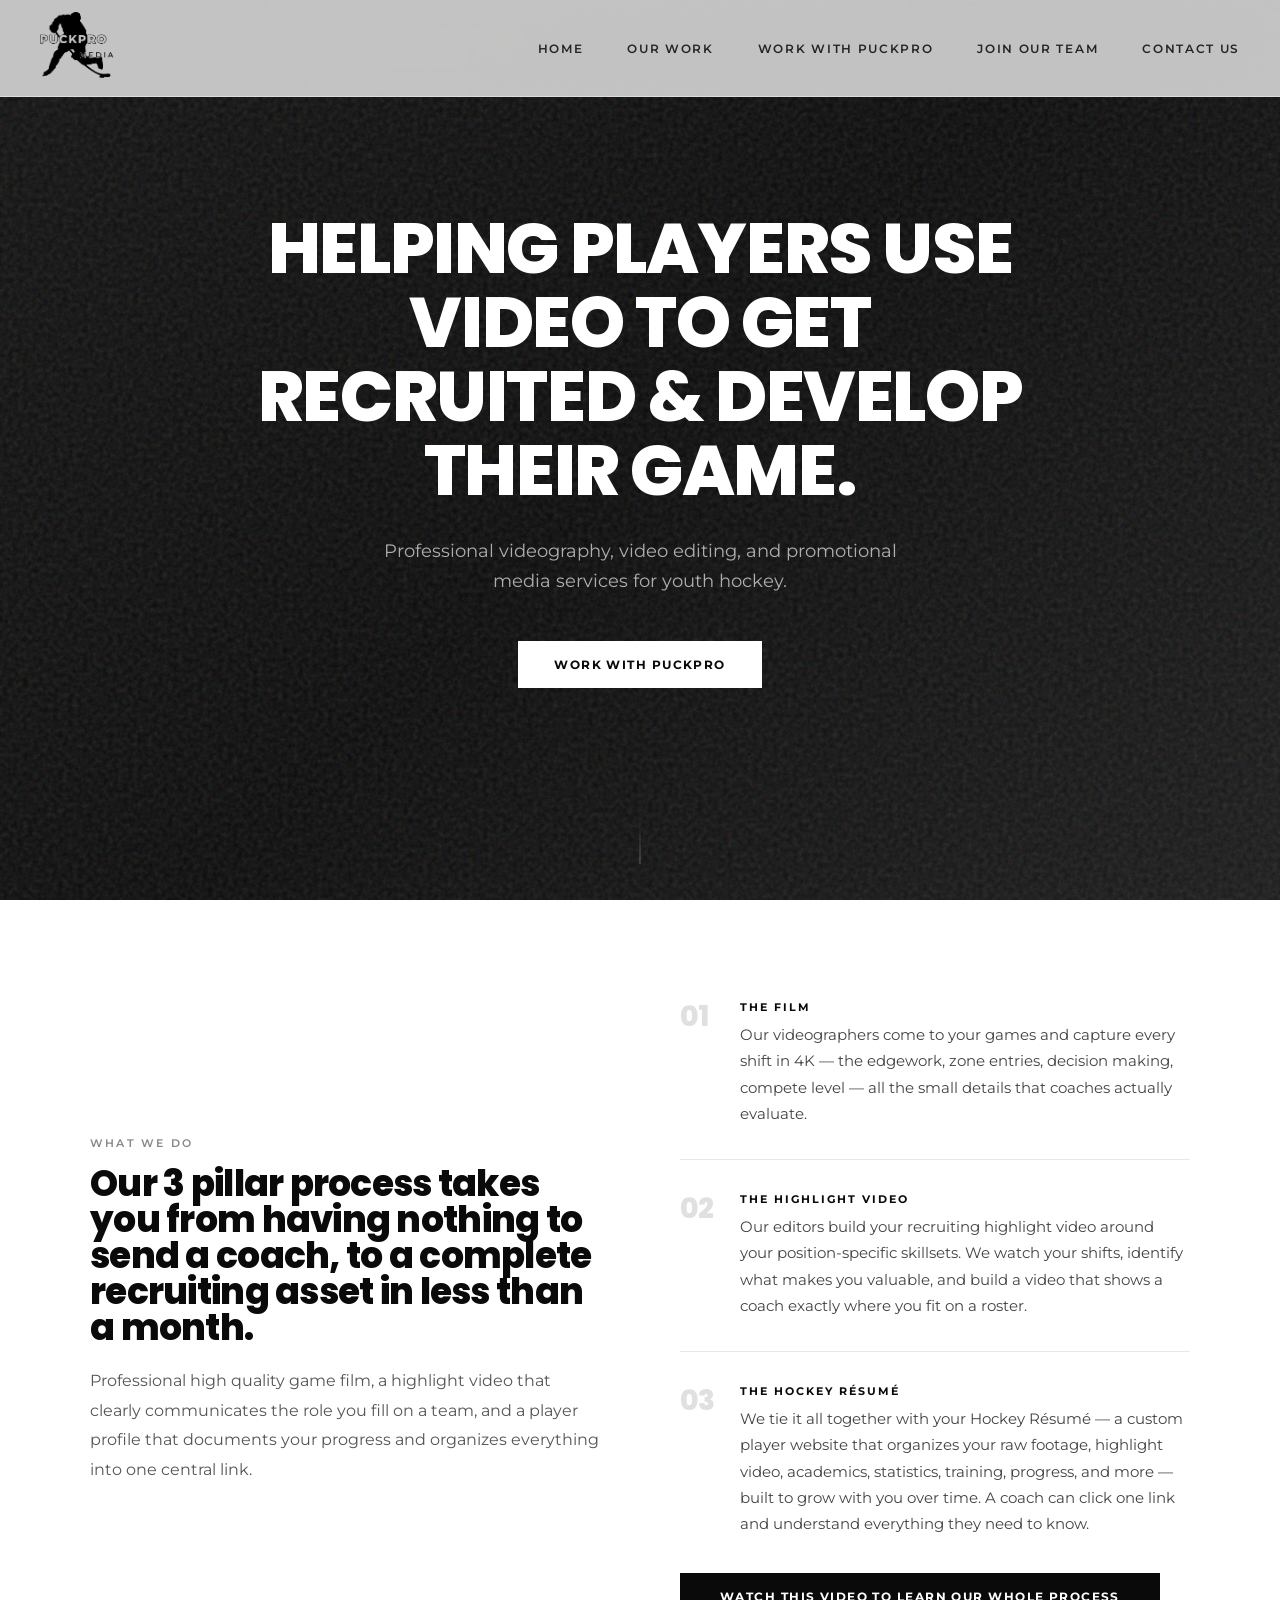
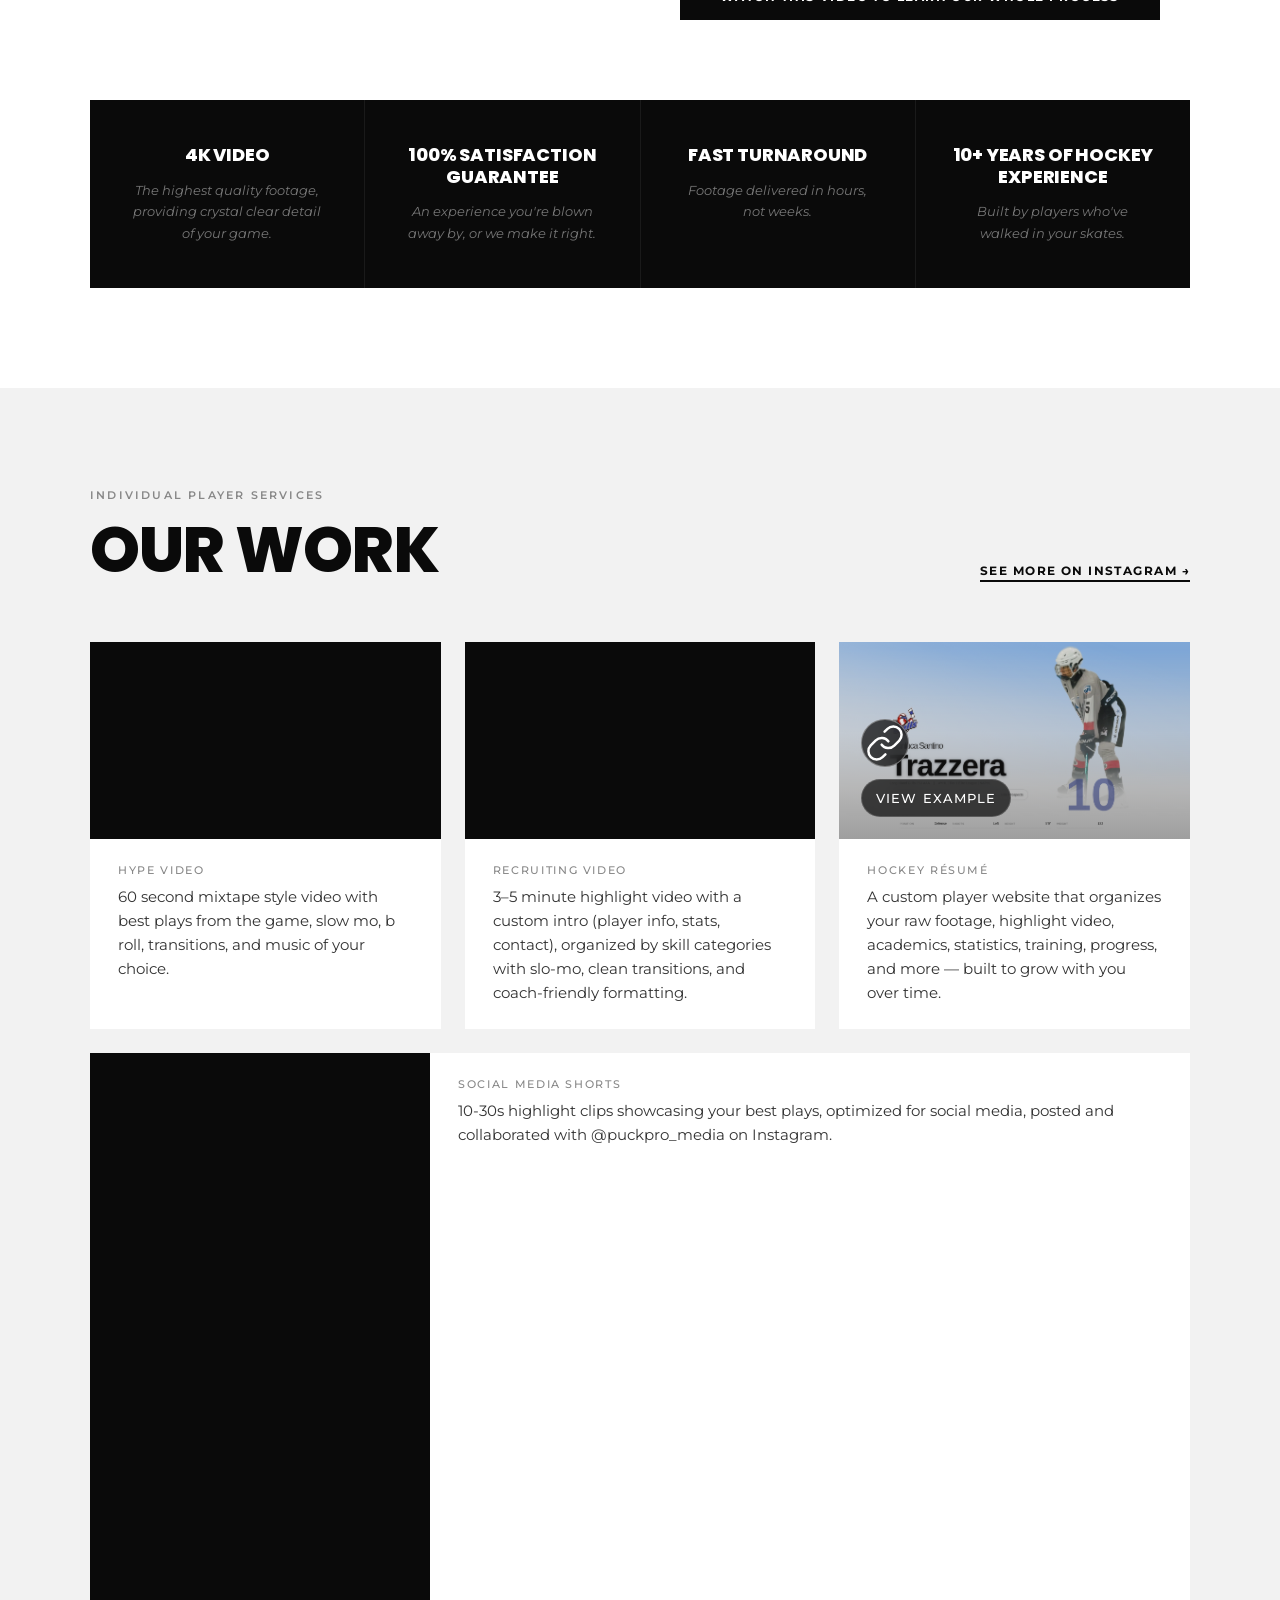
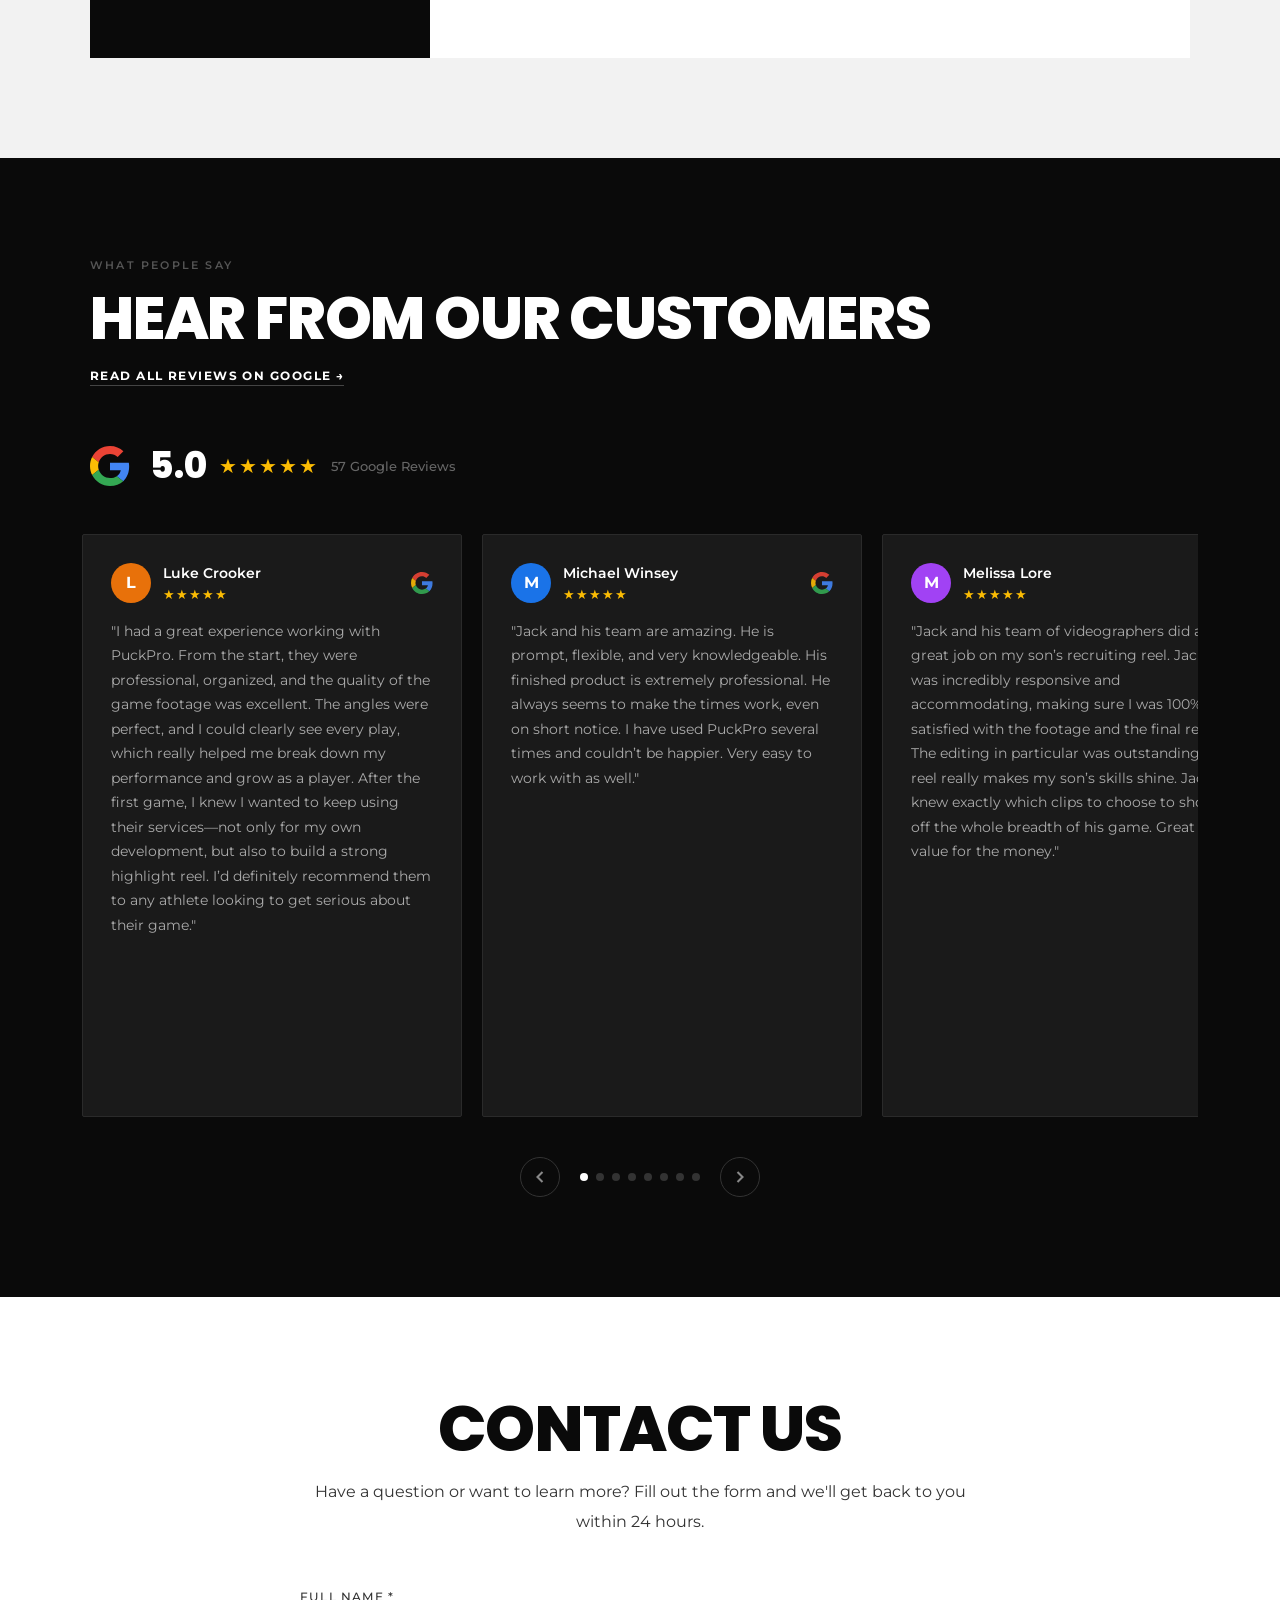
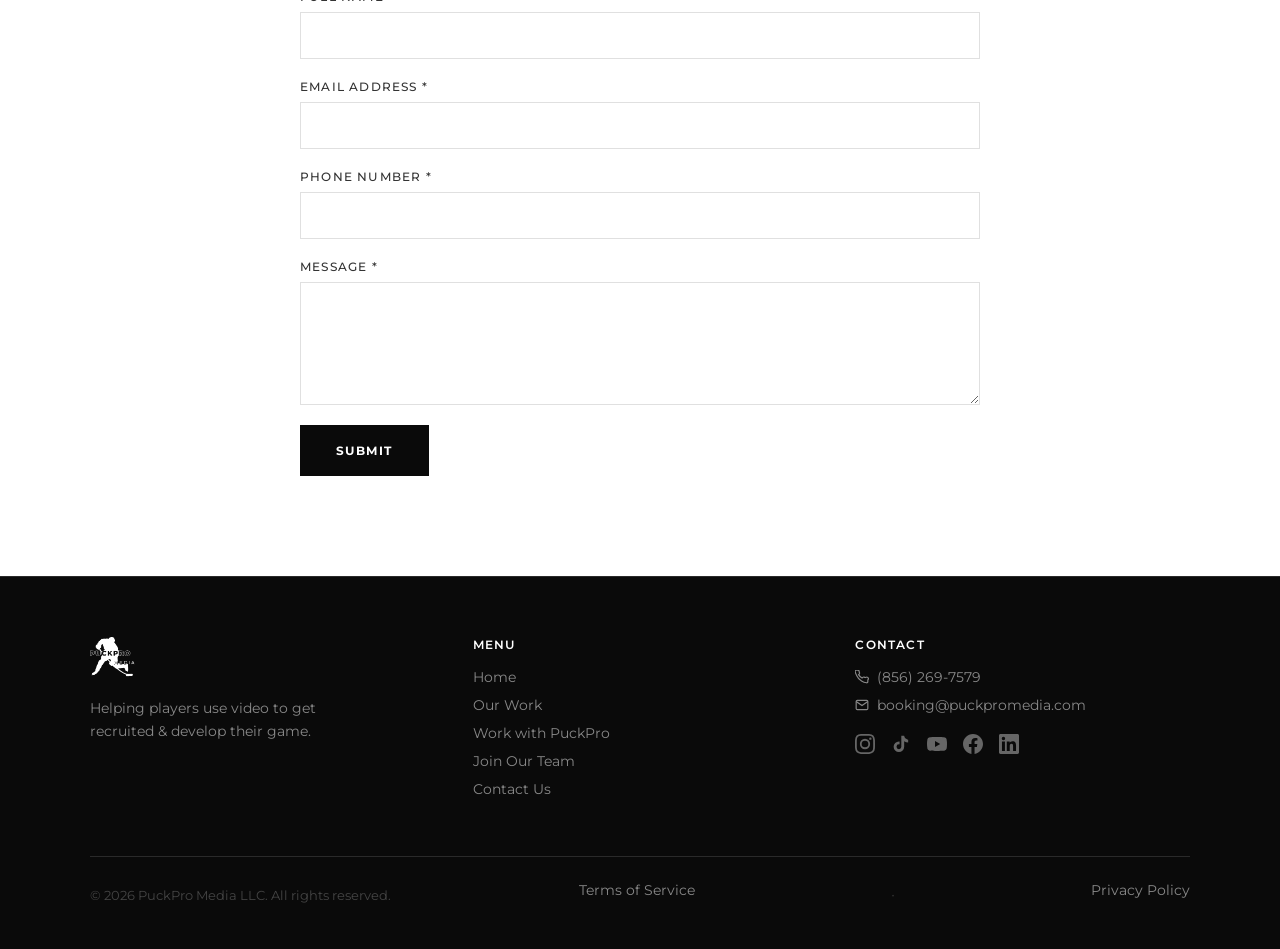
<file: index.html>
<!DOCTYPE html>
<html lang="en">
<head>
  <meta charset="UTF-8" />
  <meta name="viewport" content="width=device-width, initial-scale=1.0" />
  <title>PuckPro Media | Hockey Videography & Recruiting Media</title>
  <meta name="description" content="Professional hockey videography, video editing, and promotional media for youth hockey players. Helping players use video to get recruited." />
  <link rel="preconnect" href="https://fonts.googleapis.com" />
  <link rel="preconnect" href="https://fonts.gstatic.com" crossorigin />
  <link href="https://fonts.googleapis.com/css2?family=Poppins:wght@800;900&family=Montserrat:wght@400;500;600;700&display=swap" rel="stylesheet" />
  <link rel="icon" href="/favicon.ico" sizes="any" />
  <link rel="icon" type="image/png" sizes="32x32" href="/favicon-32x32.png" />
  <link rel="apple-touch-icon" href="/apple-touch-icon.png" />
  <link rel="stylesheet" href="/style.css" />
</head>
<body>

<!-- NAV -->
<nav id="nav">
  <div class="nav-inner">
    <a href="/" class="nav-logo">
      <img src="/logo-white.png" alt="PuckPro Media" />
    </a>
    <div class="nav-links" id="navLinks">
      <a href="/">Home</a>
      <a href="/#our-work">Our Work</a>
      <a href="/book/">Work with PuckPro</a>
      <a href="/join/">Join Our Team</a>
      <a href="/#contact">Contact Us</a>
    </div>
    <button class="nav-hamburger" id="hamburger" aria-label="Toggle menu">
      <span></span><span></span><span></span>
    </button>
  </div>
  <div class="nav-mobile" id="mobileMenu">
    <a href="/">Home</a>
    <a href="/#our-work">Our Work</a>
    <a href="/book/">Work with PuckPro</a>
    <a href="/join/">Join Our Team</a>
    <a href="/#contact">Contact Us</a>
  </div>
</nav>

<!-- ── 1. HERO ──────────────────────────────────── -->
<section class="hero">
  <div class="hero-bg"></div>
  <div class="hero-grain"></div>
  <div class="hero-content">
    
    <h1 class="display hero-headline">HELPING PLAYERS USE VIDEO TO GET RECRUITED &amp; DEVELOP THEIR GAME.</h1>
    <p class="hero-sub">Professional videography, video editing, and promotional media services for youth hockey.</p>
    <div class="hero-btns">
      <a href="/book/" class="btn-primary">Work with PuckPro</a>
    </div>
  </div>
  <div class="scroll-line"></div>
</section>

<!-- ── 2. VALUE PROP ────────────────────────────── -->
<section class="section-white">
  <div class="container">
    <div class="value-grid">
      <div class="value-left">
        <p class="label">What We Do</p>
        <p class="display-dark" style="font-size:clamp(22px,3vw,36px);margin-bottom:20px;">Our 3 pillar process takes you from having nothing to send a coach, to a complete recruiting asset in less than a month.</p>
        <p class="body-text" style="color:#555;">Professional high quality game film, a highlight video that clearly communicates the role you fill on a team, and a player profile that documents your progress and organizes everything into one central link.</p>
      </div>
      <div class="value-right">

        <!-- Pillar 1 -->
        <div class="pillar">
          <div class="pillar-num">01</div>
          <div class="pillar-body">
            <p class="pillar-title">THE FILM</p>
            <p class="pillar-text">Our videographers come to your games and capture every shift in 4K — the edgework, zone entries, decision making, compete level — all the small details that coaches actually evaluate.</p>
          </div>
        </div>

        <!-- Pillar 2 -->
        <div class="pillar">
          <div class="pillar-num">02</div>
          <div class="pillar-body">
            <p class="pillar-title">THE HIGHLIGHT VIDEO</p>
            <p class="pillar-text">Our editors build your recruiting highlight video around your position-specific skillsets. We watch your shifts, identify what makes you valuable, and build a video that shows a coach exactly where you fit on a roster.</p>
          </div>
        </div>

        <!-- Pillar 3 -->
        <div class="pillar">
          <div class="pillar-num">03</div>
          <div class="pillar-body">
            <p class="pillar-title">THE HOCKEY RÉSUMÉ</p>
            <p class="pillar-text">We tie it all together with your Hockey Résumé — a custom player website that organizes your raw footage, highlight video, academics, statistics, training, progress, and more — built to grow with you over time. A coach can click one link and understand everything they need to know.</p>
          </div>
        </div>

        <a id="process-video" href="#process-video" class="btn-dark" data-process-video style="display:inline-block;margin-top:36px;">Watch This Video to Learn Our Whole Process</a>
      </div>
    </div>

    <!-- Stats bar -->
    <div class="stats-bar">
      <div class="stat">
        <p class="stat-num">4K VIDEO</p>
        <p class="stat-desc">The highest quality footage, providing crystal clear detail of your game.</p>
      </div>
      <div class="stat">
        <p class="stat-num">100% SATISFACTION GUARANTEE</p>
        <p class="stat-desc">An experience you're blown away by, or we make it right.</p>
      </div>
      <div class="stat">
        <p class="stat-num">FAST TURNAROUND</p>
        <p class="stat-desc">Footage delivered in hours, not weeks.</p>
      </div>
      <div class="stat">
        <p class="stat-num">10+ YEARS OF HOCKEY EXPERIENCE</p>
        <p class="stat-desc">Built by players who've walked in your skates.</p>
      </div>
    </div>
  </div>
</section>

<!-- ── 3. OUR WORK ──────────────────────────────── -->
<section class="section-grey" id="our-work">
  <div class="container">
    <div class="section-header">
      <p class="label">Individual Player Services</p>
      <div class="section-header-row">
        <h2 class="display-dark">OUR WORK</h2>
        <a href="https://www.instagram.com/puckpro_media/" target="_blank" class="link-cta">See More on Instagram →</a>
      </div>
    </div>
    <div class="work-grid">

      <div class="work-card">
        <div class="work-media">
          <iframe
            src="https://player.mux.com/po02NBFdsE6UPgQmC69N7u01WpzmFI853qvIes00ko15900"
            style="width: 100%; border: none; aspect-ratio: 16/9;"
            allow="accelerometer; gyroscope; autoplay; encrypted-media; picture-in-picture;"
            allowfullscreen
            title="Hype Video"
          ></iframe>
        </div>
        <div class="work-info">
          <p class="work-tag">Hype Video</p>
          <p class="work-desc">60 second mixtape style video with best plays from the game, slow mo, b roll, transitions, and music of your choice.</p>
        </div>
      </div>

      <div class="work-card">
        <div class="work-media">
          <iframe
            src="https://player.mux.com/ckUWGZqt8t02d4K01zRe00jv3uniMgo9ZTiQLU9TkqKJsU"
            style="width: 100%; border: none;"
            allow="accelerometer; gyroscope; autoplay; encrypted-media; picture-in-picture;"
            allowfullscreen
            title="Recruiting Video"
          ></iframe>
        </div>
        <div class="work-info">
          <p class="work-tag">Recruiting Video</p>
          <p class="work-desc">3–5 minute highlight video with a custom intro (player info, stats, contact), organized by skill categories with slo-mo, clean transitions, and coach-friendly formatting.</p>
        </div>
      </div>

      <div class="work-card">
        <div class="work-media">
          <a href="https://www.gianlucasantinotrazzera.com/" target="_blank" class="media-link has-thumbnail">
            <img src="/hockey-resume-thumbnail.png" alt="Hockey Résumé example profile thumbnail for Gianluca Santino Trazzera" loading="lazy" />
            <div class="play-icon">
              <svg width="40" height="40" viewBox="0 0 24 24" fill="none" stroke="white" stroke-width="1.5"><path d="M10 13a5 5 0 007.54.54l3-3a5 5 0 00-7.07-7.07l-1.72 1.71" stroke-linecap="round"/><path d="M14 11a5 5 0 00-7.54-.54l-3 3a5 5 0 007.07 7.07l1.71-1.71" stroke-linecap="round"/></svg>
            </div>
            <span>View Example</span>
          </a>
        </div>
        <div class="work-info">
          <p class="work-tag">Hockey Résumé</p>
          <p class="work-desc">A custom player website that organizes your raw footage, highlight video, academics, statistics, training, progress, and more — built to grow with you over time.</p>
        </div>
      </div>

      <div class="work-card social-short-card">
        <div class="work-media work-media-short">
          <iframe
            src="https://player.mux.com/vBadmoOczMdlYG3uVOtLVJ5yCFmBnbmH02cw4sy00rMeE"
            style="width: 100%; border: none; aspect-ratio: 9/16;"
            allow="accelerometer; gyroscope; autoplay; encrypted-media; picture-in-picture;"
            allowfullscreen
            title="Social Clip"
          ></iframe>
        </div>
        <div class="work-info">
          <p class="work-tag">Social Media Shorts</p>
          <p class="work-desc">10-30s highlight clips showcasing your best plays, optimized for social media, posted and collaborated with @puckpro_media on Instagram.</p>
        </div>
      </div>

    </div>
  </div>
</section>

<!-- ── 4. REVIEWS ───────────────────────────────── -->
<section class="section-black" id="reviews">
  <div class="container">
    <div class="section-header">
      <p class="label-dim">What People Say</p>
      <div class="section-header-row">
        <h2 class="display-white">HEAR FROM OUR CUSTOMERS</h2>
        <a href="https://share.google/9bX8CBJOKBlsXlqQY" target="_blank" class="link-cta-white">Read All Reviews on Google →</a>
      </div>
    </div>

    <!-- Google rating summary -->
    <div class="google-summary">
      <svg class="google-logo" viewBox="0 0 48 48" xmlns="http://www.w3.org/2000/svg">
        <path fill="#EA4335" d="M24 9.5c3.54 0 6.71 1.22 9.21 3.6l6.85-6.85C35.9 2.38 30.47 0 24 0 14.62 0 6.51 5.38 2.56 13.22l7.98 6.19C12.43 13.72 17.74 9.5 24 9.5z"/>
        <path fill="#4285F4" d="M46.98 24.55c0-1.57-.15-3.09-.38-4.55H24v9.02h12.94c-.58 2.96-2.26 5.48-4.78 7.18l7.73 6c4.51-4.18 7.09-10.36 7.09-17.65z"/>
        <path fill="#FBBC05" d="M10.53 28.59c-.48-1.45-.76-2.99-.76-4.59s.27-3.14.76-4.59l-7.98-6.19C.92 16.46 0 20.12 0 24c0 3.88.92 7.54 2.56 10.78l7.97-6.19z"/>
        <path fill="#34A853" d="M24 48c6.48 0 11.93-2.13 15.89-5.81l-7.73-6c-2.18 1.48-4.97 2.29-8.16 2.29-6.26 0-11.57-4.22-13.47-9.91l-7.98 6.19C6.51 42.62 14.62 48 24 48z"/>
        <path fill="none" d="M0 0h48v48H0z"/>
      </svg>
      <div class="google-rating-info">
        <span class="google-score">5.0</span>
        <div class="google-stars-row">★★★★★</div>
        <span class="google-count">57 Google Reviews</span>
      </div>
    </div>

    <!-- Scrollable carousel -->
    <div class="reviews-carousel-wrap">
      <div class="reviews-carousel" id="reviewsCarousel">

        <div class="review-card">
          <div class="review-card-top">
            <div class="reviewer-avatar" style="background:#e8710a;">L</div>
            <div class="reviewer-info">
              <p class="reviewer-name">Luke Crooker</p>
              <div class="google-card-stars">★★★★★</div>
            </div>
            <svg class="google-g" viewBox="0 0 48 48" xmlns="http://www.w3.org/2000/svg" width="22" height="22"><path fill="#EA4335" d="M24 9.5c3.54 0 6.71 1.22 9.21 3.6l6.85-6.85C35.9 2.38 30.47 0 24 0 14.62 0 6.51 5.38 2.56 13.22l7.98 6.19C12.43 13.72 17.74 9.5 24 9.5z"/><path fill="#4285F4" d="M46.98 24.55c0-1.57-.15-3.09-.38-4.55H24v9.02h12.94c-.58 2.96-2.26 5.48-4.78 7.18l7.73 6c4.51-4.18 7.09-10.36 7.09-17.65z"/><path fill="#FBBC05" d="M10.53 28.59c-.48-1.45-.76-2.99-.76-4.59s.27-3.14.76-4.59l-7.98-6.19C.92 16.46 0 20.12 0 24c0 3.88.92 7.54 2.56 10.78l7.97-6.19z"/><path fill="#34A853" d="M24 48c6.48 0 11.93-2.13 15.89-5.81l-7.73-6c-2.18 1.48-4.97 2.29-8.16 2.29-6.26 0-11.57-4.22-13.47-9.91l-7.98 6.19C6.51 42.62 14.62 48 24 48z"/></svg>
          </div>
          <p class="review-text">"I had a great experience working with PuckPro. From the start, they were professional, organized, and the quality of the game footage was excellent. The angles were perfect, and I could clearly see every play, which really helped me break down my performance and grow as a player. After the first game, I knew I wanted to keep using their services—not only for my own development, but also to build a strong highlight reel. I’d definitely recommend them to any athlete looking to get serious about their game."</p>
        </div>

        <div class="review-card">
          <div class="review-card-top">
            <div class="reviewer-avatar" style="background:#1a73e8;">M</div>
            <div class="reviewer-info">
              <p class="reviewer-name">Michael Winsey</p>
              <div class="google-card-stars">★★★★★</div>
            </div>
            <svg class="google-g" viewBox="0 0 48 48" xmlns="http://www.w3.org/2000/svg" width="22" height="22"><path fill="#EA4335" d="M24 9.5c3.54 0 6.71 1.22 9.21 3.6l6.85-6.85C35.9 2.38 30.47 0 24 0 14.62 0 6.51 5.38 2.56 13.22l7.98 6.19C12.43 13.72 17.74 9.5 24 9.5z"/><path fill="#4285F4" d="M46.98 24.55c0-1.57-.15-3.09-.38-4.55H24v9.02h12.94c-.58 2.96-2.26 5.48-4.78 7.18l7.73 6c4.51-4.18 7.09-10.36 7.09-17.65z"/><path fill="#FBBC05" d="M10.53 28.59c-.48-1.45-.76-2.99-.76-4.59s.27-3.14.76-4.59l-7.98-6.19C.92 16.46 0 20.12 0 24c0 3.88.92 7.54 2.56 10.78l7.97-6.19z"/><path fill="#34A853" d="M24 48c6.48 0 11.93-2.13 15.89-5.81l-7.73-6c-2.18 1.48-4.97 2.29-8.16 2.29-6.26 0-11.57-4.22-13.47-9.91l-7.98 6.19C6.51 42.62 14.62 48 24 48z"/></svg>
          </div>
          <p class="review-text">"Jack and his team are amazing. He is prompt, flexible, and very knowledgeable. His finished product is extremely professional. He always seems to make the times work, even on short notice. I have used PuckPro several times and couldn’t be happier. Very easy to work with as well."</p>
        </div>

        <div class="review-card">
          <div class="review-card-top">
            <div class="reviewer-avatar" style="background:#a142f4;">M</div>
            <div class="reviewer-info">
              <p class="reviewer-name">Melissa Lore</p>
              <div class="google-card-stars">★★★★★</div>
            </div>
            <svg class="google-g" viewBox="0 0 48 48" xmlns="http://www.w3.org/2000/svg" width="22" height="22"><path fill="#EA4335" d="M24 9.5c3.54 0 6.71 1.22 9.21 3.6l6.85-6.85C35.9 2.38 30.47 0 24 0 14.62 0 6.51 5.38 2.56 13.22l7.98 6.19C12.43 13.72 17.74 9.5 24 9.5z"/><path fill="#4285F4" d="M46.98 24.55c0-1.57-.15-3.09-.38-4.55H24v9.02h12.94c-.58 2.96-2.26 5.48-4.78 7.18l7.73 6c4.51-4.18 7.09-10.36 7.09-17.65z"/><path fill="#FBBC05" d="M10.53 28.59c-.48-1.45-.76-2.99-.76-4.59s.27-3.14.76-4.59l-7.98-6.19C.92 16.46 0 20.12 0 24c0 3.88.92 7.54 2.56 10.78l7.97-6.19z"/><path fill="#34A853" d="M24 48c6.48 0 11.93-2.13 15.89-5.81l-7.73-6c-2.18 1.48-4.97 2.29-8.16 2.29-6.26 0-11.57-4.22-13.47-9.91l-7.98 6.19C6.51 42.62 14.62 48 24 48z"/></svg>
          </div>
          <p class="review-text">"Jack and his team of videographers did a great job on my son’s recruiting reel. Jack was incredibly responsive and accommodating, making sure I was 100% satisfied with the footage and the final result. The editing in particular was outstanding, the reel really makes my son’s skills shine. Jack knew exactly which clips to choose to show off the whole breadth of his game. Great value for the money."</p>
        </div>

        <div class="review-card">
          <div class="review-card-top">
            <div class="reviewer-avatar" style="background:#34a853;">J</div>
            <div class="reviewer-info">
              <p class="reviewer-name">Jason Reilly</p>
              <div class="google-card-stars">★★★★★</div>
            </div>
            <svg class="google-g" viewBox="0 0 48 48" xmlns="http://www.w3.org/2000/svg" width="22" height="22"><path fill="#EA4335" d="M24 9.5c3.54 0 6.71 1.22 9.21 3.6l6.85-6.85C35.9 2.38 30.47 0 24 0 14.62 0 6.51 5.38 2.56 13.22l7.98 6.19C12.43 13.72 17.74 9.5 24 9.5z"/><path fill="#4285F4" d="M46.98 24.55c0-1.57-.15-3.09-.38-4.55H24v9.02h12.94c-.58 2.96-2.26 5.48-4.78 7.18l7.73 6c4.51-4.18 7.09-10.36 7.09-17.65z"/><path fill="#FBBC05" d="M10.53 28.59c-.48-1.45-.76-2.99-.76-4.59s.27-3.14.76-4.59l-7.98-6.19C.92 16.46 0 20.12 0 24c0 3.88.92 7.54 2.56 10.78l7.97-6.19z"/><path fill="#34A853" d="M24 48c6.48 0 11.93-2.13 15.89-5.81l-7.73-6c-2.18 1.48-4.97 2.29-8.16 2.29-6.26 0-11.57-4.22-13.47-9.91l-7.98 6.19C6.51 42.62 14.62 48 24 48z"/></svg>
          </div>
          <p class="review-text">"Thank you to Jack and Dylan at PuckPro Media. I came across their information on a social media page and I was able reach out with a very quick response back from PuckPro Media. My son plays for a team in Nashua NH and had a tournament in Marlborough, Massachusetts (45 min. away) and PuckPro, with very short notice, was able to get things organized and make incredible recruiting videos. There was outstanding communication and their fees were very Reasonable. A very special thanks to both Jack and Dylan for a very professional job.
I know everybody’s life is busy and has a lot going on and I know it was difficult to communicate with me with my hectic schedule so I sincerely appreciate Jack and Dylan’s patients in providing an outstanding product for my family"</p>
        </div>

        <div class="review-card">
          <div class="review-card-top">
            <div class="reviewer-avatar" style="background:#ea4335;">I</div>
            <div class="reviewer-info">
              <p class="reviewer-name">Ingrid Bennett</p>
              <div class="google-card-stars">★★★★★</div>
            </div>
            <svg class="google-g" viewBox="0 0 48 48" xmlns="http://www.w3.org/2000/svg" width="22" height="22"><path fill="#EA4335" d="M24 9.5c3.54 0 6.71 1.22 9.21 3.6l6.85-6.85C35.9 2.38 30.47 0 24 0 14.62 0 6.51 5.38 2.56 13.22l7.98 6.19C12.43 13.72 17.74 9.5 24 9.5z"/><path fill="#4285F4" d="M46.98 24.55c0-1.57-.15-3.09-.38-4.55H24v9.02h12.94c-.58 2.96-2.26 5.48-4.78 7.18l7.73 6c4.51-4.18 7.09-10.36 7.09-17.65z"/><path fill="#FBBC05" d="M10.53 28.59c-.48-1.45-.76-2.99-.76-4.59s.27-3.14.76-4.59l-7.98-6.19C.92 16.46 0 20.12 0 24c0 3.88.92 7.54 2.56 10.78l7.97-6.19z"/><path fill="#34A853" d="M24 48c6.48 0 11.93-2.13 15.89-5.81l-7.73-6c-2.18 1.48-4.97 2.29-8.16 2.29-6.26 0-11.57-4.22-13.47-9.91l-7.98 6.19C6.51 42.62 14.62 48 24 48z"/></svg>
          </div>
          <p class="review-text">"PuckPro Media delivers outstanding work and truly goes above and beyond for their clients. The quality of their content is top-notch—creative, professional, and always tailored to exactly what’s needed. What really sets them apart is their incredible customer service. They are responsive, easy to work with, and genuinely care about making sure everything is perfect. Highly recommend PuckPro Media to anyone looking for excellent results and a great experience!"</p>
        </div>

        <div class="review-card">
          <div class="review-card-top">
            <div class="reviewer-avatar" style="background:#1a73e8;">T</div>
            <div class="reviewer-info">
              <p class="reviewer-name">thomas colavito</p>
              <div class="google-card-stars">★★★★★</div>
            </div>
            <svg class="google-g" viewBox="0 0 48 48" xmlns="http://www.w3.org/2000/svg" width="22" height="22"><path fill="#EA4335" d="M24 9.5c3.54 0 6.71 1.22 9.21 3.6l6.85-6.85C35.9 2.38 30.47 0 24 0 14.62 0 6.51 5.38 2.56 13.22l7.98 6.19C12.43 13.72 17.74 9.5 24 9.5z"/><path fill="#4285F4" d="M46.98 24.55c0-1.57-.15-3.09-.38-4.55H24v9.02h12.94c-.58 2.96-2.26 5.48-4.78 7.18l7.73 6c4.51-4.18 7.09-10.36 7.09-17.65z"/><path fill="#FBBC05" d="M10.53 28.59c-.48-1.45-.76-2.99-.76-4.59s.27-3.14.76-4.59l-7.98-6.19C.92 16.46 0 20.12 0 24c0 3.88.92 7.54 2.56 10.78l7.97-6.19z"/><path fill="#34A853" d="M24 48c6.48 0 11.93-2.13 15.89-5.81l-7.73-6c-2.18 1.48-4.97 2.29-8.16 2.29-6.26 0-11.57-4.22-13.47-9.91l-7.98 6.19C6.51 42.62 14.62 48 24 48z"/></svg>
          </div>
          <p class="review-text">"PuckPro Media is a must have for any parent to help showcase their son or daughter in game time situations. The value of their service is they genuinely love the game, played the game and know what to look for during the game. Their recent collaboration with an advisory group is testament to their value in helping to promote your player as well as give the family great memories for a lifetime . I can not recommend PuckPro Media highly enough!!!! I promise you will not be disappointed in their work and professionalism!
Thomas C."</p>
        </div>

        <div class="review-card">
          <div class="review-card-top">
            <div class="reviewer-avatar" style="background:#34a853;">C</div>
            <div class="reviewer-info">
              <p class="reviewer-name">Christopher O’Brien</p>
              <div class="google-card-stars">★★★★★</div>
            </div>
            <svg class="google-g" viewBox="0 0 48 48" xmlns="http://www.w3.org/2000/svg" width="22" height="22"><path fill="#EA4335" d="M24 9.5c3.54 0 6.71 1.22 9.21 3.6l6.85-6.85C35.9 2.38 30.47 0 24 0 14.62 0 6.51 5.38 2.56 13.22l7.98 6.19C12.43 13.72 17.74 9.5 24 9.5z"/><path fill="#4285F4" d="M46.98 24.55c0-1.57-.15-3.09-.38-4.55H24v9.02h12.94c-.58 2.96-2.26 5.48-4.78 7.18l7.73 6c4.51-4.18 7.09-10.36 7.09-17.65z"/><path fill="#FBBC05" d="M10.53 28.59c-.48-1.45-.76-2.99-.76-4.59s.27-3.14.76-4.59l-7.98-6.19C.92 16.46 0 20.12 0 24c0 3.88.92 7.54 2.56 10.78l7.97-6.19z"/><path fill="#34A853" d="M24 48c6.48 0 11.93-2.13 15.89-5.81l-7.73-6c-2.18 1.48-4.97 2.29-8.16 2.29-6.26 0-11.57-4.22-13.47-9.91l-7.98 6.19C6.51 42.62 14.62 48 24 48z"/></svg>
          </div>
          <p class="review-text">"Jack and the team are 5⭐! My son participated in the Mayhem at the Mall tournament and PuckPro went above and beyond to produce clips, social posts, and an amazing game footage. Their work is exceptional and I would highly recommend having them come and work a game or a tournament wherever you are."</p>
        </div>

        <div class="review-card">
          <div class="review-card-top">
            <div class="reviewer-avatar" style="background:#e8710a;">I</div>
            <div class="reviewer-info">
              <p class="reviewer-name">Ian Card</p>
              <div class="google-card-stars">★★★★★</div>
            </div>
            <svg class="google-g" viewBox="0 0 48 48" xmlns="http://www.w3.org/2000/svg" width="22" height="22"><path fill="#EA4335" d="M24 9.5c3.54 0 6.71 1.22 9.21 3.6l6.85-6.85C35.9 2.38 30.47 0 24 0 14.62 0 6.51 5.38 2.56 13.22l7.98 6.19C12.43 13.72 17.74 9.5 24 9.5z"/><path fill="#4285F4" d="M46.98 24.55c0-1.57-.15-3.09-.38-4.55H24v9.02h12.94c-.58 2.96-2.26 5.48-4.78 7.18l7.73 6c4.51-4.18 7.09-10.36 7.09-17.65z"/><path fill="#FBBC05" d="M10.53 28.59c-.48-1.45-.76-2.99-.76-4.59s.27-3.14.76-4.59l-7.98-6.19C.92 16.46 0 20.12 0 24c0 3.88.92 7.54 2.56 10.78l7.97-6.19z"/><path fill="#34A853" d="M24 48c6.48 0 11.93-2.13 15.89-5.81l-7.73-6c-2.18 1.48-4.97 2.29-8.16 2.29-6.26 0-11.57-4.22-13.47-9.91l-7.98 6.19C6.51 42.62 14.62 48 24 48z"/></svg>
          </div>
          <p class="review-text">"PuckPro Media is an excellent photography and videography company. I’ve purchased multiple services in the past and not once was I ever disappointed with the results. They have a growing team that are willing to go above and beyond to satisfy their customers. They use some of the best equipment available to provide the cleanest videos and pictures. The owner of PuckPro Media started his own business locally and as he expanded and advertised on social media he grew a team which got him more and more clients and ultimately more success. I would highly recommend you use PuckPro Media for your Sports highlights and pictures!! BOOK TODAY!!"</p>
        </div>

      </div>
    </div>

    <!-- Carousel controls -->
    <div class="carousel-controls">
      <button class="carousel-btn" id="prevBtn" aria-label="Previous review">
        <svg width="20" height="20" viewBox="0 0 24 24" fill="none" stroke="currentColor" stroke-width="2.5"><polyline points="15 18 9 12 15 6"/></svg>
      </button>
      <div class="carousel-dots" id="carouselDots"></div>
      <button class="carousel-btn" id="nextBtn" aria-label="Next review">
        <svg width="20" height="20" viewBox="0 0 24 24" fill="none" stroke="currentColor" stroke-width="2.5"><polyline points="9 18 15 12 9 6"/></svg>
      </button>
    </div>

  </div>
</section>

<!-- ── 5. CONTACT ───────────────────────────────── -->
<section class="section-white" id="contact">
  <div class="container-narrow">
    <h2 class="display-dark" style="text-align:center;margin-bottom:16px;">CONTACT US</h2>
    <p class="body-text" style="text-align:center;margin-bottom:52px;">Have a question or want to learn more? Fill out the form and we'll get back to you within 24 hours.</p>

    <form id="contactForm" class="form" name="contact" method="POST" data-netlify="true">
      <input type="hidden" name="form-name" value="contact" />
      <div class="form-field">
        <label for="c-name">Full Name *</label>
        <input type="text" id="c-name" required />
      </div>
      <div class="form-field">
        <label for="c-email">Email Address *</label>
        <input type="email" id="c-email" required />
      </div>
      <div class="form-field">
        <label for="c-phone">Phone Number *</label>
        <input type="tel" id="c-phone" required />
      </div>
      <div class="form-field">
        <label for="c-msg">Message *</label>
        <textarea id="c-msg" rows="5" required></textarea>
      </div>
      <button type="submit" class="btn-submit">Submit</button>
    </form>
    <div id="contactSuccess" class="form-success" style="display:none;">
      <p class="display-white" style="font-size:32px;">MESSAGE RECEIVED</p>
      <p>We'll be in touch within 24 hours.</p>
    </div>
  </div>
</section>

<!-- FOOTER -->
<footer class="footer">
  <div class="container">
    <div class="footer-grid">
      <div>
        <img src="/logo-white.png" alt="PuckPro Media" class="footer-logo" />
        <p class="footer-body">Helping players use video to get recruited &amp; develop their game.</p>
      </div>
      <div>
        <p class="footer-heading">Menu</p>
        <a href="/" class="footer-link">Home</a>
        <a href="/#our-work" class="footer-link">Our Work</a>
        <a href="/book/" class="footer-link">Work with PuckPro</a>
        <a href="/join/" class="footer-link">Join Our Team</a>
        <a href="/#contact" class="footer-link">Contact Us</a>
      </div>
      <div>
        <p class="footer-heading">Contact</p>
        <a href="tel:8562697579" class="footer-link footer-contact-link">
          <svg width="14" height="14" viewBox="0 0 24 24" fill="none" stroke="currentColor" stroke-width="2" style="flex-shrink:0;"><path d="M22 16.92v3a2 2 0 01-2.18 2 19.79 19.79 0 01-8.63-3.07A19.5 19.5 0 013.07 9.81a19.79 19.79 0 01-3.07-8.68A2 2 0 012 .18h3a2 2 0 012 1.72c.127.96.361 1.903.7 2.81a2 2 0 01-.45 2.11L6.09 7.91a16 16 0 006 6l1.27-1.27a2 2 0 012.11-.45c.907.339 1.85.573 2.81.7A2 2 0 0122 16.92z"/></svg>
          (856) 269-7579
        </a>
        <a href="mailto:booking@puckpromedia.com" class="footer-link footer-contact-link">
          <svg width="14" height="14" viewBox="0 0 24 24" fill="none" stroke="currentColor" stroke-width="2" style="flex-shrink:0;"><path d="M4 4h16c1.1 0 2 .9 2 2v12c0 1.1-.9 2-2 2H4c-1.1 0-2-.9-2-2V6c0-1.1.9-2 2-2z"/><polyline points="22,6 12,13 2,6"/></svg>
          booking@puckpromedia.com
        </a>
          <div class="footer-social">
            <a href="https://www.instagram.com/puckpro_media" target="_blank" class="footer-social-link" aria-label="Instagram">
              <svg width="20" height="20" viewBox="0 0 24 24" fill="currentColor"><path d="M12 2.163c3.204 0 3.584.012 4.85.07 3.252.148 4.771 1.691 4.919 4.919.058 1.265.069 1.645.069 4.849 0 3.205-.012 3.584-.069 4.849-.149 3.225-1.664 4.771-4.919 4.919-1.266.058-1.644.07-4.85.07-3.204 0-3.584-.012-4.849-.07-3.26-.149-4.771-1.699-4.919-4.92-.058-1.265-.07-1.644-.07-4.849 0-3.204.013-3.583.07-4.849.149-3.227 1.664-4.771 4.919-4.919 1.266-.057 1.645-.069 4.849-.069zM12 0C8.741 0 8.333.014 7.053.072 2.695.272.273 2.69.073 7.052.014 8.333 0 8.741 0 12c0 3.259.014 3.668.072 4.948.2 4.358 2.618 6.78 6.98 6.98C8.333 23.986 8.741 24 12 24c3.259 0 3.668-.014 4.948-.072 4.354-.2 6.782-2.618 6.979-6.98.059-1.28.073-1.689.073-4.948 0-3.259-.014-3.667-.072-4.947-.196-4.354-2.617-6.78-6.979-6.98C15.668.014 15.259 0 12 0zm0 5.838a6.162 6.162 0 100 12.324 6.162 6.162 0 000-12.324zM12 16a4 4 0 110-8 4 4 0 010 8zm6.406-11.845a1.44 1.44 0 100 2.881 1.44 1.44 0 000-2.881z"/></svg>
            </a>
            <a href="https://www.tiktok.com/@puckpro_media" target="_blank" class="footer-social-link" aria-label="TikTok">
              <svg width="20" height="20" viewBox="0 0 24 24" fill="currentColor"><path d="M19.59 6.69a4.83 4.83 0 01-3.77-4.25V2h-3.45v13.67a2.89 2.89 0 01-2.88 2.5 2.89 2.89 0 01-2.89-2.89 2.89 2.89 0 012.89-2.89c.28 0 .54.04.79.1V9.01a6.33 6.33 0 00-.79-.05 6.34 6.34 0 00-6.34 6.34 6.34 6.34 0 006.34 6.34 6.34 6.34 0 006.33-6.34V8.69a8.18 8.18 0 004.78 1.52V6.78a4.85 4.85 0 01-1.01-.09z"/></svg>
            </a>
            <a href="https://www.youtube.com/@PuckProMedia" target="_blank" class="footer-social-link" aria-label="YouTube">
              <svg width="20" height="20" viewBox="0 0 24 24" fill="currentColor"><path d="M23.495 6.205a3.007 3.007 0 00-2.088-2.088c-1.87-.501-9.396-.501-9.396-.501s-7.507-.01-9.396.501A3.007 3.007 0 00.527 6.205a31.247 31.247 0 00-.522 5.805 31.247 31.247 0 00.522 5.783 3.007 3.007 0 002.088 2.088c1.868.502 9.396.502 9.396.502s7.506 0 9.396-.502a3.007 3.007 0 002.088-2.088 31.247 31.247 0 00.5-5.783 31.247 31.247 0 00-.5-5.805zM9.609 15.601V8.408l6.264 3.602z"/></svg>
            </a>
            <a href="https://www.facebook.com/profile.php?id=100089099956779" target="_blank" class="footer-social-link" aria-label="Facebook">
              <svg width="20" height="20" viewBox="0 0 24 24" fill="currentColor"><path d="M24 12.073c0-6.627-5.373-12-12-12s-12 5.373-12 12c0 5.99 4.388 10.954 10.125 11.854v-8.385H7.078v-3.47h3.047V9.43c0-3.007 1.792-4.669 4.533-4.669 1.312 0 2.686.235 2.686.235v2.953H15.83c-1.491 0-1.956.925-1.956 1.874v2.25h3.328l-.532 3.47h-2.796v8.385C19.612 23.027 24 18.062 24 12.073z"/></svg>
            </a>
            <a href="https://www.linkedin.com/company/puckpro-media-llc/?viewAsMember=true" target="_blank" class="footer-social-link" aria-label="LinkedIn">
              <svg width="20" height="20" viewBox="0 0 24 24" fill="currentColor"><path d="M20.447 20.452h-3.554v-5.569c0-1.328-.027-3.037-1.852-3.037-1.853 0-2.136 1.445-2.136 2.939v5.667H9.351V9h3.414v1.561h.046c.477-.9 1.637-1.85 3.37-1.85 3.601 0 4.267 2.37 4.267 5.455v6.286zM5.337 7.433a2.062 2.062 0 01-2.063-2.065 2.064 2.064 0 112.063 2.065zm1.782 13.019H3.555V9h3.564v11.452zM22.225 0H1.771C.792 0 0 .774 0 1.729v20.542C0 23.227.792 24 1.771 24h20.451C23.2 24 24 23.227 24 22.271V1.729C24 .774 23.2 0 22.222 0h.003z"/></svg>
            </a>
          </div>
      </div>
    </div>
    <div class="footer-bottom">
      <p>© 2026 PuckPro Media LLC. All rights reserved.</p>
      <a href="/terms/" class="footer-link">Terms of Service</a> <span style="color:#333;margin:0 8px;">·</span> <a href="/privacy/" class="footer-link">Privacy Policy</a>
    </div>
  </div>
</footer>

<div class="process-video-modal" id="processVideoModal" hidden>
  <button class="process-video-backdrop" type="button" data-process-video-close aria-label="Close video"></button>
  <div class="process-video-dialog" role="dialog" aria-modal="true" aria-label="PuckPro process video">
    <button class="process-video-close" type="button" data-process-video-close aria-label="Close video">×</button>
    <iframe
      data-src="https://player.mux.com/3vN3MKy92KiS4eMHjn5edUueYjG4jplyOe2QLbQnYUo"
      style="width: 100%; border: none; aspect-ratio: 16/9;"
      allow="accelerometer; gyroscope; autoplay; encrypted-media; picture-in-picture;"
      allowfullscreen
      title="PuckPro service process video"
    ></iframe>
  </div>
</div>

<script src="/main.js"></script>
<script>
  // Contact form
  document.getElementById('contactForm').addEventListener('submit', async function(e) {
    e.preventDefault();
    var sent = await window.submitPuckProForm(this, 'contact');
    if (!sent) return;

    this.style.display = 'none';
    document.getElementById('contactSuccess').style.display = 'block';
  });

  // Review carousel
  (function() {
    const carousel = document.getElementById('reviewsCarousel');
    const cards = carousel.querySelectorAll('.review-card');
    const dotsContainer = document.getElementById('carouselDots');
    let current = 0;
    let autoTimer;

    // Build dots
    cards.forEach(function(_, i) {
      var dot = document.createElement('button');
      dot.className = 'carousel-dot' + (i === 0 ? ' active' : '');
      dot.setAttribute('aria-label', 'Review ' + (i + 1));
      dot.addEventListener('click', function() { goTo(i); });
      dotsContainer.appendChild(dot);
    });

    function goTo(index) {
      current = (index + cards.length) % cards.length;
      var cardW = cards[0].offsetWidth + 24; // card width + gap
      carousel.scrollTo({ left: current * cardW, behavior: 'smooth' });
      dotsContainer.querySelectorAll('.carousel-dot').forEach(function(d, i) {
        d.classList.toggle('active', i === current);
      });
      resetAuto();
    }

    document.getElementById('prevBtn').addEventListener('click', function() { goTo(current - 1); });
    document.getElementById('nextBtn').addEventListener('click', function() { goTo(current + 1); });

    function resetAuto() {
      clearInterval(autoTimer);
      autoTimer = setInterval(function() { goTo(current + 1); }, 5000);
    }
    resetAuto();

    // Sync dots on manual scroll
    carousel.addEventListener('scroll', function() {
      var cardW = cards[0].offsetWidth + 24;
      var idx = Math.round(carousel.scrollLeft / cardW);
      if (idx !== current) {
        current = idx;
        dotsContainer.querySelectorAll('.carousel-dot').forEach(function(d, i) {
          d.classList.toggle('active', i === current);
        });
      }
    });
  })();
</script>
</body>
</html>
</file>
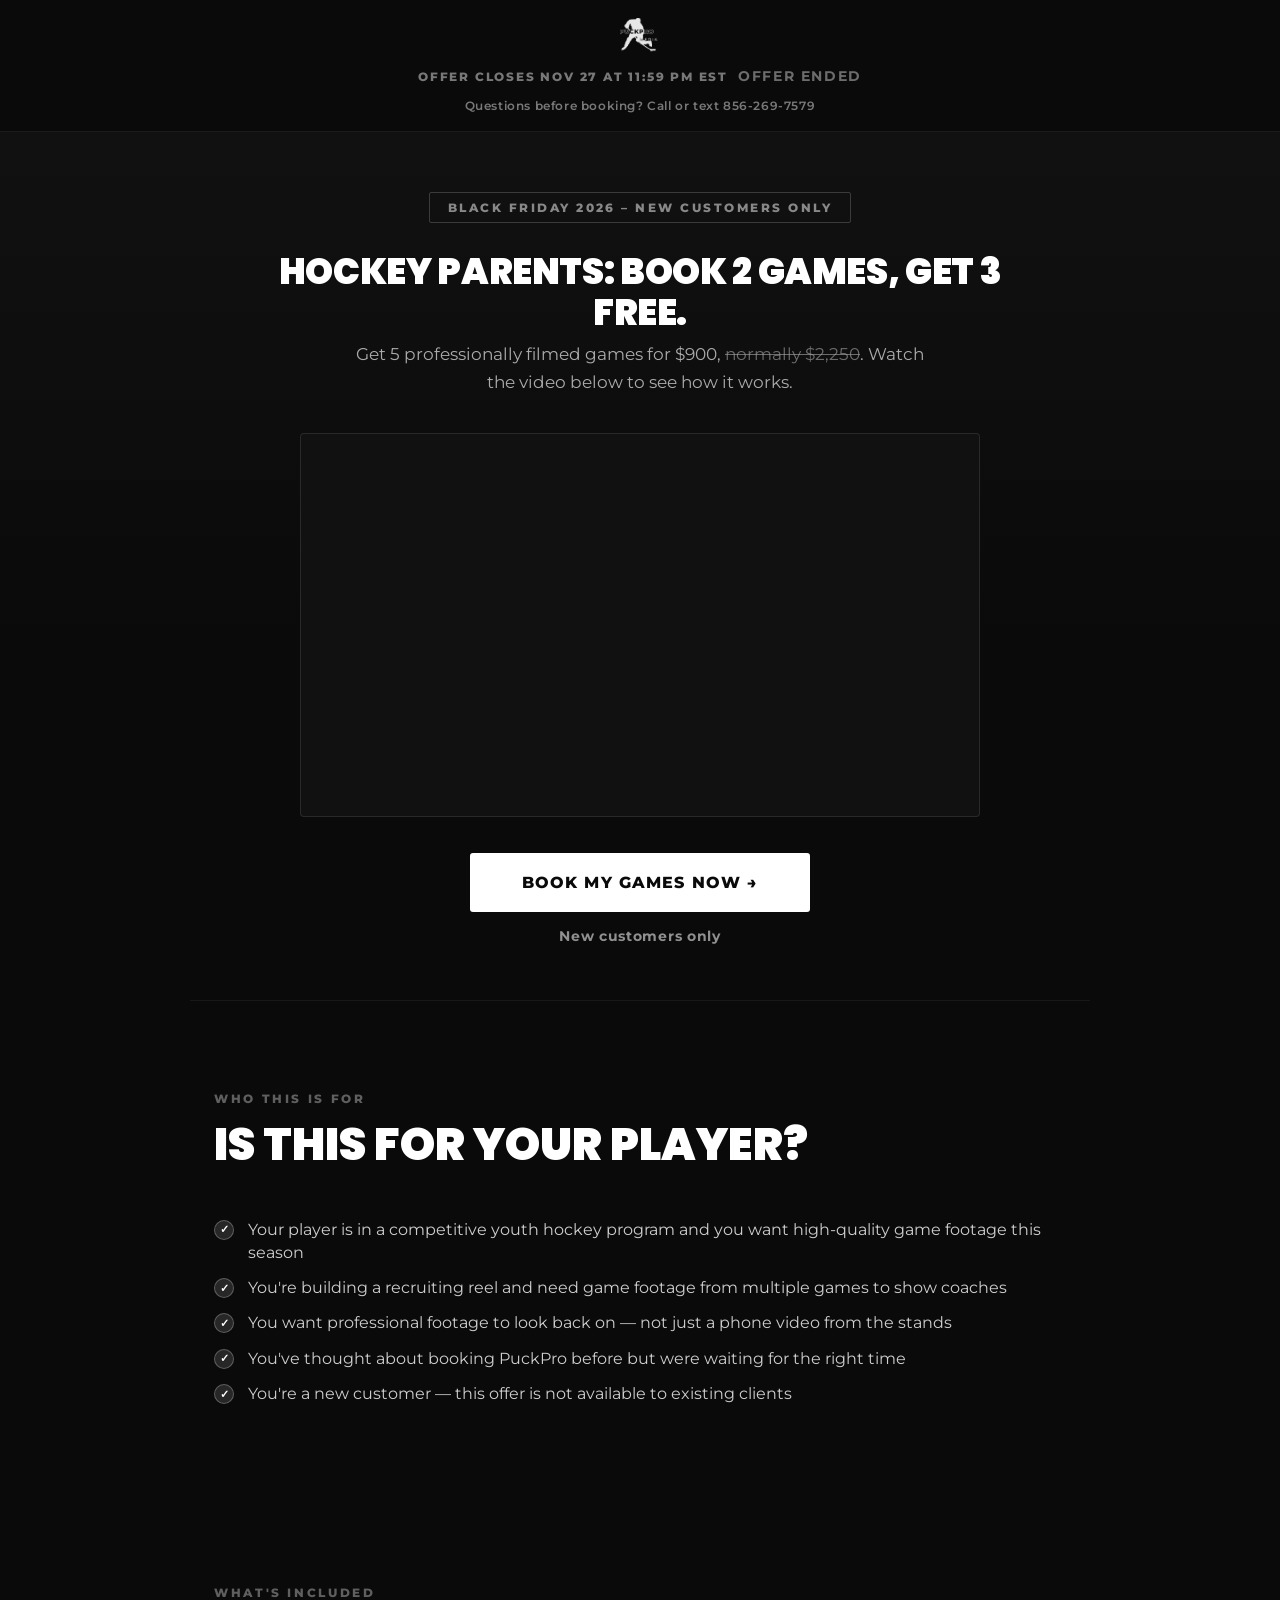
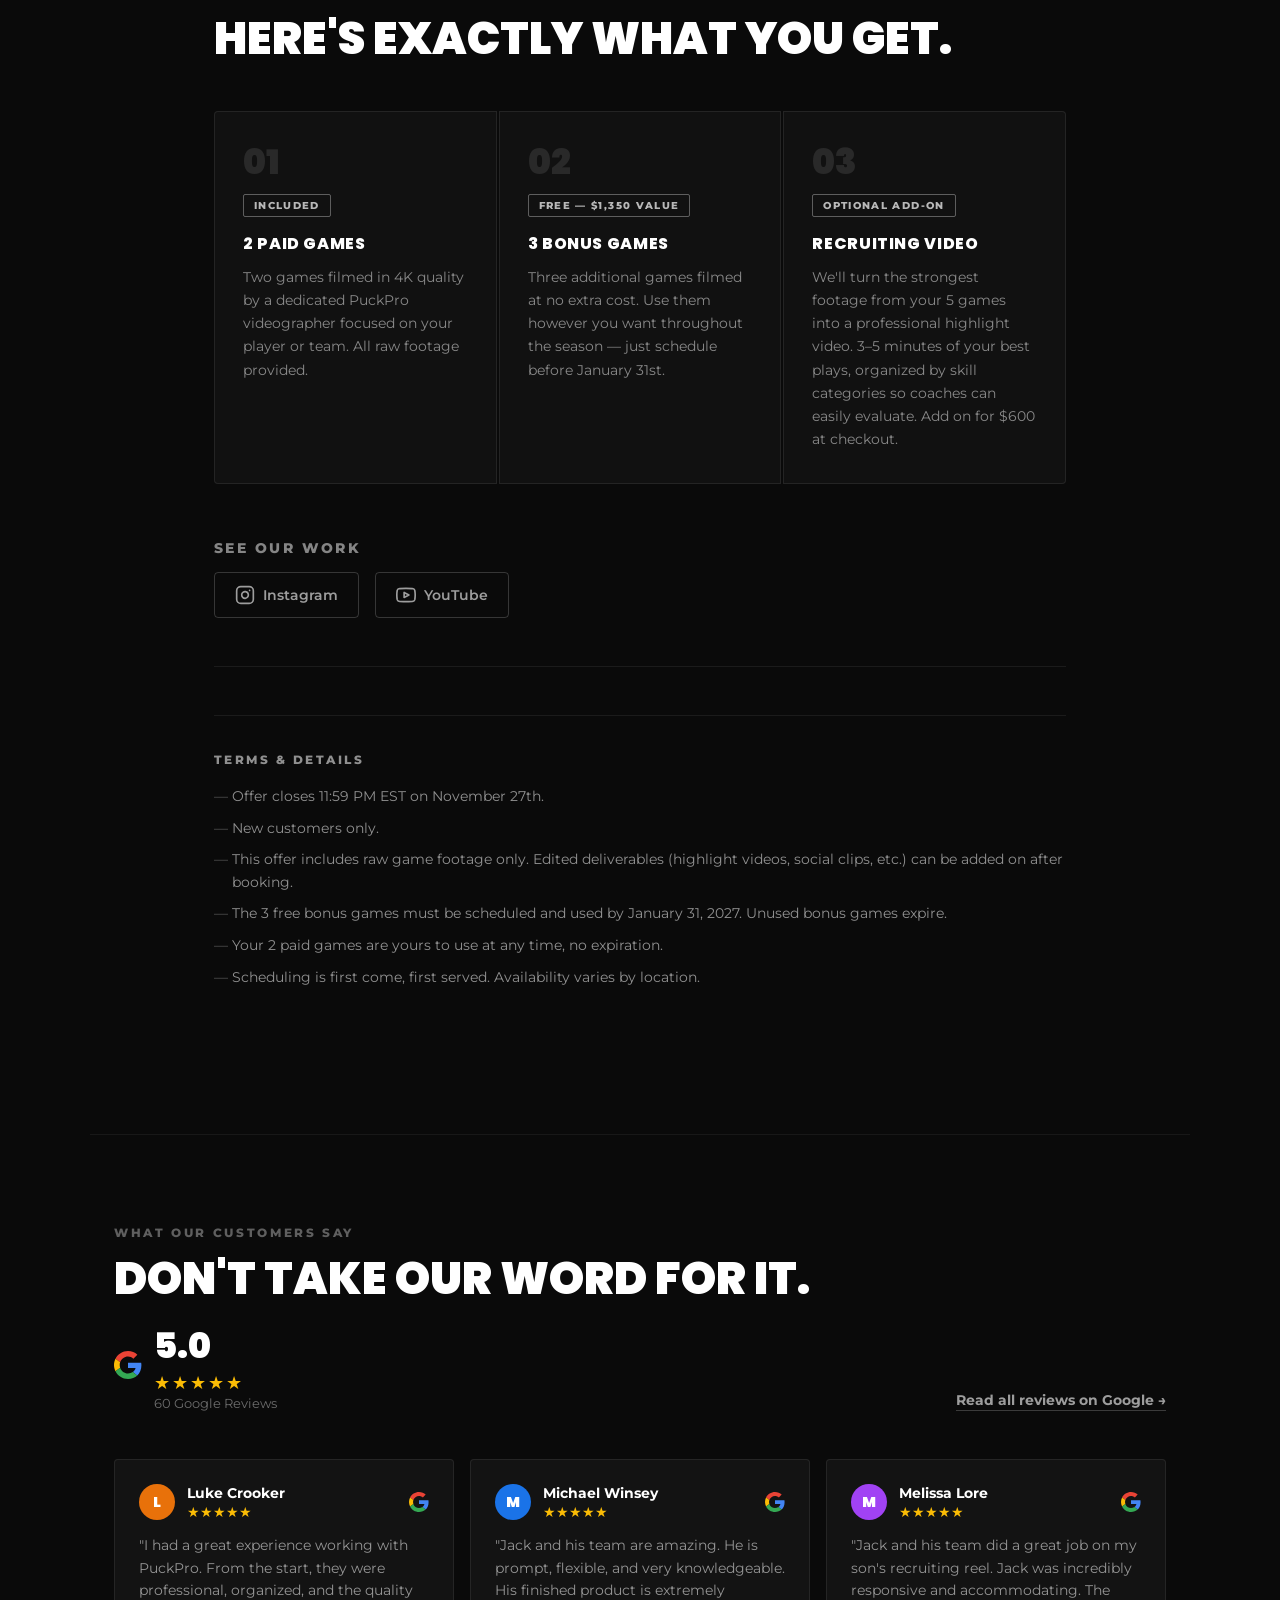
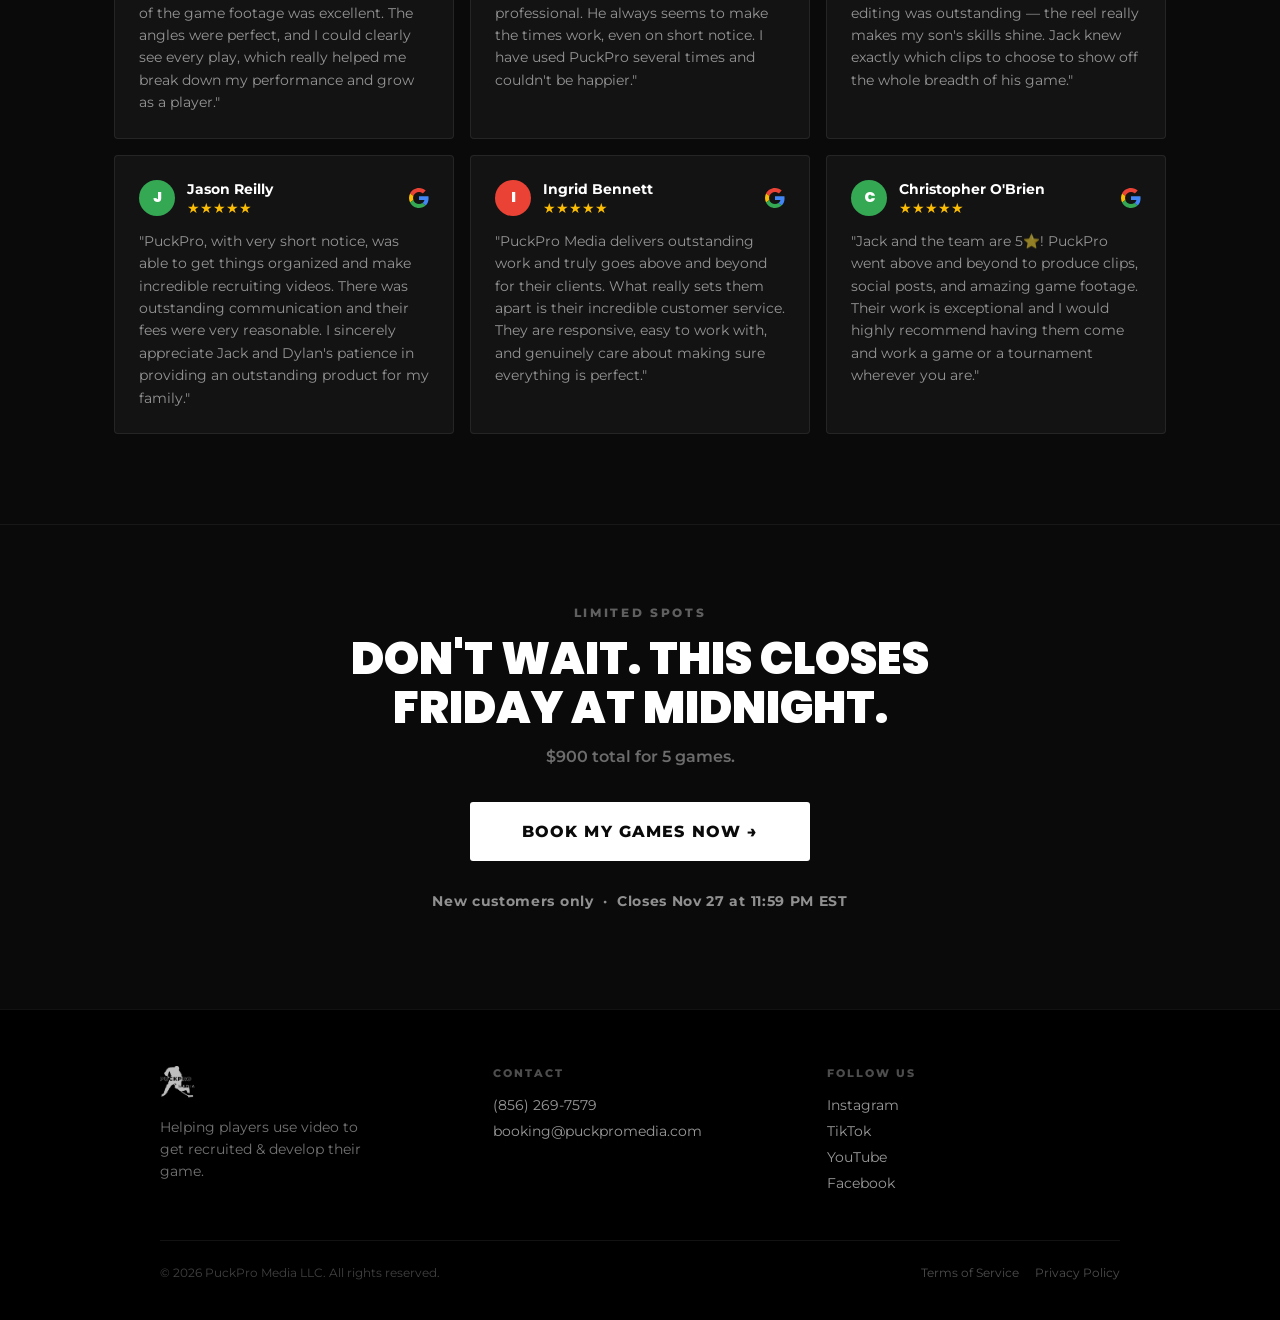
<file: blackfriday/index.html>
<!DOCTYPE html>
<html lang="en">
<head>
  <meta charset="UTF-8" />
  <meta name="viewport" content="width=device-width, initial-scale=1.0" />
  <title>Black Friday — PuckPro Media</title>
  <meta name="description" content="Get 5 games professionally filmed for $900. Book 2 games, get 3 free — only available November 25–27." />
  <link rel="icon" href="/favicon.ico" />
  <link rel="preconnect" href="https://fonts.googleapis.com" />
  <link rel="preconnect" href="https://fonts.gstatic.com" crossorigin />
  <link href="https://fonts.googleapis.com/css2?family=Poppins:wght@800;900&family=Montserrat:wght@400;600;700&display=swap" rel="stylesheet" />
  <style>
    * { box-sizing: border-box; margin: 0; padding: 0; }
    body { font-family: 'Montserrat', sans-serif; background: #0A0A0A; color: #fff; -webkit-font-smoothing: antialiased; }

    /* ── TOP BAR ── */
    .top-bar {
      width: 100%;
      display: flex;
      flex-direction: column;
      align-items: center;
      padding: 20px 24px 0;
      gap: 16px;
    }
    .top-logo { height: 32px; opacity: .9; }

    /* ── COUNTDOWN BAR ── */
    .countdown-bar {
      width: 100%;
      background: rgba(255,255,255,.04);
      border-bottom: 1px solid rgba(255,255,255,.08);
      padding: 12px 24px;
      display: flex;
      align-items: center;
      justify-content: center;
      gap: 20px;
      flex-wrap: wrap;
    }
    .cd-label-top {
      font-size: .75rem;
      font-weight: 800;
      letter-spacing: .15em;
      text-transform: uppercase;
      color: rgba(255,255,255,.45);
      white-space: nowrap;
    }
    .cd-units {
      display: flex;
      align-items: center;
      gap: 6px;
    }
    .cd-block {
      display: flex; flex-direction: column; align-items: center;
      background: rgba(255,255,255,.07);
      border: 1px solid rgba(255,255,255,.1);
      border-radius: 3px;
      padding: 6px 12px 4px;
      min-width: 52px;
    }
    .cd-num {
      font-family: 'Poppins', sans-serif;
      font-weight: 900;
      font-size: 1.3rem;
      line-height: 1;
      color: #fff;
      letter-spacing: -.01em;
    }
    .cd-unit {
      font-size: .55rem;
      font-weight: 700;
      letter-spacing: .12em;
      text-transform: uppercase;
      color: rgba(255,255,255,.35);
      margin-top: 3px;
    }
    .cd-sep {
      font-family: 'Poppins', sans-serif;
      font-weight: 900;
      font-size: 1.1rem;
      color: rgba(255,255,255,.2);
      margin-bottom: 10px;
    }
    .countdown-expired-bar {
      display: none;
      font-size: .85rem;
      font-weight: 700;
      letter-spacing: .12em;
      text-transform: uppercase;
      color: rgba(255,255,255,.4);
    }

    /* ── HERO ── */
    .hero {
      display: flex; flex-direction: column; align-items: center;
      text-align: center;
      padding: 60px 24px 56px;
      position: relative;
      overflow: hidden;
    }
    .hero::before {
      content: '';
      position: absolute; inset: 0;
      background: linear-gradient(180deg, #111 0%, #0A0A0A 60%);
      z-index: 0;
    }
    .hero > * { position: relative; z-index: 1; }

    .eyebrow {
      display: inline-block;
      font-family: 'Montserrat', sans-serif;
      font-weight: 800; font-size: .78rem;
      letter-spacing: .2em; text-transform: uppercase;
      color: rgba(255,255,255,.5);
      border: 1px solid rgba(255,255,255,.18);
      padding: 7px 18px; border-radius: 2px;
      margin-bottom: 28px;
    }

    .hero-headline {
      font-family: 'Poppins', sans-serif;
      font-weight: 900;
      font-size: clamp(1.2rem, 2.8vw, 2.4rem);
      line-height: 1.15;
      letter-spacing: -.01em;
      color: #fff;
      margin-bottom: 8px;
      max-width: 760px;
      text-transform: uppercase;
    }
    .hero-headline .strike {
      text-decoration: line-through;
      text-decoration-thickness: 3px;
      color: rgba(255,255,255,.35);
    }

    .hero-normally {
      font-family: 'Poppins', sans-serif;
      font-weight: 900;
      font-size: clamp(1.2rem, 2.8vw, 2.4rem);
      color: rgba(255,255,255,.25);
      letter-spacing: -.01em;
      margin-bottom: 28px;
      text-transform: uppercase;
    }
    .hero-normally .strike {
      text-decoration: line-through;
      text-decoration-thickness: 3px;
    }

    .hero-sub {
      font-family: 'Montserrat', sans-serif;
      font-weight: 400;
      font-size: 1.05rem;
      color: rgba(255,255,255,.65);
      max-width: 580px;
      margin: 0 auto 36px;
      line-height: 1.65;
    }

    /* ── VSL ── */
    .vsl-wrap {
      width: 100%;
      max-width: 680px;
      margin-bottom: 36px;
    }
    .vsl-inner {
      position: relative;
      width: 100%;
      padding-top: 56.25%; /* 16:9 */
      background: #111;
      border: 1px solid rgba(255,255,255,.1);
      border-radius: 4px;
      overflow: hidden;
    }
    .vsl-placeholder {
      position: absolute; inset: 0;
      display: flex; flex-direction: column;
      align-items: center; justify-content: center;
      gap: 16px;
      cursor: pointer;
    }
    .vsl-play {
      width: 72px; height: 72px;
      background: rgba(255,255,255,.12);
      border: 2px solid rgba(255,255,255,.3);
      border-radius: 50%;
      display: flex; align-items: center; justify-content: center;
      transition: background .15s;
    }
    .vsl-placeholder:hover .vsl-play { background: rgba(255,255,255,.2); }
    .vsl-play svg { margin-left: 4px; }
    .vsl-label {
      font-size: .78rem;
      font-weight: 700;
      letter-spacing: .12em;
      text-transform: uppercase;
      color: rgba(255,255,255,.4);
    }

    /* ── HERO CTA ── */
    .btn-primary {
      display: inline-block;
      background: #fff;
      color: #0A0A0A;
      font-family: 'Montserrat', sans-serif;
      font-weight: 800;
      font-size: 1rem;
      letter-spacing: .07em;
      text-transform: uppercase;
      text-decoration: none;
      padding: 20px 52px;
      border-radius: 3px;
      transition: opacity .15s;
      margin-bottom: 16px;
    }
    .btn-primary:hover { opacity: .88; }

    .cta-fine {
      font-size: .85rem;
      font-weight: 700;
      color: rgba(255,255,255,.55);
      letter-spacing: .05em;
    }

    /* ── DEAL SECTION ── */
    .deal-section {
      padding: 90px 24px;
      max-width: 900px;
      margin: 0 auto;
    }

    .section-label {
      font-family: 'Montserrat', sans-serif;
      font-weight: 800;
      font-size: .75rem;
      letter-spacing: .22em;
      text-transform: uppercase;
      color: rgba(255,255,255,.35);
      margin-bottom: 14px;
    }

    .section-heading {
      font-family: 'Poppins', sans-serif;
      font-weight: 900;
      font-size: clamp(1.6rem, 4vw, 2.8rem);
      line-height: 1.1;
      color: #fff;
      margin-bottom: 48px;
      text-transform: uppercase;
    }

    .deal-grid {
      display: grid;
      grid-template-columns: repeat(auto-fit, minmax(260px, 1fr));
      gap: 2px;
      margin-bottom: 56px;
    }
    .deal-card {
      background: #111;
      border: 1px solid rgba(255,255,255,.08);
      padding: 32px 28px;
    }
    .deal-card:first-child { border-radius: 4px 0 0 4px; }
    .deal-card:last-child  { border-radius: 0 4px 4px 0; }
    .deal-card-num {
      font-family: 'Poppins', sans-serif;
      font-weight: 900; font-size: 2.2rem;
      color: rgba(255,255,255,.1); line-height: 1; margin-bottom: 14px;
    }
    .deal-card h3 {
      font-family: 'Poppins', sans-serif;
      font-weight: 800; font-size: 1rem;
      color: #fff; margin-bottom: 10px;
      text-transform: uppercase; letter-spacing: .04em;
    }
    .deal-card p { font-size: .88rem; font-weight: 400; color: rgba(255,255,255,.5); line-height: 1.65; }
    .tag {
      display: inline-block;
      font-size: .65rem; font-weight: 800; letter-spacing: .13em; text-transform: uppercase;
      border: 1px solid rgba(255,255,255,.18); color: rgba(255,255,255,.45);
      padding: 4px 10px; border-radius: 2px; margin-bottom: 14px;
    }
    .tag.included { border-color: rgba(255,255,255,.32); color: rgba(255,255,255,.7); }

    /* ── TERMS ── */
    .terms-block {
      border-top: 1px solid rgba(255,255,255,.07);
      padding-top: 36px; margin-bottom: 56px;
    }
    .terms-block h4 {
      font-family: 'Montserrat', sans-serif;
      font-weight: 800; font-size: .78rem;
      letter-spacing: .2em; text-transform: uppercase;
      color: rgba(255,255,255,.55); margin-bottom: 18px;
    }
    .terms-list { list-style: none; display: flex; flex-direction: column; gap: 9px; }
    .terms-list li {
      font-size: .88rem; color: rgba(255,255,255,.55);
      line-height: 1.6; padding-left: 18px; position: relative;
    }
    .terms-list li::before { content: '—'; position: absolute; left: 0; color: rgba(255,255,255,.3); }

    /* ── REVIEWS ── */
    .reviews-section {
      padding: 90px 24px;
      border-top: 1px solid rgba(255,255,255,.06);
      max-width: 1100px;
      margin: 0 auto;
    }
    .reviews-header {
      display: flex; align-items: flex-end; justify-content: space-between;
      gap: 20px; margin-bottom: 48px; flex-wrap: wrap;
    }
    .google-score { font-family: 'Poppins', sans-serif; font-weight: 900; font-size: 2.2rem; color: #fff; }
    .google-stars  { color: #FBBC05; font-size: 1.1rem; letter-spacing: 2px; }
    .google-count  { font-size: .82rem; color: rgba(255,255,255,.4); margin-top: 2px; }
    .link-reviews {
      font-weight: 700; font-size: .85rem;
      color: rgba(255,255,255,.6); text-decoration: none;
      border-bottom: 1px solid rgba(255,255,255,.2);
      padding-bottom: 2px; transition: color .15s;
      white-space: nowrap;
    }
    .link-reviews:hover { color: #fff; }
    .reviews-grid {
      display: grid;
      grid-template-columns: repeat(auto-fill, minmax(300px, 1fr));
      gap: 16px;
    }
    .review-card {
      background: rgba(255,255,255,.04);
      border: 1px solid rgba(255,255,255,.08);
      border-radius: 4px;
      padding: 24px;
    }
    .review-top { display: flex; align-items: center; gap: 12px; margin-bottom: 14px; }
    .avatar {
      width: 36px; height: 36px; border-radius: 50%;
      display: flex; align-items: center; justify-content: center;
      font-family: 'Poppins', sans-serif; font-weight: 900;
      font-size: .9rem; color: #fff; flex-shrink: 0;
    }
    .reviewer-name { font-weight: 700; font-size: .9rem; color: #fff; }
    .stars { color: #FBBC05; font-size: .85rem; margin-top: 2px; }
    .review-text { font-size: .85rem; color: rgba(255,255,255,.55); line-height: 1.65; }

    /* ── WHO IT'S FOR ── */
    .for-section {
      padding: 90px 24px;
      max-width: 900px; margin: 0 auto;
      border-top: 1px solid rgba(255,255,255,.06);
    }
    .for-list {
      list-style: none; margin-top: 32px;
      display: flex; flex-direction: column; gap: 12px;
    }
    .for-list li {
      display: flex; align-items: flex-start; gap: 14px;
      font-size: .97rem; color: rgba(255,255,255,.8);
      line-height: 1.5;
    }
    .for-check {
      width: 20px; height: 20px; border-radius: 50%;
      background: rgba(255,255,255,.12);
      border: 1px solid rgba(255,255,255,.25);
      display: flex; align-items: center; justify-content: center;
      flex-shrink: 0; margin-top: 2px;
      font-size: .7rem; color: #fff; font-weight: 700;
    }

    /* ── WHAT WE DO ── */
    .what-we-do {
      border-top: 1px solid rgba(255,255,255,.07);
      padding: 90px 24px;
    }
    .wwd-inner { max-width: 1000px; margin: 0 auto; }
    .wwd-grid {
      display: grid;
      grid-template-columns: repeat(auto-fill, minmax(280px, 1fr));
      gap: 20px; margin-bottom: 56px;
    }
    .wwd-card {
      background: rgba(255,255,255,.04);
      border: 1px solid rgba(255,255,255,.08);
      border-radius: 6px;
      padding: 28px 24px;
    }
    .wwd-card h3 {
      font-weight: 700; font-size: 1rem;
      color: #fff; margin-bottom: 8px;
    }
    .wwd-card p {
      font-size: .88rem; color: rgba(255,255,255,.55);
      line-height: 1.6;
    }
    .wwd-cta-label {
      font-family: 'Montserrat', sans-serif;
      font-weight: 800; font-size: .85rem;
      letter-spacing: .18em; text-transform: uppercase;
      color: rgba(255,255,255,.5);
      margin-bottom: 16px;
    }
    .wwd-social { display: flex; gap: 16px; }
    .wwd-social-link {
      display: inline-flex; align-items: center; gap: 8px;
      font-weight: 600; font-size: .88rem;
      color: rgba(255,255,255,.6); text-decoration: none;
      border: 1px solid rgba(255,255,255,.18);
      padding: 12px 20px; border-radius: 4px;
      transition: color .15s, border-color .15s;
    }
    .wwd-social-link:hover { color: #fff; border-color: rgba(255,255,255,.45); }

    /* ── BOTTOM CTA ── */
    .bottom-cta {
      text-align: center;
      padding: 80px 24px 100px;
      border-top: 1px solid rgba(255,255,255,.06);
    }
    .bottom-cta .section-heading { max-width: 640px; margin: 0 auto 14px; }
    .bottom-cta .sub { font-size: 1rem; color: rgba(255,255,255,.4); margin-bottom: 36px; font-weight: 600; }

    /* ── FOOTER ── */
    .footer { text-align: center; padding: 32px 24px; border-top: 1px solid rgba(255,255,255,.06); }
    .footer img { height: 30px; margin-bottom: 10px; opacity: .5; }
    .footer p { font-size: .75rem; color: rgba(255,255,255,.2); }

    @media (max-width: 640px) {
      /* Hero typography — make headline dominant on mobile */
      .hero-headline {
        font-size: 2rem;
        line-height: 1.12;
      }
      .hero-normally {
        font-size: 1.25rem;
        margin-bottom: 20px;
      }
      .hero-sub {
        font-size: .95rem;
      }

      /* Hero spacing */
      .hero { padding: 44px 20px 48px; }
      .eyebrow { font-size: .7rem; margin-bottom: 20px; }

      /* CTA button full-width on mobile */
      .btn-primary {
        display: block;
        width: 100%;
        text-align: center;
        padding: 18px 24px;
        font-size: .95rem;
      }

      /* Countdown bar — stack label above units */
      .countdown-bar { gap: 12px; padding: 10px 16px; }
      .cd-label-top { font-size: .68rem; text-align: center; white-space: normal; }
      .cd-block { min-width: 44px; padding: 5px 8px 3px; }
      .cd-num { font-size: 1.1rem; }

      /* Deal cards stack */
      .deal-card:first-child { border-radius: 4px 4px 0 0; }
      .deal-card:last-child  { border-radius: 0 0 4px 4px; }

      /* Section headings */
      .section-heading { font-size: 1.5rem; margin-bottom: 32px; }
      .deal-section { padding: 60px 20px; }
      .reviews-section { padding: 60px 20px; }
      .bottom-cta { padding: 60px 20px 80px; }
      .bottom-cta .section-heading { font-size: 1.4rem; }
      .for-section { padding: 60px 20px; }

      /* Footer — single column on mobile */
      footer > div:first-child {
        grid-template-columns: 1fr !important;
        gap: 32px !important;
      }
    }
  </style>
</head>
<body>

  <!-- TOP BAR: logo + countdown -->
  <div style="background:#0A0A0A; border-bottom:1px solid rgba(255,255,255,.07);">
    <div style="max-width:960px; margin:0 auto; padding:18px 24px; display:flex; flex-direction:column; align-items:center; gap:14px;">
      <img src="/logo-white.png" alt="PuckPro Media" style="height:36px; opacity:.9;" />
      <div style="display:flex; align-items:center; gap:10px; flex-wrap:wrap; justify-content:center;">
        <span class="cd-label-top">Offer closes Nov 27 at 11:59 PM EST</span>
        <div class="cd-units" id="countdownWrap">
          <div class="cd-block"><span class="cd-num" id="cd-d">00</span><span class="cd-unit">Days</span></div>
          <span class="cd-sep">:</span>
          <div class="cd-block"><span class="cd-num" id="cd-h">00</span><span class="cd-unit">Hrs</span></div>
          <span class="cd-sep">:</span>
          <div class="cd-block"><span class="cd-num" id="cd-m">00</span><span class="cd-unit">Min</span></div>
          <span class="cd-sep">:</span>
          <div class="cd-block"><span class="cd-num" id="cd-s">00</span><span class="cd-unit">Sec</span></div>
        </div>
        <span class="countdown-expired-bar" id="countdownExpired">Offer ended</span>
      </div>
      <a href="tel:8562697579" style="font-family:'Montserrat',sans-serif; font-size:.75rem; font-weight:600; color:rgba(255,255,255,.45); letter-spacing:.05em; text-decoration:none; transition:color .15s; text-align:center; display:block; width:100%;" onmouseover="this.style.color='rgba(255,255,255,.8)'" onmouseout="this.style.color='rgba(255,255,255,.45)'">Questions before booking? Call or text 856-269-7579</a>
    </div>
  </div>

  <!-- HERO -->
  <section class="hero">
    <span class="eyebrow">Black Friday 2026 – New Customers Only</span>

    <h1 class="hero-headline">Hockey Parents: Book 2 Games, Get 3 Free.</h1>

    <p class="hero-sub">Get 5 professionally filmed games for $900, <span style="text-decoration:line-through;opacity:.6;">normally $2,250</span>. Watch the video below to see how it works.</p>

    <!-- VSL slot -->
    <div class="vsl-wrap">
      <div class="vsl-inner">
        <iframe
          style="position:absolute;inset:0;width:100%;height:100%;border:none;"
          src="https://player.mux.com/8cy52Gwgpi4WfFbpVFIF4aJHwgP5q8SffoCFQezaw02M"
          allow="accelerometer; gyroscope; autoplay; encrypted-media; picture-in-picture;"
          allowfullscreen
        ></iframe>
      </div>
    </div>

    <!-- CTA -->
    <a href="https://buy.stripe.com/fZu3cw1wt3PudkDcGmeUV0k" target="_blank" class="btn-primary">Book My Games Now →</a>
    <p class="cta-fine">New customers only</p>
  </section>

  <!-- WHO IT'S FOR -->
  <div class="for-section">
    <p class="section-label">Who This Is For</p>
    <h2 class="section-heading">Is this for your player?</h2>
    <ul class="for-list">
      <li>
        <span class="for-check">✓</span>
        <span>Your player is in a competitive youth hockey program and you want high-quality game footage this season</span>
      </li>
      <li>
        <span class="for-check">✓</span>
        <span>You're building a recruiting reel and need game footage from multiple games to show coaches</span>
      </li>
      <li>
        <span class="for-check">✓</span>
        <span>You want professional footage to look back on — not just a phone video from the stands</span>
      </li>
      <li>
        <span class="for-check">✓</span>
        <span>You've thought about booking PuckPro before but were waiting for the right time</span>
      </li>
      <li>
        <span class="for-check">✓</span>
        <span>You're a new customer — this offer is not available to existing clients</span>
      </li>
    </ul>
  </div>

  <!-- DEAL BREAKDOWN -->
  <section class="deal-section">
    <p class="section-label">What's Included</p>
    <h2 class="section-heading">Here's exactly what you get.</h2>

    <div class="deal-grid">
      <div class="deal-card">
        <div class="deal-card-num">01</div>
        <span class="tag included">Included</span>
        <h3>2 Paid Games</h3>
        <p>Two games filmed in 4K quality by a dedicated PuckPro videographer focused on your player or team. All raw footage provided.</p>
      </div>
      <div class="deal-card">
        <div class="deal-card-num">02</div>
        <span class="tag included">Free — $1,350 value</span>
        <h3>3 Bonus Games</h3>
        <p>Three additional games filmed at no extra cost. Use them however you want throughout the season — just schedule before January 31st.</p>
      </div>
      <div class="deal-card">
        <div class="deal-card-num">03</div>
        <span class="tag included">Optional Add-On</span>
        <h3>Recruiting Video</h3>
        <p>We'll turn the strongest footage from your 5 games into a professional highlight video. 3–5 minutes of your best plays, organized by skill categories so coaches can easily evaluate. Add on for $600 at checkout.</p>
      </div>
    </div>

    <!-- SEE OUR WORK -->
    <div style="margin-bottom:48px; padding-bottom:48px; border-bottom:1px solid rgba(255,255,255,.07);">
      <p class="wwd-cta-label">SEE OUR WORK</p>
      <div class="wwd-social">
        <a href="https://www.instagram.com/puckpro_media" target="_blank" class="wwd-social-link">
          <svg width="20" height="20" viewBox="0 0 24 24" fill="none" stroke="currentColor" stroke-width="2" stroke-linecap="round" stroke-linejoin="round"><rect x="2" y="2" width="20" height="20" rx="5" ry="5"/><path d="M16 11.37A4 4 0 1 1 12.63 8 4 4 0 0 1 16 11.37z"/><line x1="17.5" y1="6.5" x2="17.51" y2="6.5"/></svg>
          Instagram
        </a>
        <a href="https://www.youtube.com/@PuckProMedia" target="_blank" class="wwd-social-link">
          <svg width="20" height="20" viewBox="0 0 24 24" fill="none" stroke="currentColor" stroke-width="2" stroke-linecap="round" stroke-linejoin="round"><path d="M22.54 6.42a2.78 2.78 0 0 0-1.95-1.96C18.88 4 12 4 12 4s-6.88 0-8.59.46A2.78 2.78 0 0 0 1.46 6.42 29 29 0 0 0 1 12a29 29 0 0 0 .46 5.58 2.78 2.78 0 0 0 1.95 1.95C5.12 20 12 20 12 20s6.88 0 8.59-.47a2.78 2.78 0 0 0 1.95-1.95A29 29 0 0 0 23 12a29 29 0 0 0-.46-5.58z"/><polygon points="9.75 15.02 15.5 12 9.75 8.98 9.75 15.02"/></svg>
          YouTube
        </a>
      </div>
    </div>

    <div class="terms-block">
      <h4>Terms &amp; Details</h4>
      <ul class="terms-list">
        <li>Offer closes 11:59 PM EST on November 27th.</li>
        <li>New customers only.</li>
        <li>This offer includes raw game footage only. Edited deliverables (highlight videos, social clips, etc.) can be added on after booking.</li>
        <li>The 3 free bonus games must be scheduled and used by January 31, 2027. Unused bonus games expire.</li>
        <li>Your 2 paid games are yours to use at any time, no expiration.</li>
        <li>Scheduling is first come, first served. Availability varies by location.</li>
      </ul>
    </div>
  </section>

  <!-- REVIEWS -->
  <section class="reviews-section">
    <div class="reviews-header">
      <div>
        <p class="section-label">What Our Customers Say</p>
        <h2 class="section-heading" style="margin-bottom:0;">Don't take our word for it.</h2>
        <div style="display:flex; align-items:center; gap:12px; margin-top:16px;">
          <svg viewBox="0 0 48 48" xmlns="http://www.w3.org/2000/svg" width="28" height="28"><path fill="#EA4335" d="M24 9.5c3.54 0 6.71 1.22 9.21 3.6l6.85-6.85C35.9 2.38 30.47 0 24 0 14.62 0 6.51 5.38 2.56 13.22l7.98 6.19C12.43 13.72 17.74 9.5 24 9.5z"/><path fill="#4285F4" d="M46.98 24.55c0-1.57-.15-3.09-.38-4.55H24v9.02h12.94c-.58 2.96-2.26 5.48-4.78 7.18l7.73 6c4.51-4.18 7.09-10.36 7.09-17.65z"/><path fill="#FBBC05" d="M10.53 28.59c-.48-1.45-.76-2.99-.76-4.59s.27-3.14.76-4.59l-7.98-6.19C.92 16.46 0 20.12 0 24c0 3.88.92 7.54 2.56 10.78l7.97-6.19z"/><path fill="#34A853" d="M24 48c6.48 0 11.93-2.13 15.89-5.81l-7.73-6c-2.18 1.48-4.97 2.29-8.16 2.29-6.26 0-11.57-4.22-13.47-9.91l-7.98 6.19C6.51 42.62 14.62 48 24 48z"/></svg>
          <div>
            <div class="google-score">5.0</div>
            <div class="google-stars">★★★★★</div>
            <div class="google-count">60 Google Reviews</div>
          </div>
        </div>
      </div>
      <a href="https://share.google/9bX8CBJOKBlsXlqQY" target="_blank" class="link-reviews">Read all reviews on Google →</a>
    </div>
    <div class="reviews-grid">
      <div class="review-card">
        <div class="review-top">
          <div class="avatar" style="background:#e8710a;">L</div>
          <div><div class="reviewer-name">Luke Crooker</div><div class="stars">★★★★★</div></div>
          <svg style="margin-left:auto;flex-shrink:0;" viewBox="0 0 48 48" xmlns="http://www.w3.org/2000/svg" width="20" height="20"><path fill="#EA4335" d="M24 9.5c3.54 0 6.71 1.22 9.21 3.6l6.85-6.85C35.9 2.38 30.47 0 24 0 14.62 0 6.51 5.38 2.56 13.22l7.98 6.19C12.43 13.72 17.74 9.5 24 9.5z"/><path fill="#4285F4" d="M46.98 24.55c0-1.57-.15-3.09-.38-4.55H24v9.02h12.94c-.58 2.96-2.26 5.48-4.78 7.18l7.73 6c4.51-4.18 7.09-10.36 7.09-17.65z"/><path fill="#FBBC05" d="M10.53 28.59c-.48-1.45-.76-2.99-.76-4.59s.27-3.14.76-4.59l-7.98-6.19C.92 16.46 0 20.12 0 24c0 3.88.92 7.54 2.56 10.78l7.97-6.19z"/><path fill="#34A853" d="M24 48c6.48 0 11.93-2.13 15.89-5.81l-7.73-6c-2.18 1.48-4.97 2.29-8.16 2.29-6.26 0-11.57-4.22-13.47-9.91l-7.98 6.19C6.51 42.62 14.62 48 24 48z"/></svg>
        </div>
        <p class="review-text">"I had a great experience working with PuckPro. From the start, they were professional, organized, and the quality of the game footage was excellent. The angles were perfect, and I could clearly see every play, which really helped me break down my performance and grow as a player."</p>
      </div>
      <div class="review-card">
        <div class="review-top">
          <div class="avatar" style="background:#1a73e8;">M</div>
          <div><div class="reviewer-name">Michael Winsey</div><div class="stars">★★★★★</div></div>
          <svg style="margin-left:auto;flex-shrink:0;" viewBox="0 0 48 48" xmlns="http://www.w3.org/2000/svg" width="20" height="20"><path fill="#EA4335" d="M24 9.5c3.54 0 6.71 1.22 9.21 3.6l6.85-6.85C35.9 2.38 30.47 0 24 0 14.62 0 6.51 5.38 2.56 13.22l7.98 6.19C12.43 13.72 17.74 9.5 24 9.5z"/><path fill="#4285F4" d="M46.98 24.55c0-1.57-.15-3.09-.38-4.55H24v9.02h12.94c-.58 2.96-2.26 5.48-4.78 7.18l7.73 6c4.51-4.18 7.09-10.36 7.09-17.65z"/><path fill="#FBBC05" d="M10.53 28.59c-.48-1.45-.76-2.99-.76-4.59s.27-3.14.76-4.59l-7.98-6.19C.92 16.46 0 20.12 0 24c0 3.88.92 7.54 2.56 10.78l7.97-6.19z"/><path fill="#34A853" d="M24 48c6.48 0 11.93-2.13 15.89-5.81l-7.73-6c-2.18 1.48-4.97 2.29-8.16 2.29-6.26 0-11.57-4.22-13.47-9.91l-7.98 6.19C6.51 42.62 14.62 48 24 48z"/></svg>
        </div>
        <p class="review-text">"Jack and his team are amazing. He is prompt, flexible, and very knowledgeable. His finished product is extremely professional. He always seems to make the times work, even on short notice. I have used PuckPro several times and couldn't be happier."</p>
      </div>
      <div class="review-card">
        <div class="review-top">
          <div class="avatar" style="background:#a142f4;">M</div>
          <div><div class="reviewer-name">Melissa Lore</div><div class="stars">★★★★★</div></div>
          <svg style="margin-left:auto;flex-shrink:0;" viewBox="0 0 48 48" xmlns="http://www.w3.org/2000/svg" width="20" height="20"><path fill="#EA4335" d="M24 9.5c3.54 0 6.71 1.22 9.21 3.6l6.85-6.85C35.9 2.38 30.47 0 24 0 14.62 0 6.51 5.38 2.56 13.22l7.98 6.19C12.43 13.72 17.74 9.5 24 9.5z"/><path fill="#4285F4" d="M46.98 24.55c0-1.57-.15-3.09-.38-4.55H24v9.02h12.94c-.58 2.96-2.26 5.48-4.78 7.18l7.73 6c4.51-4.18 7.09-10.36 7.09-17.65z"/><path fill="#FBBC05" d="M10.53 28.59c-.48-1.45-.76-2.99-.76-4.59s.27-3.14.76-4.59l-7.98-6.19C.92 16.46 0 20.12 0 24c0 3.88.92 7.54 2.56 10.78l7.97-6.19z"/><path fill="#34A853" d="M24 48c6.48 0 11.93-2.13 15.89-5.81l-7.73-6c-2.18 1.48-4.97 2.29-8.16 2.29-6.26 0-11.57-4.22-13.47-9.91l-7.98 6.19C6.51 42.62 14.62 48 24 48z"/></svg>
        </div>
        <p class="review-text">"Jack and his team did a great job on my son's recruiting reel. Jack was incredibly responsive and accommodating. The editing was outstanding — the reel really makes my son's skills shine. Jack knew exactly which clips to choose to show off the whole breadth of his game."</p>
      </div>
      <div class="review-card">
        <div class="review-top">
          <div class="avatar" style="background:#34a853;">J</div>
          <div><div class="reviewer-name">Jason Reilly</div><div class="stars">★★★★★</div></div>
          <svg style="margin-left:auto;flex-shrink:0;" viewBox="0 0 48 48" xmlns="http://www.w3.org/2000/svg" width="20" height="20"><path fill="#EA4335" d="M24 9.5c3.54 0 6.71 1.22 9.21 3.6l6.85-6.85C35.9 2.38 30.47 0 24 0 14.62 0 6.51 5.38 2.56 13.22l7.98 6.19C12.43 13.72 17.74 9.5 24 9.5z"/><path fill="#4285F4" d="M46.98 24.55c0-1.57-.15-3.09-.38-4.55H24v9.02h12.94c-.58 2.96-2.26 5.48-4.78 7.18l7.73 6c4.51-4.18 7.09-10.36 7.09-17.65z"/><path fill="#FBBC05" d="M10.53 28.59c-.48-1.45-.76-2.99-.76-4.59s.27-3.14.76-4.59l-7.98-6.19C.92 16.46 0 20.12 0 24c0 3.88.92 7.54 2.56 10.78l7.97-6.19z"/><path fill="#34A853" d="M24 48c6.48 0 11.93-2.13 15.89-5.81l-7.73-6c-2.18 1.48-4.97 2.29-8.16 2.29-6.26 0-11.57-4.22-13.47-9.91l-7.98 6.19C6.51 42.62 14.62 48 24 48z"/></svg>
        </div>
        <p class="review-text">"PuckPro, with very short notice, was able to get things organized and make incredible recruiting videos. There was outstanding communication and their fees were very reasonable. I sincerely appreciate Jack and Dylan's patience in providing an outstanding product for my family."</p>
      </div>
      <div class="review-card">
        <div class="review-top">
          <div class="avatar" style="background:#ea4335;">I</div>
          <div><div class="reviewer-name">Ingrid Bennett</div><div class="stars">★★★★★</div></div>
          <svg style="margin-left:auto;flex-shrink:0;" viewBox="0 0 48 48" xmlns="http://www.w3.org/2000/svg" width="20" height="20"><path fill="#EA4335" d="M24 9.5c3.54 0 6.71 1.22 9.21 3.6l6.85-6.85C35.9 2.38 30.47 0 24 0 14.62 0 6.51 5.38 2.56 13.22l7.98 6.19C12.43 13.72 17.74 9.5 24 9.5z"/><path fill="#4285F4" d="M46.98 24.55c0-1.57-.15-3.09-.38-4.55H24v9.02h12.94c-.58 2.96-2.26 5.48-4.78 7.18l7.73 6c4.51-4.18 7.09-10.36 7.09-17.65z"/><path fill="#FBBC05" d="M10.53 28.59c-.48-1.45-.76-2.99-.76-4.59s.27-3.14.76-4.59l-7.98-6.19C.92 16.46 0 20.12 0 24c0 3.88.92 7.54 2.56 10.78l7.97-6.19z"/><path fill="#34A853" d="M24 48c6.48 0 11.93-2.13 15.89-5.81l-7.73-6c-2.18 1.48-4.97 2.29-8.16 2.29-6.26 0-11.57-4.22-13.47-9.91l-7.98 6.19C6.51 42.62 14.62 48 24 48z"/></svg>
        </div>
        <p class="review-text">"PuckPro Media delivers outstanding work and truly goes above and beyond for their clients. What really sets them apart is their incredible customer service. They are responsive, easy to work with, and genuinely care about making sure everything is perfect."</p>
      </div>
      <div class="review-card">
        <div class="review-top">
          <div class="avatar" style="background:#34a853;">C</div>
          <div><div class="reviewer-name">Christopher O'Brien</div><div class="stars">★★★★★</div></div>
          <svg style="margin-left:auto;flex-shrink:0;" viewBox="0 0 48 48" xmlns="http://www.w3.org/2000/svg" width="20" height="20"><path fill="#EA4335" d="M24 9.5c3.54 0 6.71 1.22 9.21 3.6l6.85-6.85C35.9 2.38 30.47 0 24 0 14.62 0 6.51 5.38 2.56 13.22l7.98 6.19C12.43 13.72 17.74 9.5 24 9.5z"/><path fill="#4285F4" d="M46.98 24.55c0-1.57-.15-3.09-.38-4.55H24v9.02h12.94c-.58 2.96-2.26 5.48-4.78 7.18l7.73 6c4.51-4.18 7.09-10.36 7.09-17.65z"/><path fill="#FBBC05" d="M10.53 28.59c-.48-1.45-.76-2.99-.76-4.59s.27-3.14.76-4.59l-7.98-6.19C.92 16.46 0 20.12 0 24c0 3.88.92 7.54 2.56 10.78l7.97-6.19z"/><path fill="#34A853" d="M24 48c6.48 0 11.93-2.13 15.89-5.81l-7.73-6c-2.18 1.48-4.97 2.29-8.16 2.29-6.26 0-11.57-4.22-13.47-9.91l-7.98 6.19C6.51 42.62 14.62 48 24 48z"/></svg>
        </div>
        <p class="review-text">"Jack and the team are 5⭐! PuckPro went above and beyond to produce clips, social posts, and amazing game footage. Their work is exceptional and I would highly recommend having them come and work a game or a tournament wherever you are."</p>
      </div>
    </div>
  </section>

  <!-- BOTTOM CTA -->
  <section class="bottom-cta">
    <p class="section-label">Limited Spots</p>
    <h2 class="section-heading">Don't wait. This closes Friday at midnight.</h2>
    <p class="sub">$900 total for 5 games.</p>
    <a href="https://buy.stripe.com/fZu3cw1wt3PudkDcGmeUV0k" target="_blank" class="btn-primary">Book My Games Now →</a>
    <p class="cta-fine" style="margin-top:16px;">New customers only &nbsp;·&nbsp; Closes Nov 27 at 11:59 PM EST</p>
  </section>

  <!-- FOOTER -->
  <footer style="background:#000; border-top:1px solid rgba(255,255,255,.07); padding:56px 24px 40px;">
    <div style="max-width:960px; margin:0 auto; display:grid; grid-template-columns:1fr 1fr 1fr; gap:40px; margin-bottom:48px;">

      <!-- Brand col -->
      <div>
        <img src="/logo-white.png" alt="PuckPro Media" style="height:34px; opacity:.75; margin-bottom:16px; display:block;" />
        <p style="font-size:.85rem; color:rgba(255,255,255,.45); line-height:1.65; max-width:220px;">Helping players use video to get recruited &amp; develop their game.</p>
      </div>

      <!-- Contact col -->
      <div>
        <p style="font-family:'Montserrat',sans-serif; font-weight:800; font-size:.7rem; letter-spacing:.18em; text-transform:uppercase; color:rgba(255,255,255,.3); margin-bottom:16px;">Contact</p>
        <div style="display:flex; flex-direction:column; gap:8px;">
          <a href="tel:8562697579" style="font-size:.88rem; color:rgba(255,255,255,.6); text-decoration:none; transition:color .15s;" onmouseover="this.style.color='#fff'" onmouseout="this.style.color='rgba(255,255,255,.6)'">(856) 269-7579</a>
          <a href="mailto:booking@puckpromedia.com" style="font-size:.88rem; color:rgba(255,255,255,.6); text-decoration:none; transition:color .15s;" onmouseover="this.style.color='#fff'" onmouseout="this.style.color='rgba(255,255,255,.6)'">booking@puckpromedia.com</a>
        </div>
      </div>

      <!-- Social col -->
      <div>
        <p style="font-family:'Montserrat',sans-serif; font-weight:800; font-size:.7rem; letter-spacing:.18em; text-transform:uppercase; color:rgba(255,255,255,.3); margin-bottom:16px;">Follow Us</p>
        <div style="display:flex; flex-direction:column; gap:8px;">
          <a href="https://www.instagram.com/puckpro_media" target="_blank" style="font-size:.88rem; color:rgba(255,255,255,.6); text-decoration:none; transition:color .15s;" onmouseover="this.style.color='#fff'" onmouseout="this.style.color='rgba(255,255,255,.6)'">Instagram</a>
          <a href="https://www.tiktok.com/@puckpro_media" target="_blank" style="font-size:.88rem; color:rgba(255,255,255,.6); text-decoration:none; transition:color .15s;" onmouseover="this.style.color='#fff'" onmouseout="this.style.color='rgba(255,255,255,.6)'">TikTok</a>
          <a href="https://www.youtube.com/@PuckProMedia" target="_blank" style="font-size:.88rem; color:rgba(255,255,255,.6); text-decoration:none; transition:color .15s;" onmouseover="this.style.color='#fff'" onmouseout="this.style.color='rgba(255,255,255,.6)'">YouTube</a>
          <a href="https://www.facebook.com/profile.php?id=100089099956779" target="_blank" style="font-size:.88rem; color:rgba(255,255,255,.6); text-decoration:none; transition:color .15s;" onmouseover="this.style.color='#fff'" onmouseout="this.style.color='rgba(255,255,255,.6)'">Facebook</a>
        </div>
      </div>
    </div>

    <div style="border-top:1px solid rgba(255,255,255,.07); padding-top:24px; display:flex; align-items:center; justify-content:space-between; flex-wrap:wrap; gap:12px; max-width:960px; margin:0 auto;">
      <p style="font-size:.75rem; color:rgba(255,255,255,.25);">&copy; 2026 PuckPro Media LLC. All rights reserved.</p>
      <div style="display:flex; gap:16px;">
        <a href="/terms/" style="font-size:.75rem; color:rgba(255,255,255,.3); text-decoration:none;" onmouseover="this.style.color='rgba(255,255,255,.6)'" onmouseout="this.style.color='rgba(255,255,255,.3)'">Terms of Service</a>
        <a href="/privacy/" style="font-size:.75rem; color:rgba(255,255,255,.3); text-decoration:none;" onmouseover="this.style.color='rgba(255,255,255,.6)'" onmouseout="this.style.color='rgba(255,255,255,.3)'">Privacy Policy</a>
      </div>
    </div>
  </footer>

  <script>
    var deadline = new Date('2026-11-28T04:59:59Z'); // Nov 27 11:59 PM EST
    function pad(n) { return n < 10 ? '0' + n : '' + n; }
    function tick() {
      var diff = deadline - new Date();
      if (diff <= 0) {
        document.getElementById('countdownWrap').style.display = 'none';
        document.getElementById('countdownExpired').style.display = 'inline';
        return;
      }
      var d = Math.floor(diff / 86400000);
      var h = Math.floor((diff % 86400000) / 3600000);
      var m = Math.floor((diff % 3600000) / 60000);
      var s = Math.floor((diff % 60000) / 1000);
      document.getElementById('cd-d').textContent = pad(d);
      document.getElementById('cd-h').textContent = pad(h);
      document.getElementById('cd-m').textContent = pad(m);
      document.getElementById('cd-s').textContent = pad(s);
    }
    tick();
    setInterval(tick, 1000);
  </script>

</body>
</html>
</file>
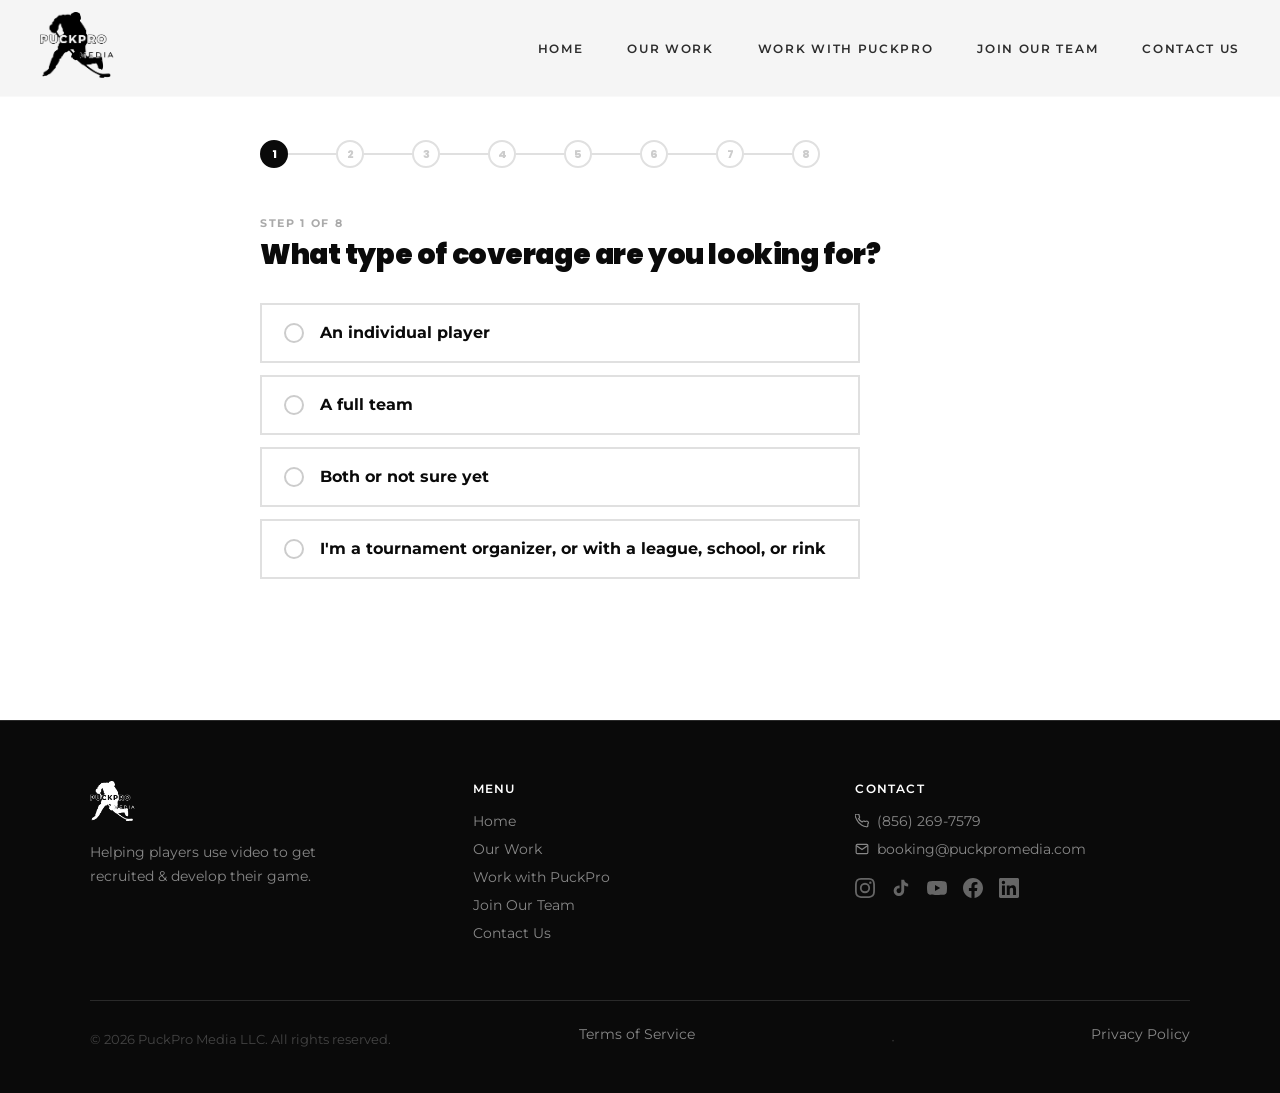
<file: book/index.html>
<!DOCTYPE html>
<html lang="en">
<head>
  <meta charset="UTF-8" />
  <meta name="viewport" content="width=device-width, initial-scale=1.0" />
  <title>Work with PuckPro | PuckPro Media</title>
  <meta name="description" content="Tell us about your player and what you're looking for. We'll put together the right plan." />
  <link rel="preconnect" href="https://fonts.googleapis.com" />
  <link rel="preconnect" href="https://fonts.gstatic.com" crossorigin />
  <link href="https://fonts.googleapis.com/css2?family=Poppins:wght@800;900&family=Montserrat:wght@400;500;600;700&display=swap" rel="stylesheet" />
  <link rel="icon" href="/favicon.ico" sizes="any" />
  <link rel="icon" type="image/png" sizes="32x32" href="/favicon-32x32.png" />
  <link rel="apple-touch-icon" href="/apple-touch-icon.png" />
  <link rel="stylesheet" href="/style.css" />
  <!-- Calendly -->
  <link href="https://assets.calendly.com/assets/external/widget.css" rel="stylesheet" />
  <script src="https://assets.calendly.com/assets/external/widget.js" async></script>
  <style>
    /* ── Progress bar ── */
    .form-progress {
      display: flex;
      align-items: center;
      gap: 0;
      margin-bottom: 48px;
      max-width: 560px;
    }
    .form-progress-step {
      width: 28px; height: 28px;
      border-radius: 50%;
      border: 2px solid #e0e0e0;
      background: #fff;
      display: grid; place-items: center;
      font-family: 'Poppins', sans-serif;
      font-size: 11px; font-weight: 800;
      color: #ccc;
      flex-shrink: 0;
      transition: border-color .2s, background .2s, color .2s;
      position: relative;
      z-index: 1;
    }
    .form-progress-step.active {
      border-color: #0A0A0A;
      background: #0A0A0A;
      color: #fff;
    }
    .form-progress-step.done {
      border-color: #0A0A0A;
      background: #fff;
      color: #0A0A0A;
    }
    .form-progress-line {
      flex: 1;
      height: 2px;
      background: #e0e0e0;
      transition: background .2s;
    }
    .form-progress-line.done { background: #0A0A0A; }

    /* ── Shared step wrapper ── */
    .form-step { animation: fadeUp .22s ease both; }
    @keyframes fadeUp {
      from { opacity:0; transform:translateY(10px); }
      to   { opacity:1; transform:translateY(0); }
    }

    /* ── Question heading ── */
    .q-label {
      font-family: 'Montserrat', sans-serif;
      font-size: 11px; font-weight: 700;
      letter-spacing: .15em; text-transform: uppercase;
      color: #aaa; margin-bottom: 10px;
    }
    .q-heading {
      font-family: 'Poppins', sans-serif;
      font-size: clamp(1.3rem, 3vw, 1.75rem);
      font-weight: 900; line-height: 1.1;
      letter-spacing: -.015em;
      color: #0A0A0A; margin-bottom: 32px;
    }

    /* ── Choice cards (single-select) ── */
    .choice-grid {
      display: flex; flex-direction: column; gap: 12px;
      max-width: 600px;
    }
    .choice-card {
      display: flex; align-items: center; gap: 16px;
      border: 2px solid #e0e0e0;
      background: #fff;
      color: #0A0A0A;
      padding: 18px 22px;
      cursor: pointer;
      text-align: left;
      transition: border-color .15s, background .15s;
      width: 100%;
      font-family: 'Montserrat', sans-serif;
    }
    .choice-card:hover { border-color: #0A0A0A; background: #F9F9F9; }
    .choice-card.selected { border-color: #0A0A0A; background: #0A0A0A; color: #fff; }
    .choice-radio {
      width: 20px; height: 20px; border-radius: 50%;
      border: 2px solid #ccc; flex-shrink: 0;
      transition: border-color .15s, background .15s;
    }
    .choice-card.selected .choice-radio { border-color: #fff; background: #fff; }
    .choice-text { flex: 1; }
    .choice-title {
      font-weight: 700; font-size: .97rem; line-height: 1.3;
    }
    .choice-sub {
      font-size: .82rem; color: #888; margin-top: 3px; line-height: 1.4;
    }
    .choice-card.selected .choice-sub { color: rgba(255,255,255,.65); }

    /* ── Checkbox grid (multi-select, step 6) ── */
    .check-grid {
      display: flex; flex-direction: column; gap: 10px;
      max-width: 600px;
    }
    .check-card {
      display: flex; align-items: center; gap: 16px;
      border: 2px solid #e0e0e0;
      background: #fff;
      color: #0A0A0A;
      padding: 16px 22px;
      cursor: pointer;
      text-align: left;
      transition: border-color .15s, background .15s;
      width: 100%;
      font-family: 'Montserrat', sans-serif;
    }
    .check-card:hover { border-color: #0A0A0A; background: #F9F9F9; }
    .check-card.selected { border-color: #0A0A0A; background: #F5F5F5; }
    .check-box {
      width: 20px; height: 20px;
      border: 2px solid #ccc; flex-shrink: 0;
      display: grid; place-items: center;
      transition: border-color .15s, background .15s;
    }
    .check-card.selected .check-box { border-color: #0A0A0A; background: #0A0A0A; }
    .check-card.selected .check-box::after {
      content: '';
      width: 10px; height: 6px;
      border-left: 2px solid #fff; border-bottom: 2px solid #fff;
      transform: rotate(-45deg) translateY(-1px);
      display: block;
    }
    .check-title { font-weight: 700; font-size: .95rem; line-height: 1.3; }
    .check-hint { font-size: .8rem; color: #888; margin-top: 2px; }

    /* ── Next / Back buttons ── */
    .step-actions {
      display: flex; align-items: center; gap: 20px; margin-top: 36px;
    }
    .btn-next {
      background: #0A0A0A; color: #fff;
      font-family: 'Montserrat', sans-serif;
      font-size: .85rem; font-weight: 700;
      letter-spacing: .07em; text-transform: uppercase;
      padding: 18px 40px; border: 2px solid #0A0A0A;
      cursor: pointer;
      transition: background .15s, color .15s;
    }
    .btn-next:hover { background: #333; border-color: #333; }
    .btn-next:disabled { background: #ccc; border-color: #ccc; cursor: default; }

    /* ── Open text fields (steps 8 & 10) ── */
    .open-fields { max-width: 600px; display: flex; flex-direction: column; gap: 20px; }

    /* ── Org/B2B Calendly wrapper ── */
    .calendly-wrap {
      background: #fff;
      border: 1px solid #e0e0e0;
      min-height: 700px;
      margin-top: 8px;
    }
    .calendly-inline-widget {
      min-width: 320px;
      height: 700px;
    }

    /* ── Thank-you ── */
    .thankyou-wrap { text-align: center; padding: 80px 0; }
    .thankyou-wrap h2 { margin-bottom: 16px; }
    .thankyou-wrap p { color: #666; max-width: 440px; margin: 0 auto 36px; }

    /* mobile */
    @media (max-width: 600px) {
      .btn-next { width: 100%; text-align: center; padding: 18px 24px; }
      .step-actions { flex-direction: column-reverse; align-items: flex-start; }
    }
  </style>
</head>
<body>

<!-- NAV -->
<nav id="nav" class="scrolled">
  <div class="nav-inner">
    <a href="/" class="nav-logo">
      <img src="/logo-white.png" alt="PuckPro Media" />
    </a>
    <div class="nav-links">
      <a href="/">Home</a>
      <a href="/#our-work">Our Work</a>
      <a href="/book/">Work with PuckPro</a>
      <a href="/join/">Join Our Team</a>
      <a href="/#contact">Contact Us</a>
    </div>
    <button class="nav-hamburger" id="hamburger" aria-label="Toggle menu">
      <span></span><span></span><span></span>
    </button>
  </div>
  <div class="nav-mobile" id="mobileMenu">
    <a href="/">Home</a>
    <a href="/#our-work">Our Work</a>
    <a href="/book/">Work with PuckPro</a>
    <a href="/join/">Join Our Team</a>
    <a href="/#contact">Contact Us</a>
  </div>
</nav>

<!-- FORM SHELL -->
<section class="section-white" style="min-height:80vh;padding-top:140px;padding-bottom:100px;">
  <div class="container" style="max-width:760px;">

    <!-- Progress bar (steps 1–8 of the main individual flow; hidden on org/calendly path) -->
    <div id="progress-bar" class="form-progress" aria-label="Form progress" style="display:none;">
      <!-- filled by JS -->
    </div>

    <!-- ───────── STEP 1 ───────── -->
    <div id="step-1" class="form-step">
      <p class="q-label">Step 1 of 8</p>
      <h2 class="q-heading">What type of coverage are you looking for?</h2>
      <div class="choice-grid" id="s1-choices">
        <button class="choice-card" data-val="individual" onclick="pickS1(this)">
          <span class="choice-radio"></span>
          <span class="choice-text">
            <span class="choice-title">An individual player</span>
          </span>
        </button>
        <button class="choice-card" data-val="team" onclick="pickS1(this)">
          <span class="choice-radio"></span>
          <span class="choice-text">
            <span class="choice-title">A full team</span>
          </span>
        </button>
        <button class="choice-card" data-val="both" onclick="pickS1(this)">
          <span class="choice-radio"></span>
          <span class="choice-text">
            <span class="choice-title">Both or not sure yet</span>
          </span>
        </button>
        <button class="choice-card" data-val="org" onclick="pickS1(this)">
          <span class="choice-radio"></span>
          <span class="choice-text">
            <span class="choice-title">I'm a tournament organizer, or with a league, school, or rink</span>
          </span>
        </button>
      </div>
    </div>

    <!-- ───────── STEP 2 (individual/team/both) ───────── -->
    <div id="step-2" class="form-step hidden">
      <button class="back-btn" onclick="goTo(1)">← Back</button>
      <p class="q-label">Step 2 of 8</p>
      <h2 class="q-heading">What's the main reason you're looking into our services?</h2>
      <div class="choice-grid" id="s2-choices">
        <button class="choice-card" data-val="recruiting" onclick="pickS2(this)">
          <span class="choice-radio"></span>
          <span class="choice-text">
            <span class="choice-title">Recruiting: Applying to prep schools, sending to coaches, etc</span>
          </span>
        </button>
        <button class="choice-card" data-val="memories" onclick="pickS2(this)">
          <span class="choice-radio"></span>
          <span class="choice-text">
            <span class="choice-title">Memories: I want quality video for fun/to look back on one day</span>
          </span>
        </button>
        <button class="choice-card" data-val="development" onclick="pickS2(this)">
          <span class="choice-radio"></span>
          <span class="choice-text">
            <span class="choice-title">Development: I'd use the footage to review with a film coach</span>
          </span>
        </button>
        <button class="choice-card" data-val="other" onclick="pickS2(this)">
          <span class="choice-radio"></span>
          <span class="choice-text">
            <span class="choice-title">Other/Not sure yet</span>
          </span>
        </button>
      </div>
    </div>

    <!-- ───────── STEP 3 (org path) ───────── -->
    <div id="step-3" class="form-step hidden">
      <button class="back-btn" onclick="goTo(1)">← Back</button>
      <p class="q-label">Tell us more</p>
      <h2 class="q-heading">What's the main reason you're looking into our services?</h2>
      <div class="choice-grid" id="s3-choices">
        <button class="choice-card" data-val="promote" onclick="pickS3(this)">
          <span class="choice-radio"></span>
          <span class="choice-text">
            <span class="choice-title">I'd like to promote my tournament, league, or program with media</span>
          </span>
        </button>
        <button class="choice-card" data-val="affiliate" onclick="pickS3(this)">
          <span class="choice-radio"></span>
          <span class="choice-text">
            <span class="choice-title">I'd like to offer your services to my families/players as an affiliate</span>
          </span>
        </button>
        <button class="choice-card" data-val="other-org" onclick="pickS3(this)">
          <span class="choice-radio"></span>
          <span class="choice-text">
            <span class="choice-title">Other/not sure yet</span>
          </span>
        </button>
      </div>
    </div>

    <!-- ───────── STEP 4 ───────── -->
    <div id="step-4" class="form-step hidden">
      <button class="back-btn" id="s4-back" onclick="goTo(2)">← Back</button>
      <p class="q-label">Step 3 of 8</p>
      <h2 class="q-heading">Are you looking for us to film and edit, or edit footage you already have?</h2>
      <div class="choice-grid" id="s4-choices">
        <button class="choice-card" data-val="full-service" onclick="pickS4(this)">
          <span class="choice-radio"></span>
          <span class="choice-text">
            <span class="choice-title">I'm interested in full service filming/editing</span>
          </span>
        </button>
        <button class="choice-card" data-val="edit-only" onclick="pickS4(this)">
          <span class="choice-radio"></span>
          <span class="choice-text">
            <span class="choice-title">I already have footage and need someone to put it together</span>
          </span>
        </button>
      </div>
    </div>

    <!-- ───────── STEP 5 ───────── -->
    <div id="step-5" class="form-step hidden">
      <button class="back-btn" onclick="goTo(4)">← Back</button>
      <p class="q-label">Step 4 of 8</p>
      <h2 class="q-heading">How many games are you looking to film throughout the season?</h2>
      <div class="choice-grid" id="s5-choices">
        <button class="choice-card" data-val="10plus" onclick="pickS5(this)">
          <span class="choice-radio"></span>
          <span class="choice-text"><span class="choice-title">10 or more games</span></span>
        </button>
        <button class="choice-card" data-val="5-7" onclick="pickS5(this)">
          <span class="choice-radio"></span>
          <span class="choice-text"><span class="choice-title">5–7 games</span></span>
        </button>
        <button class="choice-card" data-val="3-5" onclick="pickS5(this)">
          <span class="choice-radio"></span>
          <span class="choice-text"><span class="choice-title">3–5 games</span></span>
        </button>
        <button class="choice-card" data-val="less3" onclick="pickS5(this)">
          <span class="choice-radio"></span>
          <span class="choice-text"><span class="choice-title">Less than 3 games</span></span>
        </button>
      </div>
    </div>

    <!-- ───────── STEP 6 ───────── -->
    <div id="step-6" class="form-step hidden">
      <button class="back-btn" id="s6-back" onclick="">← Back</button>
      <p class="q-label">Step 5 of 8</p>
      <h2 class="q-heading">Which edited deliverables are you interested in?<br><span style="font-size:.7em;font-weight:700;color:#aaa;letter-spacing:.01em;">Select all that apply</span></h2>
      <div class="check-grid" id="s6-checks">
        <button class="check-card" data-val="recruiting-highlight" onclick="toggleCheck(this)">
          <span class="check-box"></span>
          <span class="check-text">
            <span class="check-title">Recruiting highlight video</span>
          </span>
        </button>
        <button class="check-card" data-val="social-clips" onclick="toggleCheck(this)">
          <span class="check-box"></span>
          <span class="check-text">
            <span class="check-title">Social media short clips</span>
          </span>
        </button>
        <button class="check-card" data-val="hockey-resume" onclick="toggleCheck(this)">
          <span class="check-box"></span>
          <span class="check-text">
            <span class="check-title">Hockey Résumé player website</span>
          </span>
        </button>
        <button class="check-card" data-val="hype-video" onclick="toggleCheck(this)">
          <span class="check-box"></span>
          <span class="check-text">
            <span class="check-title">Hype Video (mixtape style highlight reel)</span>
          </span>
        </button>
        <button class="check-card" data-val="film-room" onclick="toggleCheck(this)">
          <span class="check-box"></span>
          <span class="check-text">
            <span class="check-title">Film room edit (video cut specifically to review with a coach)</span>
          </span>
        </button>
        <button class="check-card" data-val="highlight-recap" onclick="toggleCheck(this)">
          <span class="check-box"></span>
          <span class="check-text">
            <span class="check-title">Highlight Recap (similar to NHL highlights on youtube)</span>
          </span>
        </button>
        <button class="check-card" data-val="raw-footage" onclick="toggleCheck(this)">
          <span class="check-box"></span>
          <span class="check-text">
            <span class="check-title">I'm just looking for raw footage, no edits</span>
          </span>
        </button>
      </div>
      <div class="step-actions">
        <button class="btn-next" id="s6-next" onclick="advanceFrom6()">Next →</button>
      </div>
    </div>

    <!-- ───────── STEP 7 ───────── -->
    <div id="step-7" class="form-step hidden">
      <button class="back-btn" onclick="goTo(6)">← Back</button>
      <p class="q-label">Step 6 of 8</p>
      <h2 class="q-heading">Do you have a specific game you'd like to get started with?</h2>
      <div class="choice-grid" id="s7-choices">
        <button class="choice-card" data-val="yes" onclick="pickS7(this)">
          <span class="choice-radio"></span>
          <span class="choice-text"><span class="choice-title">Yes</span></span>
        </button>
        <button class="choice-card" data-val="no" onclick="pickS7(this)">
          <span class="choice-radio"></span>
          <span class="choice-text"><span class="choice-title">Not sure yet</span></span>
        </button>
      </div>
    </div>

    <!-- ───────── STEP 8 (game details) ───────── -->
    <div id="step-8" class="form-step hidden">
      <button class="back-btn" onclick="goTo(7)">← Back</button>
      <p class="q-label">Step 7 of 8</p>
      <h2 class="q-heading">Please provide the game details.</h2>
      <div class="open-fields">
        <div class="form-field">
          <label for="s8-date">Game date *</label>
          <input type="text" id="s8-date" placeholder="e.g. January 18, 2027"
            onfocus="this.style.borderColor='#0A0A0A'"
            onblur="this.style.borderColor='#e0e0e0'" />
        </div>
        <div class="form-field">
          <label for="s8-time">Game time *</label>
          <input type="text" id="s8-time" placeholder="e.g. 7:00 PM"
            onfocus="this.style.borderColor='#0A0A0A'"
            onblur="this.style.borderColor='#e0e0e0'" />
        </div>
        <div class="form-field">
          <label for="s8-location">Game location *</label>
          <input type="text" id="s8-location" placeholder="e.g. Ice Vault, Wayne NJ"
            onfocus="this.style.borderColor='#0A0A0A'"
            onblur="this.style.borderColor='#e0e0e0'" />
        </div>
      </div>
      <div class="step-actions">
        <button class="btn-next" onclick="advanceFrom8()">Next →</button>
      </div>
    </div>

    <!-- ───────── STEP 9 (who's filling this out) ───────── -->
    <div id="step-9" class="form-step hidden">
      <button class="back-btn" id="s9-back" onclick="">← Back</button>
      <p class="q-label">Step 7 of 8</p>
      <h2 class="q-heading">Who's filling this out?</h2>
      <div class="choice-grid" id="s9-choices">
        <button class="choice-card" data-val="parent" onclick="pickS9(this)">
          <span class="choice-radio"></span>
          <span class="choice-text"><span class="choice-title">I'm the parent</span></span>
        </button>
        <button class="choice-card" data-val="player" onclick="pickS9(this)">
          <span class="choice-radio"></span>
          <span class="choice-text"><span class="choice-title">I'm the player</span></span>
        </button>

      </div>
    </div>

    <!-- ───────── STEP 10 (contact info) ───────── -->
    <div id="step-10" class="form-step hidden">
      <button class="back-btn" id="s10-back" onclick="">← Back</button>
      <p class="q-label">Step 8 of 8</p>
      <h2 class="q-heading">How can we reach you?</h2>
      <form id="inquiry-form" class="open-fields" name="inquiry" method="POST" data-netlify="true" onsubmit="submitInquiry(event)">
        <input type="hidden" name="form-name" value="inquiry" />
        <!-- Hidden summary fields (populated by JS) -->
        <input type="hidden" name="coverage_type" id="hf-coverage-type" />
        <input type="hidden" name="main_reason" id="hf-main-reason" />
        <input type="hidden" name="service_type" id="hf-service-type" />
        <input type="hidden" name="games_count" id="hf-games-count" />
        <input type="hidden" name="deliverables" id="hf-deliverables" />
        <input type="hidden" name="has_first_game" id="hf-has-first-game" />
        <input type="hidden" name="game_date" id="hf-game-date" />
        <input type="hidden" name="game_time" id="hf-game-time" />
        <input type="hidden" name="game_location" id="hf-game-location" />
        <input type="hidden" name="who_filling_out" id="hf-who" />

        <div class="form-field">
          <label for="s10-name">Name *</label>
          <input type="text" id="s10-name" name="name" required
            onfocus="this.style.borderColor='#0A0A0A'"
            onblur="this.style.borderColor='#e0e0e0'" />
        </div>
        <div class="form-field">
          <label for="s10-email">Email address *</label>
          <input type="email" id="s10-email" name="email" required
            onfocus="this.style.borderColor='#0A0A0A'"
            onblur="this.style.borderColor='#e0e0e0'" />
        </div>
        <div class="form-field">
          <label for="s10-phone">Phone number *</label>
          <input type="tel" id="s10-phone" name="phone" required
            onfocus="this.style.borderColor='#0A0A0A'"
            onblur="this.style.borderColor='#e0e0e0'" />
        </div>
        <p style="font-family:'Montserrat',sans-serif;font-size:13px;color:#888;line-height:1.7;max-width:520px;">
          By submitting you agree to our
          <a href="/terms/" target="_blank" style="color:#0A0A0A;font-weight:600;text-decoration:underline;">Terms of Service</a>
          and
          <a href="/privacy/" target="_blank" style="color:#0A0A0A;font-weight:600;text-decoration:underline;">Privacy Policy</a>.
        </p>
        <div class="step-actions">
          <button type="submit" class="btn-next">Send My Info →</button>
        </div>
      </form>
    </div>

    <!-- ───────── ORG: CALENDLY ───────── -->
    <div id="step-calendly" class="form-step hidden">
      <button class="back-btn" onclick="goTo(1)">← Back</button>
      <h2 class="q-heading" style="margin-bottom:8px;">Let's talk.</h2>
      <p class="body-text" style="color:#666;margin-bottom:32px;max-width:520px;">Pick a time on our calendar. We'll walk through your needs and put together a custom plan.</p>
      <div class="calendly-wrap">
        <div
          class="calendly-inline-widget"
          data-url="https://calendly.com/puckpromedia-info/talktopuckpro?hide_gdpr_banner=1"
          style="min-width:320px;height:700px;"
        ></div>
      </div>
    </div>

    <!-- ───────── THANK YOU ───────── -->
    <div id="step-done" class="form-step hidden thankyou-wrap">
      <h2 class="display-dark">We'll be in touch soon.</h2>
      <p class="body-text">Thanks for filling that out — we'll review your info and reach out within 24 hours to talk through the right next step for your player.</p>
      <a href="https://calendly.com/puckpromedia-info/talktopuckpro" target="_blank" class="link-cta">Book a call to discuss the next right step</a>
    </div>

  </div>
</section>

<!-- FOOTER -->
<footer class="footer">
  <div class="container">
    <div class="footer-grid">
      <div>
        <img src="/logo-white.png" alt="PuckPro Media" class="footer-logo" />
        <p class="footer-body">Helping players use video to get recruited &amp; develop their game.</p>
      </div>
      <div>
        <p class="footer-heading">Menu</p>
        <a href="/" class="footer-link">Home</a>
        <a href="/#our-work" class="footer-link">Our Work</a>
        <a href="/book/" class="footer-link">Work with PuckPro</a>
        <a href="/join/" class="footer-link">Join Our Team</a>
        <a href="/#contact" class="footer-link">Contact Us</a>
      </div>
      <div>
        <p class="footer-heading">Contact</p>
        <a href="tel:8562697579" class="footer-link footer-contact-link">
          <svg width="14" height="14" viewBox="0 0 24 24" fill="none" stroke="currentColor" stroke-width="2" style="flex-shrink:0;"><path d="M22 16.92v3a2 2 0 01-2.18 2 19.79 19.79 0 01-8.63-3.07A19.5 19.5 0 013.07 9.81a19.79 19.79 0 01-3.07-8.68A2 2 0 012 .18h3a2 2 0 012 1.72c.127.96.361 1.903.7 2.81a2 2 0 01-.45 2.11L6.09 7.91a16 16 0 006 6l1.27-1.27a2 2 0 012.11-.45c.907.339 1.85.573 2.81.7A2 2 0 0122 16.92z"/></svg>
          (856) 269-7579
        </a>
        <a href="mailto:booking@puckpromedia.com" class="footer-link footer-contact-link">
          <svg width="14" height="14" viewBox="0 0 24 24" fill="none" stroke="currentColor" stroke-width="2" style="flex-shrink:0;"><path d="M4 4h16c1.1 0 2 .9 2 2v12c0 1.1-.9 2-2 2H4c-1.1 0-2-.9-2-2V6c0-1.1.9-2 2-2z"/><polyline points="22,6 12,13 2,6"/></svg>
          booking@puckpromedia.com
        </a>
        <div class="footer-social">
          <a href="https://www.instagram.com/puckpro_media" target="_blank" class="footer-social-link" aria-label="Instagram">
            <svg width="20" height="20" viewBox="0 0 24 24" fill="currentColor"><path d="M12 2.163c3.204 0 3.584.012 4.85.07 3.252.148 4.771 1.691 4.919 4.919.058 1.265.069 1.645.069 4.849 0 3.205-.012 3.584-.069 4.849-.149 3.225-1.664 4.771-4.919 4.919-1.266.058-1.644.07-4.85.07-3.204 0-3.584-.012-4.849-.07-3.26-.149-4.771-1.699-4.919-4.92-.058-1.265-.07-1.644-.07-4.849 0-3.204.013-3.583.07-4.849.149-3.227 1.664-4.771 4.919-4.919 1.266-.057 1.645-.069 4.849-.069zM12 0C8.741 0 8.333.014 7.053.072 2.695.272.273 2.69.073 7.052.014 8.333 0 8.741 0 12c0 3.259.014 3.668.072 4.948.2 4.358 2.618 6.78 6.98 6.98C8.333 23.986 8.741 24 12 24c3.259 0 3.668-.014 4.948-.072 4.354-.2 6.782-2.618 6.979-6.98.059-1.28.073-1.689.073-4.948 0-3.259-.014-3.667-.072-4.947-.196-4.354-2.617-6.78-6.979-6.98C15.668.014 15.259 0 12 0zm0 5.838a6.162 6.162 0 100 12.324 6.162 6.162 0 000-12.324zM12 16a4 4 0 110-8 4 4 0 010 8zm6.406-11.845a1.44 1.44 0 100 2.881 1.44 1.44 0 000-2.881z"/></svg>
          </a>
          <a href="https://www.tiktok.com/@puckpro_media" target="_blank" class="footer-social-link" aria-label="TikTok">
            <svg width="20" height="20" viewBox="0 0 24 24" fill="currentColor"><path d="M19.59 6.69a4.83 4.83 0 01-3.77-4.25V2h-3.45v13.67a2.89 2.89 0 01-2.88 2.5 2.89 2.89 0 01-2.89-2.89 2.89 2.89 0 012.89-2.89c.28 0 .54.04.79.1V9.01a6.33 6.33 0 00-.79-.05 6.34 6.34 0 00-6.34 6.34 6.34 6.34 0 006.34 6.34 6.34 6.34 0 006.33-6.34V8.69a8.18 8.18 0 004.78 1.52V6.78a4.85 4.85 0 01-1.01-.09z"/></svg>
          </a>
          <a href="https://www.youtube.com/@PuckProMedia" target="_blank" class="footer-social-link" aria-label="YouTube">
            <svg width="20" height="20" viewBox="0 0 24 24" fill="currentColor"><path d="M23.495 6.205a3.007 3.007 0 00-2.088-2.088c-1.87-.501-9.396-.501-9.396-.501s-7.507-.01-9.396.501A3.007 3.007 0 00.527 6.205a31.247 31.247 0 00-.522 5.805 31.247 31.247 0 00.522 5.783 3.007 3.007 0 002.088 2.088c1.868.502 9.396.502 9.396.502s7.506 0 9.396-.502a3.007 3.007 0 002.088-2.088 31.247 31.247 0 00.5-5.783 31.247 31.247 0 00-.5-5.805zM9.609 15.601V8.408l6.264 3.602z"/></svg>
          </a>
          <a href="https://www.facebook.com/profile.php?id=100089099956779" target="_blank" class="footer-social-link" aria-label="Facebook">
            <svg width="20" height="20" viewBox="0 0 24 24" fill="currentColor"><path d="M24 12.073c0-6.627-5.373-12-12-12s-12 5.373-12 12c0 5.99 4.388 10.954 10.125 11.854v-8.385H7.078v-3.47h3.047V9.43c0-3.007 1.792-4.669 4.533-4.669 1.312 0 2.686.235 2.686.235v2.953H15.83c-1.491 0-1.956.925-1.956 1.874v2.25h3.328l-.532 3.47h-2.796v8.385C19.612 23.027 24 18.062 24 12.073z"/></svg>
          </a>
          <a href="https://www.linkedin.com/company/puckpro-media-llc/?viewAsMember=true" target="_blank" class="footer-social-link" aria-label="LinkedIn">
            <svg width="20" height="20" viewBox="0 0 24 24" fill="currentColor"><path d="M20.447 20.452h-3.554v-5.569c0-1.328-.027-3.037-1.852-3.037-1.853 0-2.136 1.445-2.136 2.939v5.667H9.351V9h3.414v1.561h.046c.477-.9 1.637-1.85 3.37-1.85 3.601 0 4.267 2.37 4.267 5.455v6.286zM5.337 7.433a2.062 2.062 0 01-2.063-2.065 2.064 2.064 0 112.063 2.065zm1.782 13.019H3.555V9h3.564v11.452zM22.225 0H1.771C.792 0 0 .774 0 1.729v20.542C0 23.227.792 24 1.771 24h20.451C23.2 24 24 23.227 24 22.271V1.729C24 .774 23.2 0 22.222 0h.003z"/></svg>
          </a>
        </div>
      </div>
    </div>
    <div class="footer-bottom">
      <p>© 2026 PuckPro Media LLC. All rights reserved.</p>
      <a href="/terms/" class="footer-link">Terms of Service</a> <span style="color:#333;margin:0 8px;">·</span> <a href="/privacy/" class="footer-link">Privacy Policy</a>
    </div>
  </div>
</footer>

<script src="/main.js"></script>
<script>
(function () {
  'use strict';

  /* ── State ── */
  var state = {
    coverageType: '',   // s1
    mainReason: '',     // s2 or s3
    serviceType: '',    // s4
    gamesCount: '',     // s5
    deliverables: [],   // s6 (array)
    hasFirstGame: '',   // s7
    gameDate: '',       // s8
    gameTime: '',
    gameLocation: '',
    whoFilling: ''      // s9
  };

  /* ── Utility: show/hide a step ── */
  function show(id) {
    var allSteps = document.querySelectorAll('.form-step');
    allSteps.forEach(function (el) { el.classList.add('hidden'); });
    var el = document.getElementById('step-' + id);
    if (el) {
      el.classList.remove('hidden');
      window.scrollTo({ top: document.querySelector('.section-white').offsetTop - 80, behavior: 'smooth' });
    }
    updateProgress(id);
  }

  window.goTo = function (n) { show(n); };

  /* ── Progress bar ── */
  var TOTAL_STEPS = 8;
  var STEP_MAP = { 1:1, 2:2, 4:3, 5:4, 6:5, 7:6, 8:7, 9:7, 10:8 };

  function updateProgress(stepId) {
    var bar = document.getElementById('progress-bar');
    // Hide progress on org/calendly/done paths
    var hide = ['calendly','done'].indexOf(String(stepId)) !== -1;
    bar.style.display = hide ? 'none' : 'flex';
    if (hide) return;

    var current = STEP_MAP[parseInt(stepId)] || 1;
    var html = '';
    for (var i = 1; i <= TOTAL_STEPS; i++) {
      if (i > 1) {
        html += '<span class="form-progress-line' + (i - 1 < current ? ' done' : '') + '"></span>';
      }
      var cls = i < current ? 'done' : i === current ? 'active' : '';
      html += '<span class="form-progress-step ' + cls + '">' +
        (i < current ? '✓' : i) + '</span>';
    }
    bar.innerHTML = html;
  }

  /* ── Single-select helpers ── */
  function clearSelected(gridId) {
    document.querySelectorAll('#' + gridId + ' .choice-card').forEach(function (c) {
      c.classList.remove('selected');
    });
  }

  /* ── Step 1 ── */
  window.pickS1 = function (btn) {
    clearSelected('s1-choices');
    btn.classList.add('selected');
    state.coverageType = btn.getAttribute('data-val');
    setTimeout(function () {
      if (state.coverageType === 'org') {
        show('3');
      } else {
        show('2');
      }
    }, 180);
  };

  /* ── Step 2 ── */
  window.pickS2 = function (btn) {
    clearSelected('s2-choices');
    btn.classList.add('selected');
    state.mainReason = btn.getAttribute('data-val');
    setTimeout(function () {
      // recruiting & other → step 4; memories & development → step 4 too
      // Per spec: recruiting → 4, everything else → 5 (skipping the film/edit question
      // doesn't make sense for memories/dev, but spec says memories→5, development→5,
      // other→4). We implement exactly as specced.
      if (state.mainReason === 'recruiting' || state.mainReason === 'other') {
        show('4');
      } else {
        // memories / development skip the film-or-edit question → go straight to games
        state.serviceType = 'full-service'; // implied for memories/dev
        show('5');
      }
    }, 180);
  };

  /* ── Step 3 (org) ── */
  window.pickS3 = function (btn) {
    clearSelected('s3-choices');
    btn.classList.add('selected');
    state.mainReason = btn.getAttribute('data-val');
    setTimeout(function () { show('10'); }, 180);
  };

  /* ── Step 4 ── */
  window.pickS4 = function (btn) {
    clearSelected('s4-choices');
    btn.classList.add('selected');
    state.serviceType = btn.getAttribute('data-val');
    setTimeout(function () {
      if (state.serviceType === 'edit-only') {
        // Skip games-count question → go to deliverables
        state.gamesCount = 'edit-only';
        // Set up s6 back to go to 4
        document.getElementById('s6-back').onclick = function () { show('4'); };
        show('6');
      } else {
        show('5');
      }
    }, 180);
  };

  /* ── Step 5 ── */
  window.pickS5 = function (btn) {
    clearSelected('s5-choices');
    btn.classList.add('selected');
    state.gamesCount = btn.getAttribute('data-val');
    // s6 back → step 5
    document.getElementById('s6-back').onclick = function () { show('5'); };
    setTimeout(function () { show('6'); }, 180);
  };

  /* ── Step 6 (multi-select) ── */
  window.toggleCheck = function (btn) {
    btn.classList.toggle('selected');
  };

  window.advanceFrom6 = function () {
    var selected = [];
    document.querySelectorAll('#s6-checks .check-card.selected').forEach(function (c) {
      selected.push(c.getAttribute('data-val'));
    });
    state.deliverables = selected;
    // s9 back → step 7; s10 back depends on path
    show('7');
  };

  /* ── Step 7 ── */
  window.pickS7 = function (btn) {
    clearSelected('s7-choices');
    btn.classList.add('selected');
    state.hasFirstGame = btn.getAttribute('data-val');
    setTimeout(function () {
      if (state.hasFirstGame === 'yes') {
        // step 8 → then step 9
        show('8');
      } else {
        // skip game details → go to who's filling it out (step 9)
        document.getElementById('s9-back').onclick = function () { show('7'); };
        document.getElementById('s10-back').onclick = function () { show('9'); };
        show('9');
      }
    }, 180);
  };

  /* ── Step 8 ── */
  window.advanceFrom8 = function () {
    var date = document.getElementById('s8-date').value.trim();
    var time = document.getElementById('s8-time').value.trim();
    var loc  = document.getElementById('s8-location').value.trim();
    if (!date || !time || !loc) {
      alert('Please fill in all three game detail fields.');
      return;
    }
    state.gameDate     = date;
    state.gameTime     = time;
    state.gameLocation = loc;
    document.getElementById('s9-back').onclick = function () { show('8'); };
    document.getElementById('s10-back').onclick = function () { show('9'); };
    show('9');
  };

  /* ── Step 9 ── */
  window.pickS9 = function (btn) {
    clearSelected('s9-choices');
    btn.classList.add('selected');
    state.whoFilling = btn.getAttribute('data-val');
    setTimeout(function () { show('10'); }, 180);
  };

  /* ── Step 10 submit ── */
  window.submitInquiry = async function (e) {
    e.preventDefault();

    // Populate hidden fields with everything collected
    document.getElementById('hf-coverage-type').value  = state.coverageType;
    document.getElementById('hf-main-reason').value    = state.mainReason;
    document.getElementById('hf-service-type').value   = state.serviceType;
    document.getElementById('hf-games-count').value    = state.gamesCount;
    document.getElementById('hf-deliverables').value   = state.deliverables.join(', ');
    document.getElementById('hf-has-first-game').value = state.hasFirstGame;
    document.getElementById('hf-game-date').value      = state.gameDate;
    document.getElementById('hf-game-time').value      = state.gameTime;
    document.getElementById('hf-game-location').value  = state.gameLocation;
    document.getElementById('hf-who').value            = state.whoFilling;

    var form = e.currentTarget;

    // Try the shared Netlify submit helper if present; fall back to fetch
    if (window.submitPuckProForm) {
      var sent = await window.submitPuckProForm(form, 'inquiry');
      if (!sent) return;
    } else {
      try {
        var data = new FormData(form);
        await fetch('/', { method: 'POST', body: data });
      } catch (err) {
        console.error('Form submission error', err);
      }
    }

    show('done');
  };

  /* ── Init: show step 1 without hiding progress ── */
  show('1');
  // Show progress bar on start
  document.getElementById('progress-bar').style.display = 'flex';
  updateProgress(1);

})();
</script>
</body>
</html>
</file>
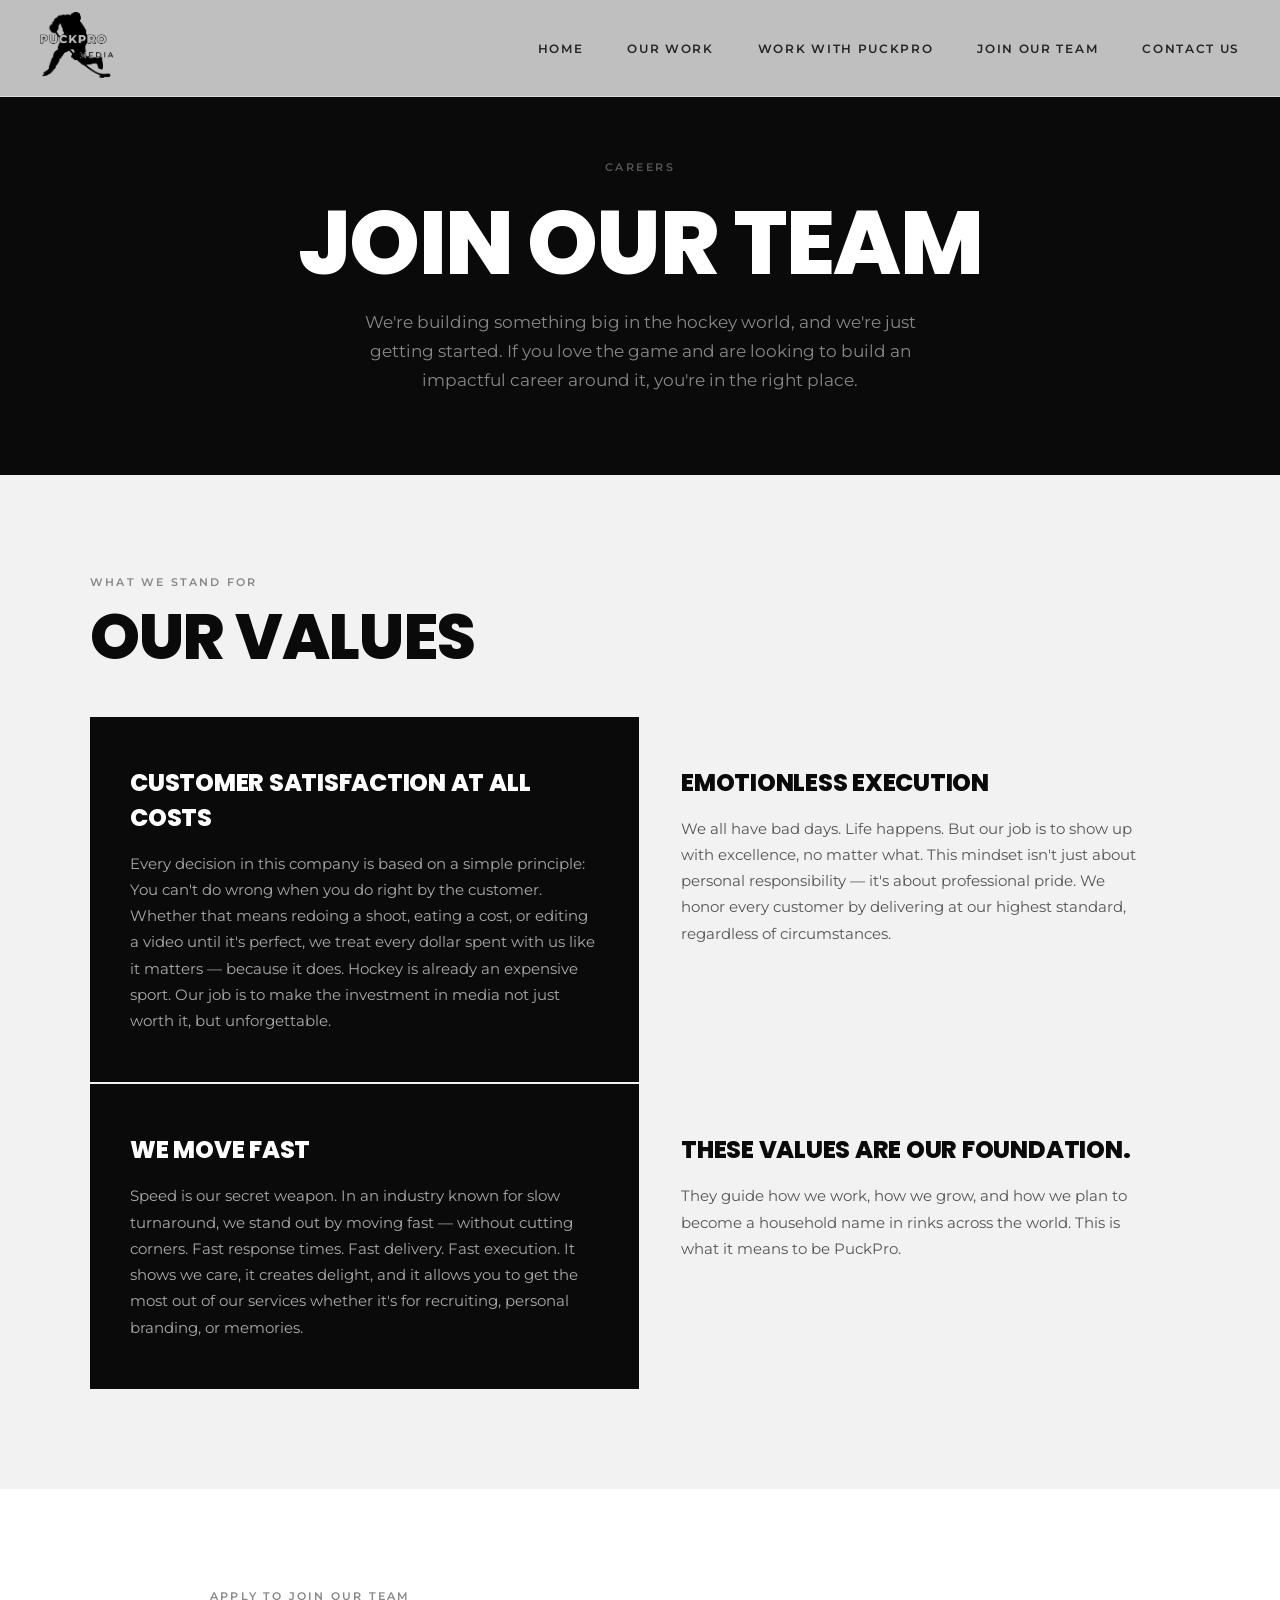
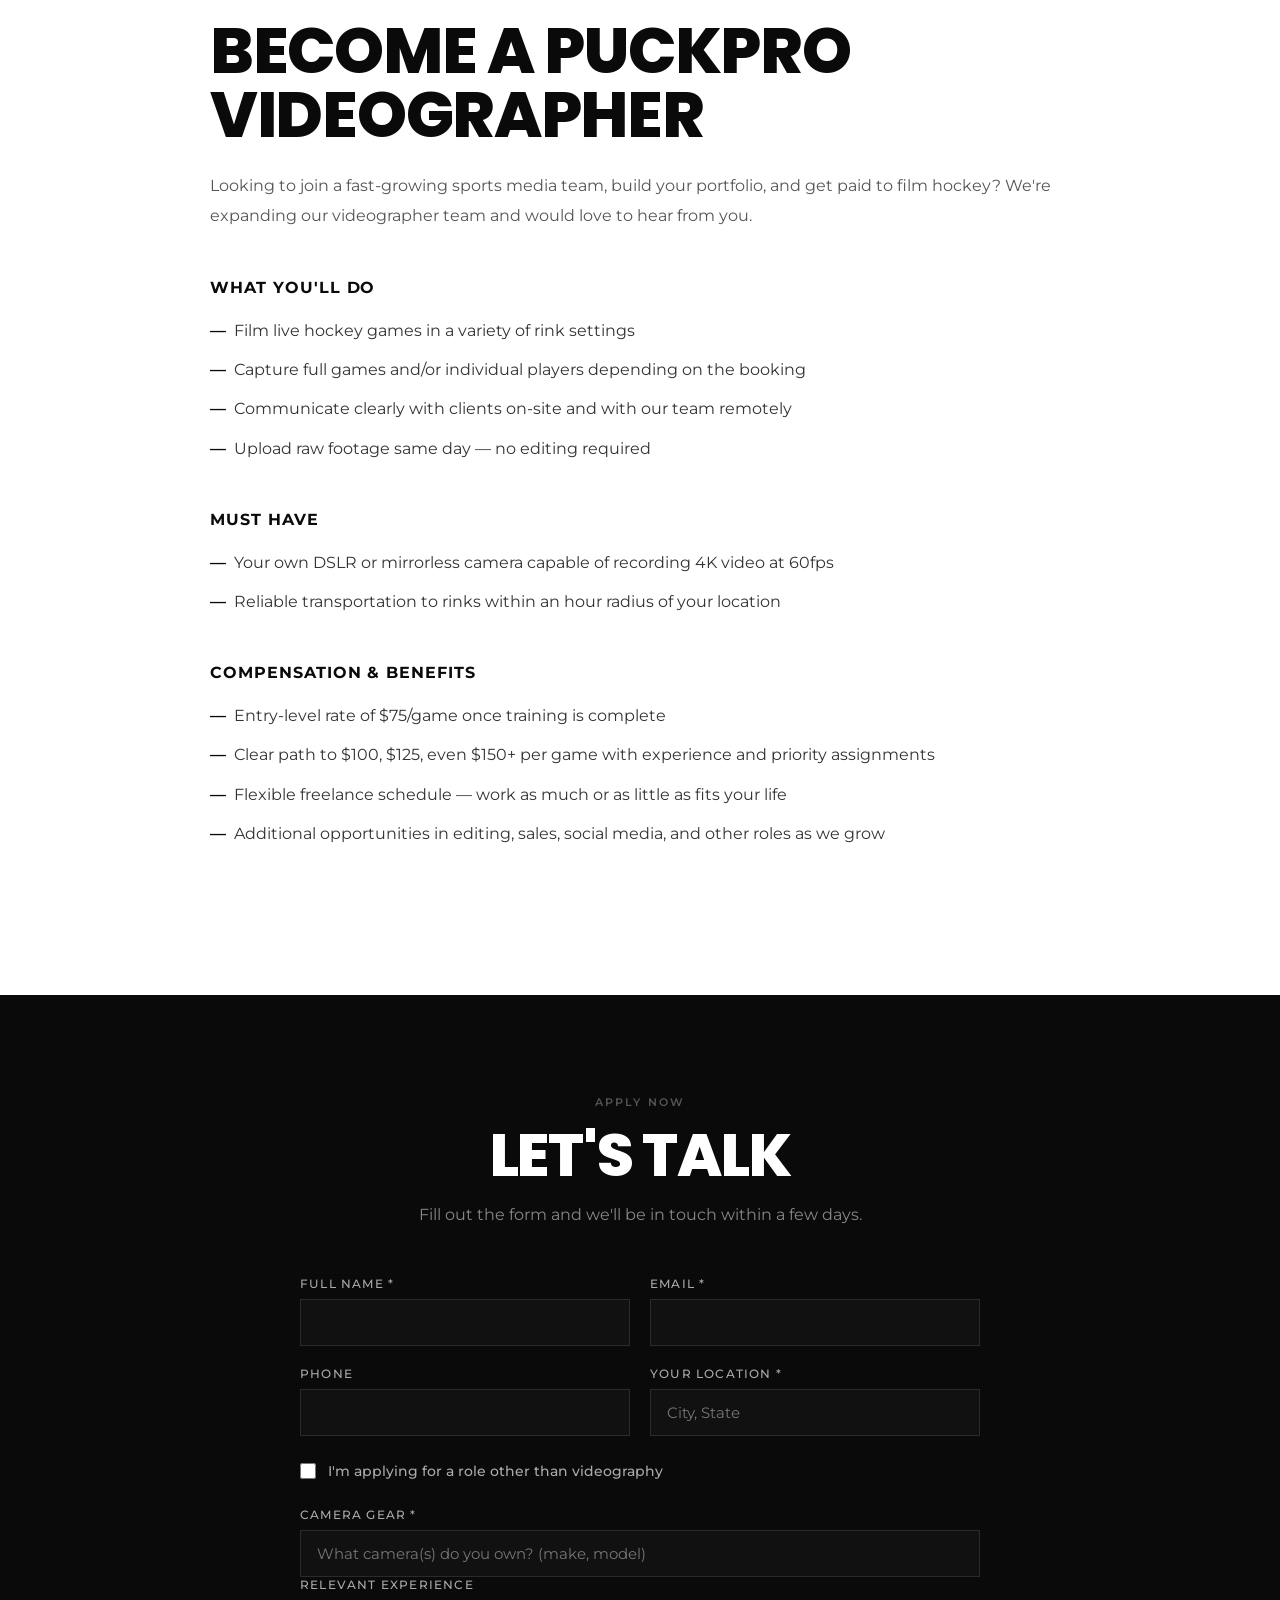
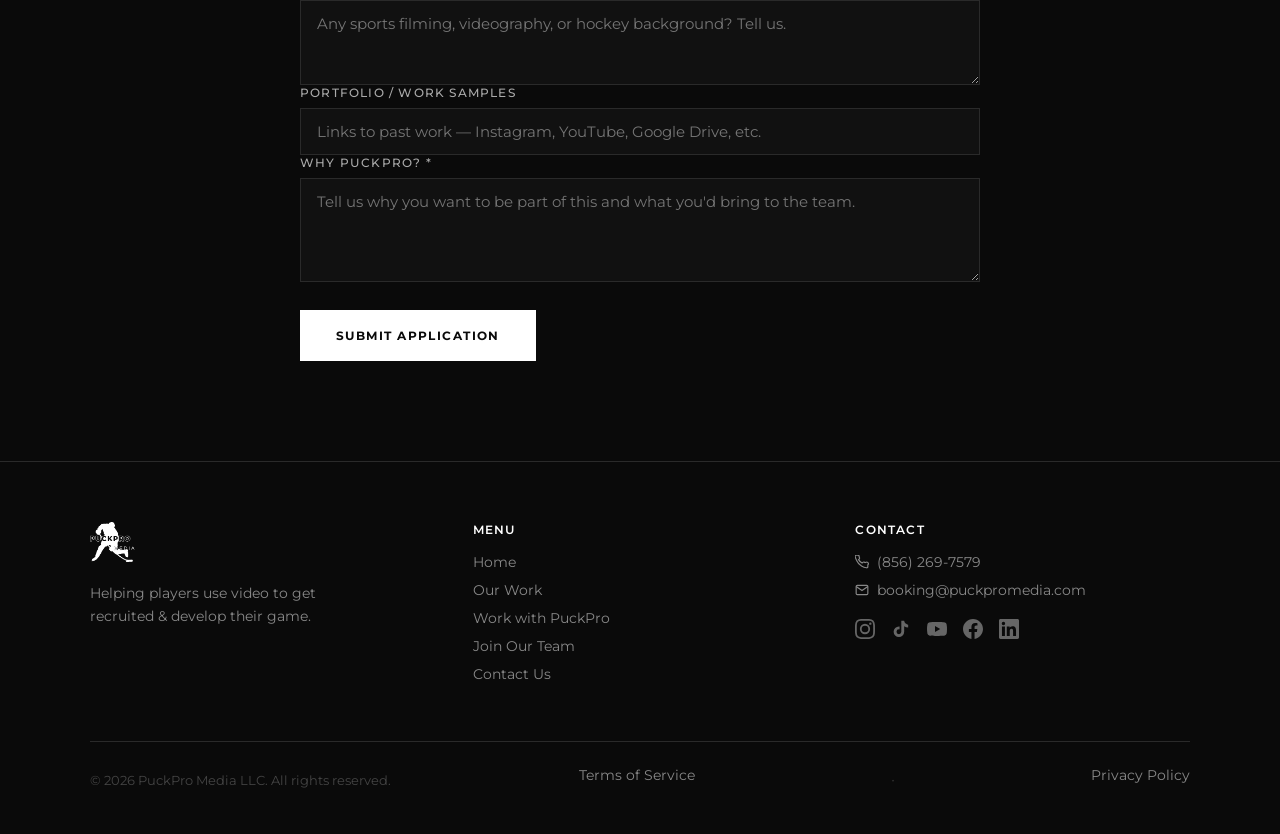
<file: join/index.html>
<!DOCTYPE html>
<html lang="en">
<head>
  <meta charset="UTF-8" />
  <meta name="viewport" content="width=device-width, initial-scale=1.0" />
  <title>Join the Team | PuckPro Media</title>
  <meta name="description" content="Join the PuckPro Media team. We're hiring videographers who love hockey and want to get paid to film the game." />
  <link rel="preconnect" href="https://fonts.googleapis.com" />
  <link rel="preconnect" href="https://fonts.gstatic.com" crossorigin />
  <link href="https://fonts.googleapis.com/css2?family=Poppins:wght@800;900&family=Montserrat:wght@400;500;600;700&display=swap" rel="stylesheet" />
  <link rel="icon" href="/favicon.ico" sizes="any" />
  <link rel="icon" type="image/png" sizes="32x32" href="/favicon-32x32.png" />
  <link rel="apple-touch-icon" href="/apple-touch-icon.png" />
  <link rel="stylesheet" href="/style.css" />
</head>
<body>

<!-- NAV -->
<nav id="nav" class="scrolled">
  <div class="nav-inner">
    <a href="/" class="nav-logo">
      <img src="/logo-white.png" alt="PuckPro Media" />
    </a>
    <div class="nav-links">
      <a href="/">Home</a>
      <a href="/#our-work">Our Work</a>
      <a href="/book/">Work with PuckPro</a>
      <a href="/join/">Join Our Team</a>
      <a href="/#contact">Contact Us</a>
    </div>
    <button class="nav-hamburger" id="hamburger" aria-label="Toggle menu">
      <span></span><span></span><span></span>
    </button>
  </div>
  <div class="nav-mobile" id="mobileMenu">
    <a href="/">Home</a>
    <a href="/#our-work">Our Work</a>
    <a href="/book/">Work with PuckPro</a>
    <a href="/join/">Join Our Team</a>
    <a href="/#contact">Contact Us</a>
  </div>
</nav>

<!-- HEADER -->
<section style="background:#0A0A0A;padding:160px 24px 80px;text-align:center;">
  <p class="eyebrow" style="color:#555;">Careers</p>
  <h1 class="display">JOIN OUR TEAM</h1>
  <p style="font-family:'Montserrat',sans-serif;font-weight:400;font-size:17px;color:#888;max-width:580px;margin:20px auto 0;line-height:1.7;">We're building something big in the hockey world, and we're just getting started. If you love the game and are looking to build an impactful career around it, you're in the right place.</p>
</section>

<!-- VALUES -->
<section class="section-grey">
  <div class="container">
    <p class="label">What We Stand For</p>
    <h2 class="display-dark" style="margin-bottom:48px;">OUR VALUES</h2>
    <div class="values-grid">
      <div class="value-block">
        <p class="vb-title">CUSTOMER SATISFACTION AT ALL COSTS</p>
        <p class="vb-body">Every decision in this company is based on a simple principle: You can't do wrong when you do right by the customer. Whether that means redoing a shoot, eating a cost, or editing a video until it's perfect, we treat every dollar spent with us like it matters — because it does. Hockey is already an expensive sport. Our job is to make the investment in media not just worth it, but unforgettable.</p>
      </div>
      <div class="value-block">
        <p class="vb-title">EMOTIONLESS EXECUTION</p>
        <p class="vb-body">We all have bad days. Life happens. But our job is to show up with excellence, no matter what. This mindset isn't just about personal responsibility — it's about professional pride. We honor every customer by delivering at our highest standard, regardless of circumstances.</p>
      </div>
      <div class="value-block">
        <p class="vb-title">WE MOVE FAST</p>
        <p class="vb-body">Speed is our secret weapon. In an industry known for slow turnaround, we stand out by moving fast — without cutting corners. Fast response times. Fast delivery. Fast execution. It shows we care, it creates delight, and it allows you to get the most out of our services whether it's for recruiting, personal branding, or memories.</p>
      </div>
      <div class="value-block">
        <p class="vb-title">THESE VALUES ARE OUR FOUNDATION.</p>
        <p class="vb-body">They guide how we work, how we grow, and how we plan to become a household name in rinks across the world. This is what it means to be PuckPro.</p>
      </div>
    </div>
  </div>
</section>

<!-- JOB DESCRIPTION -->
<section class="section-white">
  <div class="container" style="max-width:860px;">
    <p class="label">Apply to Join Our Team</p>
    <h2 class="display-dark" style="margin-bottom:24px;">BECOME A PUCKPRO VIDEOGRAPHER</h2>
    <p class="body-text" style="color:#555;margin-bottom:48px;">Looking to join a fast-growing sports media team, build your portfolio, and get paid to film hockey? We're expanding our videographer team and would love to hear from you.</p>

    <div class="job-block">
      <p class="job-heading">What You'll Do</p>
      <ul class="job-list">
        <li>Film live hockey games in a variety of rink settings</li>
        <li>Capture full games and/or individual players depending on the booking</li>
        <li>Communicate clearly with clients on-site and with our team remotely</li>
        <li>Upload raw footage same day — no editing required</li>
      </ul>
    </div>

    <div class="job-block">
      <p class="job-heading">Must Have</p>
      <ul class="job-list">
        <li>Your own DSLR or mirrorless camera capable of recording 4K video at 60fps</li>
        <li>Reliable transportation to rinks within an hour radius of your location</li>
      </ul>
    </div>

    <div class="job-block">
      <p class="job-heading">Compensation &amp; Benefits</p>
      <ul class="job-list">
        <li>Entry-level rate of $75/game once training is complete</li>
        <li>Clear path to $100, $125, even $150+ per game with experience and priority assignments</li>
        <li>Flexible freelance schedule — work as much or as little as fits your life</li>
        <li>Additional opportunities in editing, sales, social media, and other roles as we grow</li>
      </ul>
    </div>
  </div>
</section>

<!-- APPLICATION FORM -->
<section class="section-black" id="apply">
  <div class="container-narrow">
    <p class="label-dim" style="text-align:center;">Apply Now</p>
    <h2 class="display-white" style="text-align:center;margin-bottom:16px;">LET'S TALK</h2>
    <p style="font-family:'Montserrat',sans-serif;font-weight:400;font-size:16px;color:#888;text-align:center;margin-bottom:48px;line-height:1.7;">Fill out the form and we'll be in touch within a few days.</p>

    <form id="joinForm" class="form" name="careers" method="POST" data-netlify="true">
      <input type="hidden" name="form-name" value="careers" />
      <!-- Always shown -->
      <div class="form-row">
        <div class="form-field">
          <label for="j-name" style="color:#aaa;">Full Name *</label>
          <input type="text" id="j-name" required style="background:#111;border-color:#2a2a2a;color:#fff;" />
        </div>
        <div class="form-field">
          <label for="j-email" style="color:#aaa;">Email *</label>
          <input type="email" id="j-email" required style="background:#111;border-color:#2a2a2a;color:#fff;" />
        </div>
      </div>
      <div class="form-row">
        <div class="form-field">
          <label for="j-phone" style="color:#aaa;">Phone</label>
          <input type="tel" id="j-phone" style="background:#111;border-color:#2a2a2a;color:#fff;" />
        </div>
        <div class="form-field">
          <label for="j-location" style="color:#aaa;">Your Location *</label>
          <input type="text" id="j-location" required placeholder="City, State" style="background:#111;border-color:#2a2a2a;color:#fff;" />
        </div>
      </div>

      <!-- Role toggle -->
      <div class="form-check" style="margin:4px 0;">
        <input type="checkbox" id="j-other-role" onchange="toggleRole(this)" />
        <label for="j-other-role" style="color:#aaa;font-weight:500;font-size:14px;text-transform:none;letter-spacing:0;">I'm applying for a role other than videography</label>
      </div>

      <!-- Videographer fields (default) -->
      <div id="videographer-fields">
        <div class="form-field">
          <label for="j-camera" style="color:#aaa;">Camera Gear *</label>
          <input type="text" id="j-camera" placeholder="What camera(s) do you own? (make, model)" style="background:#111;border-color:#2a2a2a;color:#fff;" />
        </div>
        <div class="form-field">
          <label for="j-exp" style="color:#aaa;">Relevant Experience</label>
          <textarea id="j-exp" rows="3" placeholder="Any sports filming, videography, or hockey background? Tell us." style="background:#111;border-color:#2a2a2a;color:#fff;"></textarea>
        </div>
        <div class="form-field">
          <label for="j-links" style="color:#aaa;">Portfolio / Work Samples</label>
          <input type="text" id="j-links" placeholder="Links to past work — Instagram, YouTube, Google Drive, etc." style="background:#111;border-color:#2a2a2a;color:#fff;" />
        </div>
        <div class="form-field">
          <label for="j-why" style="color:#aaa;">Why PuckPro? *</label>
          <textarea id="j-why" rows="4" placeholder="Tell us why you want to be part of this and what you'd bring to the team." style="background:#111;border-color:#2a2a2a;color:#fff;"></textarea>
        </div>
      </div>

      <!-- Other role fields (hidden by default) -->
      <div id="other-role-fields" class="hidden">
        <div class="form-field">
          <label for="j-role" style="color:#aaa;">What role are you applying for? *</label>
          <input type="text" id="j-role" placeholder="e.g. Video Editor, Social Media, Sales..." style="background:#111;border-color:#2a2a2a;color:#fff;" />
        </div>
        <div class="form-field">
          <label for="j-other-exp" style="color:#aaa;">Relevant Experience *</label>
          <textarea id="j-other-exp" rows="5" placeholder="Tell us about your background and what you'd bring to PuckPro." style="background:#111;border-color:#2a2a2a;color:#fff;"></textarea>
        </div>
      </div>

      <button type="submit" style="background:#fff;color:#0A0A0A;font-family:'Montserrat',sans-serif;font-weight:700;font-size:12px;letter-spacing:0.12em;text-transform:uppercase;padding:18px 36px;border:none;cursor:pointer;align-self:flex-start;margin-top:8px;">Submit Application</button>
    </form>

    <div id="joinSuccess" class="form-success hidden">
      <p class="display-white" style="font-size:32px;margin-bottom:12px;">APPLICATION RECEIVED.</p>
      <p style="font-family:'Montserrat',sans-serif;color:#888;font-size:15px;">We'll be in touch if it looks like a fit.</p>
    </div>
  </div>
</section>

<!-- FOOTER -->
<footer class="footer">
  <div class="container">
    <div class="footer-grid">
      <div>
        <img src="/logo-white.png" alt="PuckPro Media" class="footer-logo" />
        <p class="footer-body">Helping players use video to get recruited &amp; develop their game.</p>
      </div>
      <div>
        <p class="footer-heading">Menu</p>
        <a href="/" class="footer-link">Home</a>
        <a href="/#our-work" class="footer-link">Our Work</a>
        <a href="/book/" class="footer-link">Work with PuckPro</a>
        <a href="/join/" class="footer-link">Join Our Team</a>
        <a href="/#contact" class="footer-link">Contact Us</a>
      </div>
      <div>
        <p class="footer-heading">Contact</p>
        <a href="tel:8562697579" class="footer-link footer-contact-link">
          <svg width="14" height="14" viewBox="0 0 24 24" fill="none" stroke="currentColor" stroke-width="2" style="flex-shrink:0;"><path d="M22 16.92v3a2 2 0 01-2.18 2 19.79 19.79 0 01-8.63-3.07A19.5 19.5 0 013.07 9.81a19.79 19.79 0 01-3.07-8.68A2 2 0 012 .18h3a2 2 0 012 1.72c.127.96.361 1.903.7 2.81a2 2 0 01-.45 2.11L6.09 7.91a16 16 0 006 6l1.27-1.27a2 2 0 012.11-.45c.907.339 1.85.573 2.81.7A2 2 0 0122 16.92z"/></svg>
          (856) 269-7579
        </a>
        <a href="mailto:booking@puckpromedia.com" class="footer-link footer-contact-link">
          <svg width="14" height="14" viewBox="0 0 24 24" fill="none" stroke="currentColor" stroke-width="2" style="flex-shrink:0;"><path d="M4 4h16c1.1 0 2 .9 2 2v12c0 1.1-.9 2-2 2H4c-1.1 0-2-.9-2-2V6c0-1.1.9-2 2-2z"/><polyline points="22,6 12,13 2,6"/></svg>
          booking@puckpromedia.com
        </a>
          <div class="footer-social">
            <a href="https://www.instagram.com/puckpro_media" target="_blank" class="footer-social-link" aria-label="Instagram">
              <svg width="20" height="20" viewBox="0 0 24 24" fill="currentColor"><path d="M12 2.163c3.204 0 3.584.012 4.85.07 3.252.148 4.771 1.691 4.919 4.919.058 1.265.069 1.645.069 4.849 0 3.205-.012 3.584-.069 4.849-.149 3.225-1.664 4.771-4.919 4.919-1.266.058-1.644.07-4.85.07-3.204 0-3.584-.012-4.849-.07-3.26-.149-4.771-1.699-4.919-4.92-.058-1.265-.07-1.644-.07-4.849 0-3.204.013-3.583.07-4.849.149-3.227 1.664-4.771 4.919-4.919 1.266-.057 1.645-.069 4.849-.069zM12 0C8.741 0 8.333.014 7.053.072 2.695.272.273 2.69.073 7.052.014 8.333 0 8.741 0 12c0 3.259.014 3.668.072 4.948.2 4.358 2.618 6.78 6.98 6.98C8.333 23.986 8.741 24 12 24c3.259 0 3.668-.014 4.948-.072 4.354-.2 6.782-2.618 6.979-6.98.059-1.28.073-1.689.073-4.948 0-3.259-.014-3.667-.072-4.947-.196-4.354-2.617-6.78-6.979-6.98C15.668.014 15.259 0 12 0zm0 5.838a6.162 6.162 0 100 12.324 6.162 6.162 0 000-12.324zM12 16a4 4 0 110-8 4 4 0 010 8zm6.406-11.845a1.44 1.44 0 100 2.881 1.44 1.44 0 000-2.881z"/></svg>
            </a>
            <a href="https://www.tiktok.com/@puckpro_media" target="_blank" class="footer-social-link" aria-label="TikTok">
              <svg width="20" height="20" viewBox="0 0 24 24" fill="currentColor"><path d="M19.59 6.69a4.83 4.83 0 01-3.77-4.25V2h-3.45v13.67a2.89 2.89 0 01-2.88 2.5 2.89 2.89 0 01-2.89-2.89 2.89 2.89 0 012.89-2.89c.28 0 .54.04.79.1V9.01a6.33 6.33 0 00-.79-.05 6.34 6.34 0 00-6.34 6.34 6.34 6.34 0 006.34 6.34 6.34 6.34 0 006.33-6.34V8.69a8.18 8.18 0 004.78 1.52V6.78a4.85 4.85 0 01-1.01-.09z"/></svg>
            </a>
            <a href="https://www.youtube.com/@PuckProMedia" target="_blank" class="footer-social-link" aria-label="YouTube">
              <svg width="20" height="20" viewBox="0 0 24 24" fill="currentColor"><path d="M23.495 6.205a3.007 3.007 0 00-2.088-2.088c-1.87-.501-9.396-.501-9.396-.501s-7.507-.01-9.396.501A3.007 3.007 0 00.527 6.205a31.247 31.247 0 00-.522 5.805 31.247 31.247 0 00.522 5.783 3.007 3.007 0 002.088 2.088c1.868.502 9.396.502 9.396.502s7.506 0 9.396-.502a3.007 3.007 0 002.088-2.088 31.247 31.247 0 00.5-5.783 31.247 31.247 0 00-.5-5.805zM9.609 15.601V8.408l6.264 3.602z"/></svg>
            </a>
            <a href="https://www.facebook.com/profile.php?id=100089099956779" target="_blank" class="footer-social-link" aria-label="Facebook">
              <svg width="20" height="20" viewBox="0 0 24 24" fill="currentColor"><path d="M24 12.073c0-6.627-5.373-12-12-12s-12 5.373-12 12c0 5.99 4.388 10.954 10.125 11.854v-8.385H7.078v-3.47h3.047V9.43c0-3.007 1.792-4.669 4.533-4.669 1.312 0 2.686.235 2.686.235v2.953H15.83c-1.491 0-1.956.925-1.956 1.874v2.25h3.328l-.532 3.47h-2.796v8.385C19.612 23.027 24 18.062 24 12.073z"/></svg>
            </a>
            <a href="https://www.linkedin.com/company/puckpro-media-llc/?viewAsMember=true" target="_blank" class="footer-social-link" aria-label="LinkedIn">
              <svg width="20" height="20" viewBox="0 0 24 24" fill="currentColor"><path d="M20.447 20.452h-3.554v-5.569c0-1.328-.027-3.037-1.852-3.037-1.853 0-2.136 1.445-2.136 2.939v5.667H9.351V9h3.414v1.561h.046c.477-.9 1.637-1.85 3.37-1.85 3.601 0 4.267 2.37 4.267 5.455v6.286zM5.337 7.433a2.062 2.062 0 01-2.063-2.065 2.064 2.064 0 112.063 2.065zm1.782 13.019H3.555V9h3.564v11.452zM22.225 0H1.771C.792 0 0 .774 0 1.729v20.542C0 23.227.792 24 1.771 24h20.451C23.2 24 24 23.227 24 22.271V1.729C24 .774 23.2 0 22.222 0h.003z"/></svg>
            </a>
          </div>
      </div>
    </div>
    <div class="footer-bottom">
      <p>© 2026 PuckPro Media LLC. All rights reserved.</p>
      <a href="/terms/" class="footer-link">Terms of Service</a> <span style="color:#333;margin:0 8px;">·</span> <a href="/privacy/" class="footer-link">Privacy Policy</a>
    </div>
  </div>
</footer>

<script src="/main.js"></script>
<script>
  function toggleRole(checkbox) {
    var vidFields = document.getElementById('videographer-fields');
    var otherFields = document.getElementById('other-role-fields');
    var cameraInput = document.getElementById('j-camera');
    var whyInput = document.getElementById('j-why');
    var roleInput = document.getElementById('j-role');
    var otherExpInput = document.getElementById('j-other-exp');

    if (checkbox.checked) {
      vidFields.classList.add('hidden');
      otherFields.classList.remove('hidden');
      cameraInput.removeAttribute('required');
      whyInput.removeAttribute('required');
      roleInput.setAttribute('required', '');
      otherExpInput.setAttribute('required', '');
    } else {
      vidFields.classList.remove('hidden');
      otherFields.classList.add('hidden');
      cameraInput.setAttribute('required', '');
      whyInput.setAttribute('required', '');
      roleInput.removeAttribute('required');
      otherExpInput.removeAttribute('required');
    }
  }

  document.getElementById('joinForm').addEventListener('submit', async function(e) {
    e.preventDefault();
    var sent = await window.submitPuckProForm(this, 'careers');
    if (!sent) return;

    this.classList.add('hidden');
    document.getElementById('joinSuccess').classList.remove('hidden');
  });
</script>
</body>
</html>
</file>
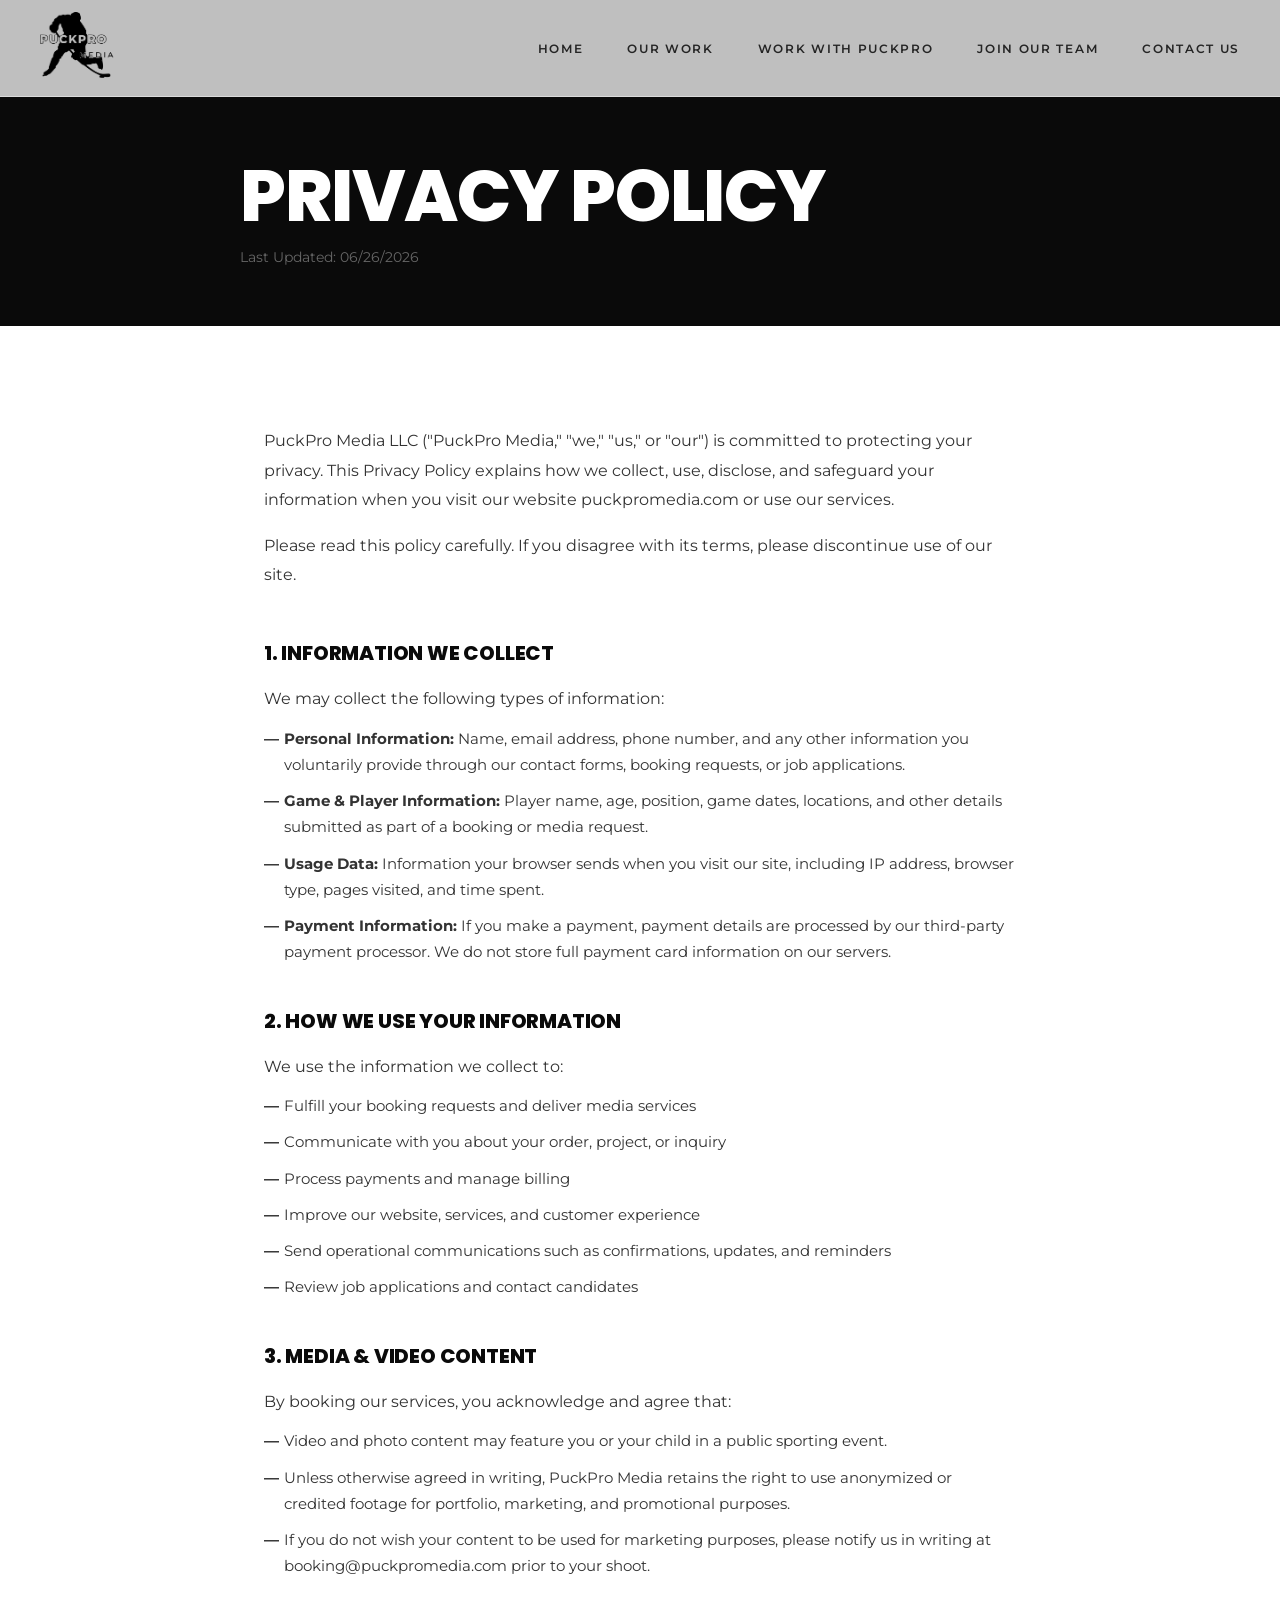
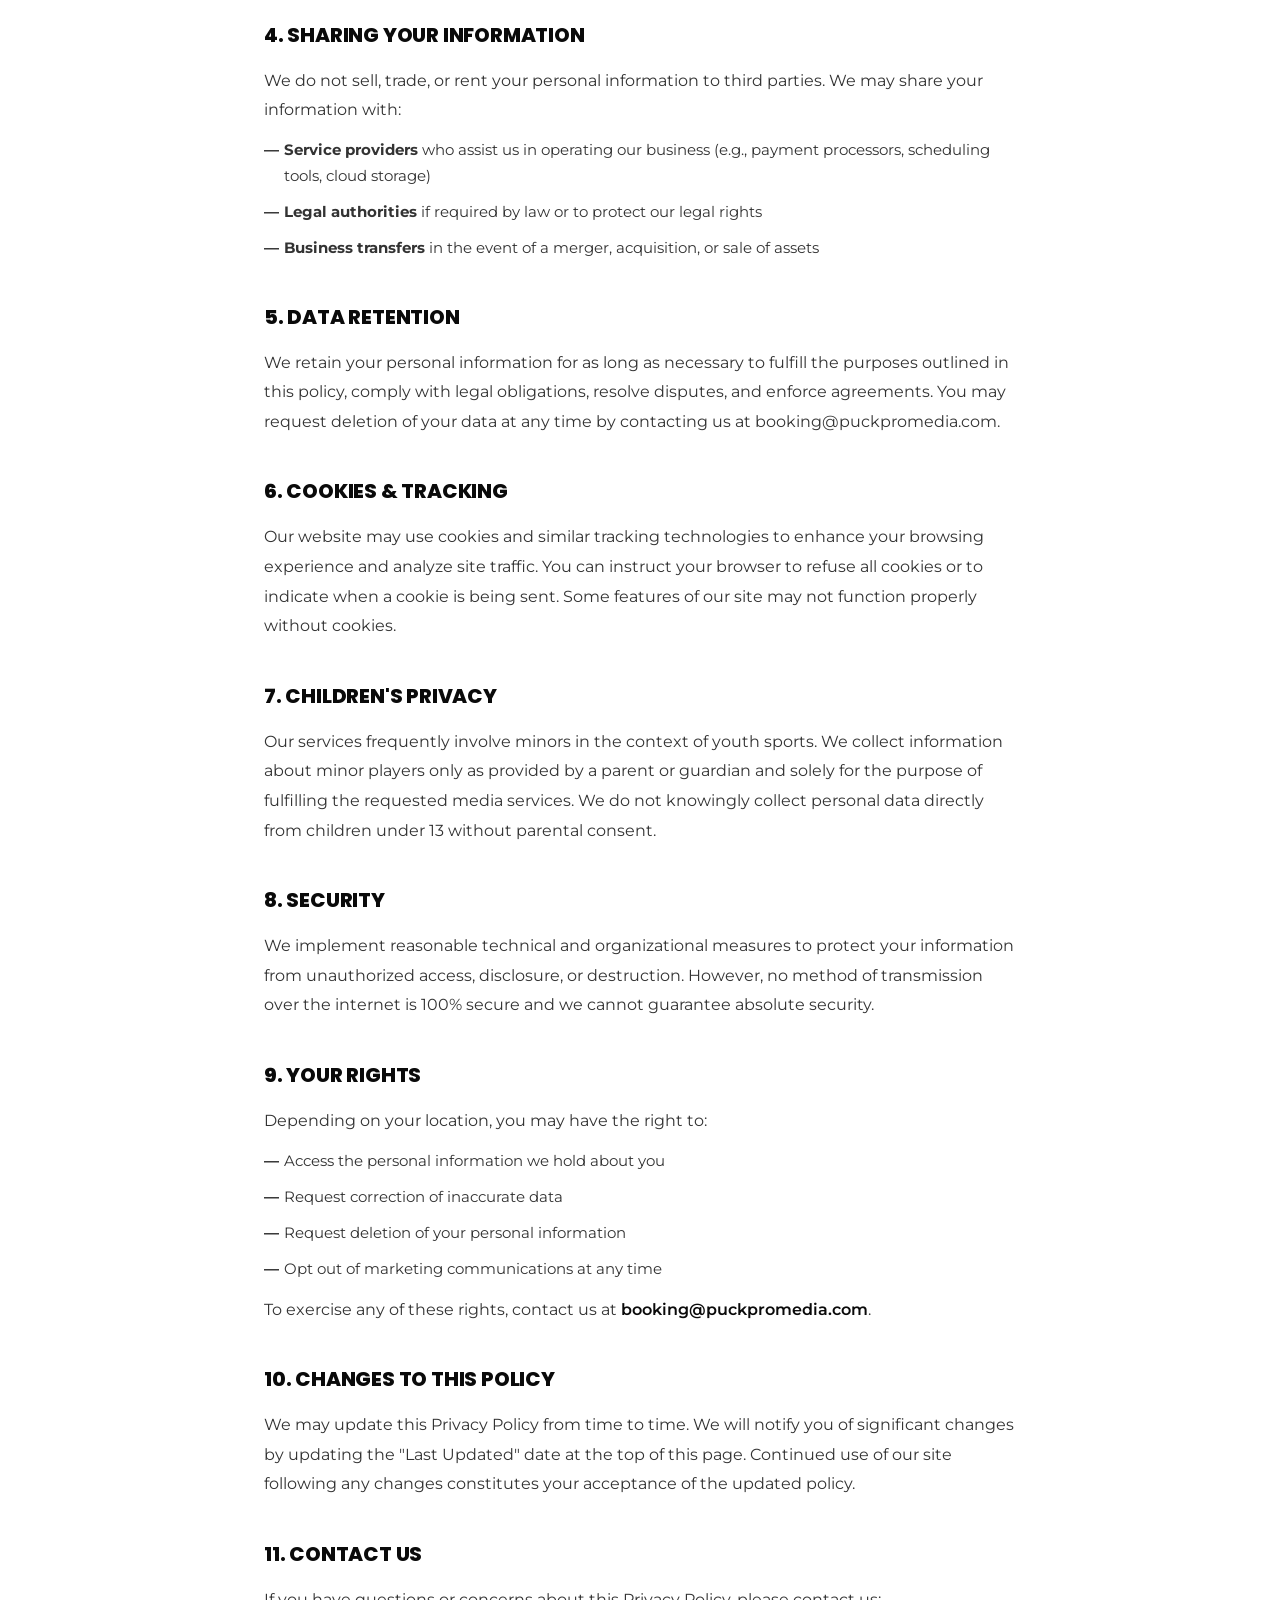
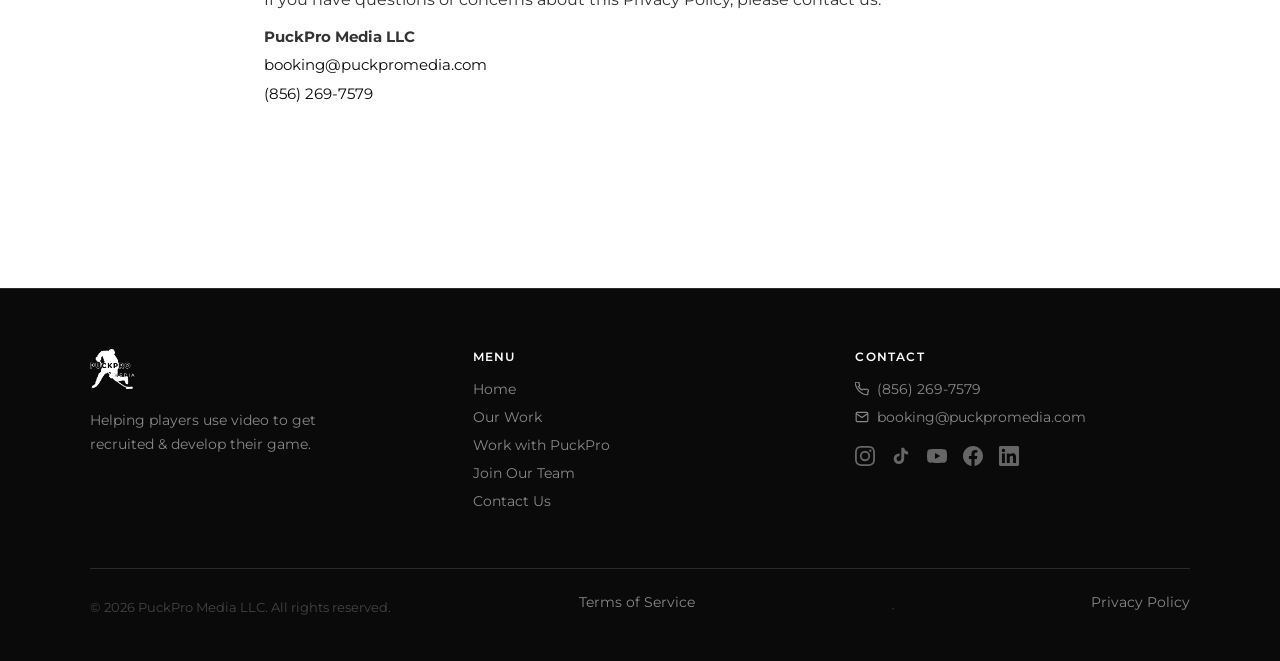
<file: privacy/index.html>
<!DOCTYPE html>
<html lang="en">
<head>
  <meta charset="UTF-8" />
  <meta name="viewport" content="width=device-width, initial-scale=1.0" />
  <title>Privacy Policy | PuckPro Media</title>
  <link rel="preconnect" href="https://fonts.googleapis.com" />
  <link rel="preconnect" href="https://fonts.gstatic.com" crossorigin />
  <link href="https://fonts.googleapis.com/css2?family=Poppins:wght@800;900&family=Montserrat:wght@400;500;600;700&display=swap" rel="stylesheet" />
  <link rel="icon" href="/favicon.ico" sizes="any" />
  <link rel="icon" type="image/png" sizes="32x32" href="/favicon-32x32.png" />
  <link rel="apple-touch-icon" href="/apple-touch-icon.png" />
  <link rel="stylesheet" href="/style.css" />
</head>
<body>

<!-- NAV -->
<nav id="nav" class="scrolled">
  <div class="nav-inner">
    <a href="/" class="nav-logo">
      <img src="/logo-white.png" alt="PuckPro Media" />
    </a>
    <div class="nav-links">
      <a href="/">Home</a>
      <a href="/#our-work">Our Work</a>
      <a href="/book/">Work with PuckPro</a>
      <a href="/join/">Join Our Team</a>
      <a href="/#contact">Contact Us</a>
    </div>
    <button class="nav-hamburger" id="hamburger" aria-label="Toggle menu">
      <span></span><span></span><span></span>
    </button>
  </div>
  <div class="nav-mobile" id="mobileMenu">
    <a href="/">Home</a>
    <a href="/#our-work">Our Work</a>
    <a href="/book/">Work with PuckPro</a>
    <a href="/join/">Join Our Team</a>
    <a href="/#contact">Contact Us</a>
  </div>
</nav>

<!-- HEADER -->
<section style="background:#0A0A0A;padding:160px 24px 60px;">
  <div style="max-width:800px;margin:0 auto;">
    <h1 class="display" style="font-size:clamp(40px,6vw,72px);margin-bottom:16px;">PRIVACY POLICY</h1>
    <p style="font-family:'Montserrat',sans-serif;color:#666;font-size:14px;">Last Updated: 06/26/2026</p>
  </div>
</section>

<!-- CONTENT -->
<section class="section-white">
  <div style="max-width:800px;margin:0 auto;padding:0 24px;">

    <div style="margin-bottom:48px;">
      <p class="body-text" style="margin-bottom:16px;">PuckPro Media LLC ("PuckPro Media," "we," "us," or "our") is committed to protecting your privacy. This Privacy Policy explains how we collect, use, disclose, and safeguard your information when you visit our website puckpromedia.com or use our services.</p>
      <p class="body-text">Please read this policy carefully. If you disagree with its terms, please discontinue use of our site.</p>
    </div>

    <div style="margin-bottom:40px;">
      <h2 style="font-family:'Poppins',sans-serif;font-weight:800;font-size:20px;color:#0A0A0A;letter-spacing:-0.01em;margin-bottom:16px;">1. INFORMATION WE COLLECT</h2>
      <p class="body-text" style="margin-bottom:12px;">We may collect the following types of information:</p>
      <ul style="list-style:none;margin-left:0;">
        <li style="font-family:'Montserrat',sans-serif;font-size:15px;color:#333;line-height:1.75;margin-bottom:10px;padding-left:20px;position:relative;"><span style="position:absolute;left:0;font-weight:700;">—</span><strong>Personal Information:</strong> Name, email address, phone number, and any other information you voluntarily provide through our contact forms, booking requests, or job applications.</li>
        <li style="font-family:'Montserrat',sans-serif;font-size:15px;color:#333;line-height:1.75;margin-bottom:10px;padding-left:20px;position:relative;"><span style="position:absolute;left:0;font-weight:700;">—</span><strong>Game & Player Information:</strong> Player name, age, position, game dates, locations, and other details submitted as part of a booking or media request.</li>
        <li style="font-family:'Montserrat',sans-serif;font-size:15px;color:#333;line-height:1.75;margin-bottom:10px;padding-left:20px;position:relative;"><span style="position:absolute;left:0;font-weight:700;">—</span><strong>Usage Data:</strong> Information your browser sends when you visit our site, including IP address, browser type, pages visited, and time spent.</li>
        <li style="font-family:'Montserrat',sans-serif;font-size:15px;color:#333;line-height:1.75;margin-bottom:10px;padding-left:20px;position:relative;"><span style="position:absolute;left:0;font-weight:700;">—</span><strong>Payment Information:</strong> If you make a payment, payment details are processed by our third-party payment processor. We do not store full payment card information on our servers.</li>
      </ul>
    </div>

    <div style="margin-bottom:40px;">
      <h2 style="font-family:'Poppins',sans-serif;font-weight:800;font-size:20px;color:#0A0A0A;letter-spacing:-0.01em;margin-bottom:16px;">2. HOW WE USE YOUR INFORMATION</h2>
      <p class="body-text" style="margin-bottom:12px;">We use the information we collect to:</p>
      <ul style="list-style:none;">
        <li style="font-family:'Montserrat',sans-serif;font-size:15px;color:#333;line-height:1.75;margin-bottom:10px;padding-left:20px;position:relative;"><span style="position:absolute;left:0;font-weight:700;">—</span>Fulfill your booking requests and deliver media services</li>
        <li style="font-family:'Montserrat',sans-serif;font-size:15px;color:#333;line-height:1.75;margin-bottom:10px;padding-left:20px;position:relative;"><span style="position:absolute;left:0;font-weight:700;">—</span>Communicate with you about your order, project, or inquiry</li>
        <li style="font-family:'Montserrat',sans-serif;font-size:15px;color:#333;line-height:1.75;margin-bottom:10px;padding-left:20px;position:relative;"><span style="position:absolute;left:0;font-weight:700;">—</span>Process payments and manage billing</li>
        <li style="font-family:'Montserrat',sans-serif;font-size:15px;color:#333;line-height:1.75;margin-bottom:10px;padding-left:20px;position:relative;"><span style="position:absolute;left:0;font-weight:700;">—</span>Improve our website, services, and customer experience</li>
        <li style="font-family:'Montserrat',sans-serif;font-size:15px;color:#333;line-height:1.75;margin-bottom:10px;padding-left:20px;position:relative;"><span style="position:absolute;left:0;font-weight:700;">—</span>Send operational communications such as confirmations, updates, and reminders</li>
        <li style="font-family:'Montserrat',sans-serif;font-size:15px;color:#333;line-height:1.75;margin-bottom:10px;padding-left:20px;position:relative;"><span style="position:absolute;left:0;font-weight:700;">—</span>Review job applications and contact candidates</li>
      </ul>
    </div>

    <div style="margin-bottom:40px;">
      <h2 style="font-family:'Poppins',sans-serif;font-weight:800;font-size:20px;color:#0A0A0A;letter-spacing:-0.01em;margin-bottom:16px;">3. MEDIA & VIDEO CONTENT</h2>
      <p class="body-text" style="margin-bottom:12px;">By booking our services, you acknowledge and agree that:</p>
      <ul style="list-style:none;">
        <li style="font-family:'Montserrat',sans-serif;font-size:15px;color:#333;line-height:1.75;margin-bottom:10px;padding-left:20px;position:relative;"><span style="position:absolute;left:0;font-weight:700;">—</span>Video and photo content may feature you or your child in a public sporting event.</li>
        <li style="font-family:'Montserrat',sans-serif;font-size:15px;color:#333;line-height:1.75;margin-bottom:10px;padding-left:20px;position:relative;"><span style="position:absolute;left:0;font-weight:700;">—</span>Unless otherwise agreed in writing, PuckPro Media retains the right to use anonymized or credited footage for portfolio, marketing, and promotional purposes.</li>
        <li style="font-family:'Montserrat',sans-serif;font-size:15px;color:#333;line-height:1.75;margin-bottom:10px;padding-left:20px;position:relative;"><span style="position:absolute;left:0;font-weight:700;">—</span>If you do not wish your content to be used for marketing purposes, please notify us in writing at booking@puckpromedia.com prior to your shoot.</li>
      </ul>
    </div>

    <div style="margin-bottom:40px;">
      <h2 style="font-family:'Poppins',sans-serif;font-weight:800;font-size:20px;color:#0A0A0A;letter-spacing:-0.01em;margin-bottom:16px;">4. SHARING YOUR INFORMATION</h2>
      <p class="body-text" style="margin-bottom:12px;">We do not sell, trade, or rent your personal information to third parties. We may share your information with:</p>
      <ul style="list-style:none;">
        <li style="font-family:'Montserrat',sans-serif;font-size:15px;color:#333;line-height:1.75;margin-bottom:10px;padding-left:20px;position:relative;"><span style="position:absolute;left:0;font-weight:700;">—</span><strong>Service providers</strong> who assist us in operating our business (e.g., payment processors, scheduling tools, cloud storage)</li>
        <li style="font-family:'Montserrat',sans-serif;font-size:15px;color:#333;line-height:1.75;margin-bottom:10px;padding-left:20px;position:relative;"><span style="position:absolute;left:0;font-weight:700;">—</span><strong>Legal authorities</strong> if required by law or to protect our legal rights</li>
        <li style="font-family:'Montserrat',sans-serif;font-size:15px;color:#333;line-height:1.75;margin-bottom:10px;padding-left:20px;position:relative;"><span style="position:absolute;left:0;font-weight:700;">—</span><strong>Business transfers</strong> in the event of a merger, acquisition, or sale of assets</li>
      </ul>
    </div>

    <div style="margin-bottom:40px;">
      <h2 style="font-family:'Poppins',sans-serif;font-weight:800;font-size:20px;color:#0A0A0A;letter-spacing:-0.01em;margin-bottom:16px;">5. DATA RETENTION</h2>
      <p class="body-text">We retain your personal information for as long as necessary to fulfill the purposes outlined in this policy, comply with legal obligations, resolve disputes, and enforce agreements. You may request deletion of your data at any time by contacting us at booking@puckpromedia.com.</p>
    </div>

    <div style="margin-bottom:40px;">
      <h2 style="font-family:'Poppins',sans-serif;font-weight:800;font-size:20px;color:#0A0A0A;letter-spacing:-0.01em;margin-bottom:16px;">6. COOKIES & TRACKING</h2>
      <p class="body-text">Our website may use cookies and similar tracking technologies to enhance your browsing experience and analyze site traffic. You can instruct your browser to refuse all cookies or to indicate when a cookie is being sent. Some features of our site may not function properly without cookies.</p>
    </div>

    <div style="margin-bottom:40px;">
      <h2 style="font-family:'Poppins',sans-serif;font-weight:800;font-size:20px;color:#0A0A0A;letter-spacing:-0.01em;margin-bottom:16px;">7. CHILDREN'S PRIVACY</h2>
      <p class="body-text">Our services frequently involve minors in the context of youth sports. We collect information about minor players only as provided by a parent or guardian and solely for the purpose of fulfilling the requested media services. We do not knowingly collect personal data directly from children under 13 without parental consent.</p>
    </div>

    <div style="margin-bottom:40px;">
      <h2 style="font-family:'Poppins',sans-serif;font-weight:800;font-size:20px;color:#0A0A0A;letter-spacing:-0.01em;margin-bottom:16px;">8. SECURITY</h2>
      <p class="body-text">We implement reasonable technical and organizational measures to protect your information from unauthorized access, disclosure, or destruction. However, no method of transmission over the internet is 100% secure and we cannot guarantee absolute security.</p>
    </div>

    <div style="margin-bottom:40px;">
      <h2 style="font-family:'Poppins',sans-serif;font-weight:800;font-size:20px;color:#0A0A0A;letter-spacing:-0.01em;margin-bottom:16px;">9. YOUR RIGHTS</h2>
      <p class="body-text" style="margin-bottom:12px;">Depending on your location, you may have the right to:</p>
      <ul style="list-style:none;">
        <li style="font-family:'Montserrat',sans-serif;font-size:15px;color:#333;line-height:1.75;margin-bottom:10px;padding-left:20px;position:relative;"><span style="position:absolute;left:0;font-weight:700;">—</span>Access the personal information we hold about you</li>
        <li style="font-family:'Montserrat',sans-serif;font-size:15px;color:#333;line-height:1.75;margin-bottom:10px;padding-left:20px;position:relative;"><span style="position:absolute;left:0;font-weight:700;">—</span>Request correction of inaccurate data</li>
        <li style="font-family:'Montserrat',sans-serif;font-size:15px;color:#333;line-height:1.75;margin-bottom:10px;padding-left:20px;position:relative;"><span style="position:absolute;left:0;font-weight:700;">—</span>Request deletion of your personal information</li>
        <li style="font-family:'Montserrat',sans-serif;font-size:15px;color:#333;line-height:1.75;margin-bottom:10px;padding-left:20px;position:relative;"><span style="position:absolute;left:0;font-weight:700;">—</span>Opt out of marketing communications at any time</li>
      </ul>
      <p class="body-text" style="margin-top:12px;">To exercise any of these rights, contact us at <a href="mailto:booking@puckpromedia.com" style="color:#0A0A0A;font-weight:600;">booking@puckpromedia.com</a>.</p>
    </div>

    <div style="margin-bottom:40px;">
      <h2 style="font-family:'Poppins',sans-serif;font-weight:800;font-size:20px;color:#0A0A0A;letter-spacing:-0.01em;margin-bottom:16px;">10. CHANGES TO THIS POLICY</h2>
      <p class="body-text">We may update this Privacy Policy from time to time. We will notify you of significant changes by updating the "Last Updated" date at the top of this page. Continued use of our site following any changes constitutes your acceptance of the updated policy.</p>
    </div>

    <div style="margin-bottom:80px;">
      <h2 style="font-family:'Poppins',sans-serif;font-weight:800;font-size:20px;color:#0A0A0A;letter-spacing:-0.01em;margin-bottom:16px;">11. CONTACT US</h2>
      <p class="body-text" style="margin-bottom:8px;">If you have questions or concerns about this Privacy Policy, please contact us:</p>
      <p style="font-family:'Montserrat',sans-serif;font-size:15px;color:#333;line-height:1.9;">
        <strong>PuckPro Media LLC</strong><br>
        <a href="mailto:booking@puckpromedia.com" style="color:#0A0A0A;">booking@puckpromedia.com</a><br>
        <a href="tel:8562697579" style="color:#0A0A0A;">(856) 269-7579</a>
      </p>
    </div>

  </div>
</section>

<!-- FOOTER -->
<footer class="footer">
  <div class="container">
    <div class="footer-grid">
      <div>
        <img src="/logo-white.png" alt="PuckPro Media" class="footer-logo" />
        <p class="footer-body">Helping players use video to get recruited &amp; develop their game.</p>
      </div>
      <div>
        <p class="footer-heading">Menu</p>
        <a href="/" class="footer-link">Home</a>
        <a href="/#our-work" class="footer-link">Our Work</a>
        <a href="/book/" class="footer-link">Work with PuckPro</a>
        <a href="/join/" class="footer-link">Join Our Team</a>
        <a href="/#contact" class="footer-link">Contact Us</a>
      </div>
      <div>
        <p class="footer-heading">Contact</p>
        <a href="tel:8562697579" class="footer-link footer-contact-link">
          <svg width="14" height="14" viewBox="0 0 24 24" fill="none" stroke="currentColor" stroke-width="2" style="flex-shrink:0;"><path d="M22 16.92v3a2 2 0 01-2.18 2 19.79 19.79 0 01-8.63-3.07A19.5 19.5 0 013.07 9.81a19.79 19.79 0 01-3.07-8.68A2 2 0 012 .18h3a2 2 0 012 1.72c.127.96.361 1.903.7 2.81a2 2 0 01-.45 2.11L6.09 7.91a16 16 0 006 6l1.27-1.27a2 2 0 012.11-.45c.907.339 1.85.573 2.81.7A2 2 0 0122 16.92z"/></svg>
          (856) 269-7579
        </a>
        <a href="mailto:booking@puckpromedia.com" class="footer-link footer-contact-link">
          <svg width="14" height="14" viewBox="0 0 24 24" fill="none" stroke="currentColor" stroke-width="2" style="flex-shrink:0;"><path d="M4 4h16c1.1 0 2 .9 2 2v12c0 1.1-.9 2-2 2H4c-1.1 0-2-.9-2-2V6c0-1.1.9-2 2-2z"/><polyline points="22,6 12,13 2,6"/></svg>
          booking@puckpromedia.com
        </a>
        <div class="footer-social">
          <a href="https://www.instagram.com/puckpro_media" target="_blank" class="footer-social-link" aria-label="Instagram"><svg width="20" height="20" viewBox="0 0 24 24" fill="currentColor"><path d="M12 2.163c3.204 0 3.584.012 4.85.07 3.252.148 4.771 1.691 4.919 4.919.058 1.265.069 1.645.069 4.849 0 3.205-.012 3.584-.069 4.849-.149 3.225-1.664 4.771-4.919 4.919-1.266.058-1.644.07-4.85.07-3.204 0-3.584-.012-4.849-.07-3.26-.149-4.771-1.699-4.919-4.92-.058-1.265-.07-1.644-.07-4.849 0-3.204.013-3.583.07-4.849.149-3.227 1.664-4.771 4.919-4.919 1.266-.057 1.645-.069 4.849-.069zM12 0C8.741 0 8.333.014 7.053.072 2.695.272.273 2.69.073 7.052.014 8.333 0 8.741 0 12c0 3.259.014 3.668.072 4.948.2 4.358 2.618 6.78 6.98 6.98C8.333 23.986 8.741 24 12 24c3.259 0 3.668-.014 4.948-.072 4.354-.2 6.782-2.618 6.979-6.98.059-1.28.073-1.689.073-4.948 0-3.259-.014-3.667-.072-4.947-.196-4.354-2.617-6.78-6.979-6.98C15.668.014 15.259 0 12 0zm0 5.838a6.162 6.162 0 100 12.324 6.162 6.162 0 000-12.324zM12 16a4 4 0 110-8 4 4 0 010 8zm6.406-11.845a1.44 1.44 0 100 2.881 1.44 1.44 0 000-2.881z"/></svg></a>
          <a href="https://www.tiktok.com/@puckpro_media" target="_blank" class="footer-social-link" aria-label="TikTok"><svg width="20" height="20" viewBox="0 0 24 24" fill="currentColor"><path d="M19.59 6.69a4.83 4.83 0 01-3.77-4.25V2h-3.45v13.67a2.89 2.89 0 01-2.88 2.5 2.89 2.89 0 01-2.89-2.89 2.89 2.89 0 012.89-2.89c.28 0 .54.04.79.1V9.01a6.33 6.33 0 00-.79-.05 6.34 6.34 0 00-6.34 6.34 6.34 6.34 0 006.34 6.34 6.34 6.34 0 006.33-6.34V8.69a8.18 8.18 0 004.78 1.52V6.78a4.85 4.85 0 01-1.01-.09z"/></svg></a>
          <a href="https://www.youtube.com/@PuckProMedia" target="_blank" class="footer-social-link" aria-label="YouTube"><svg width="20" height="20" viewBox="0 0 24 24" fill="currentColor"><path d="M23.495 6.205a3.007 3.007 0 00-2.088-2.088c-1.87-.501-9.396-.501-9.396-.501s-7.507-.01-9.396.501A3.007 3.007 0 00.527 6.205a31.247 31.247 0 00-.522 5.805 31.247 31.247 0 00.522 5.783 3.007 3.007 0 002.088 2.088c1.868.502 9.396.502 9.396.502s7.506 0 9.396-.502a3.007 3.007 0 002.088-2.088 31.247 31.247 0 00.5-5.783 31.247 31.247 0 00-.5-5.805zM9.609 15.601V8.408l6.264 3.602z"/></svg></a>
          <a href="https://www.facebook.com/profile.php?id=100089099956779" target="_blank" class="footer-social-link" aria-label="Facebook"><svg width="20" height="20" viewBox="0 0 24 24" fill="currentColor"><path d="M24 12.073c0-6.627-5.373-12-12-12s-12 5.373-12 12c0 5.99 4.388 10.954 10.125 11.854v-8.385H7.078v-3.47h3.047V9.43c0-3.007 1.792-4.669 4.533-4.669 1.312 0 2.686.235 2.686.235v2.953H15.83c-1.491 0-1.956.925-1.956 1.874v2.25h3.328l-.532 3.47h-2.796v8.385C19.612 23.027 24 18.062 24 12.073z"/></svg></a>
          <a href="https://www.linkedin.com/company/puckpro-media-llc/?viewAsMember=true" target="_blank" class="footer-social-link" aria-label="LinkedIn"><svg width="20" height="20" viewBox="0 0 24 24" fill="currentColor"><path d="M20.447 20.452h-3.554v-5.569c0-1.328-.027-3.037-1.852-3.037-1.853 0-2.136 1.445-2.136 2.939v5.667H9.351V9h3.414v1.561h.046c.477-.9 1.637-1.85 3.37-1.85 3.601 0 4.267 2.37 4.267 5.455v6.286zM5.337 7.433a2.062 2.062 0 01-2.063-2.065 2.064 2.064 0 112.063 2.065zm1.782 13.019H3.555V9h3.564v11.452zM22.225 0H1.771C.792 0 0 .774 0 1.729v20.542C0 23.227.792 24 1.771 24h20.451C23.2 24 24 23.227 24 22.271V1.729C24 .774 23.2 0 22.222 0h.003z"/></svg></a>
        </div>
      </div>
    </div>
    <div class="footer-bottom">
      <p>© 2026 PuckPro Media LLC. All rights reserved.</p>
      <a href="/terms/" class="footer-link">Terms of Service</a> <span style="color:#333;margin:0 8px;">·</span> <a href="/privacy/" class="footer-link">Privacy Policy</a>
    </div>
  </div>
</footer>

<script src="/main.js"></script>
</body>
</html>
</file>
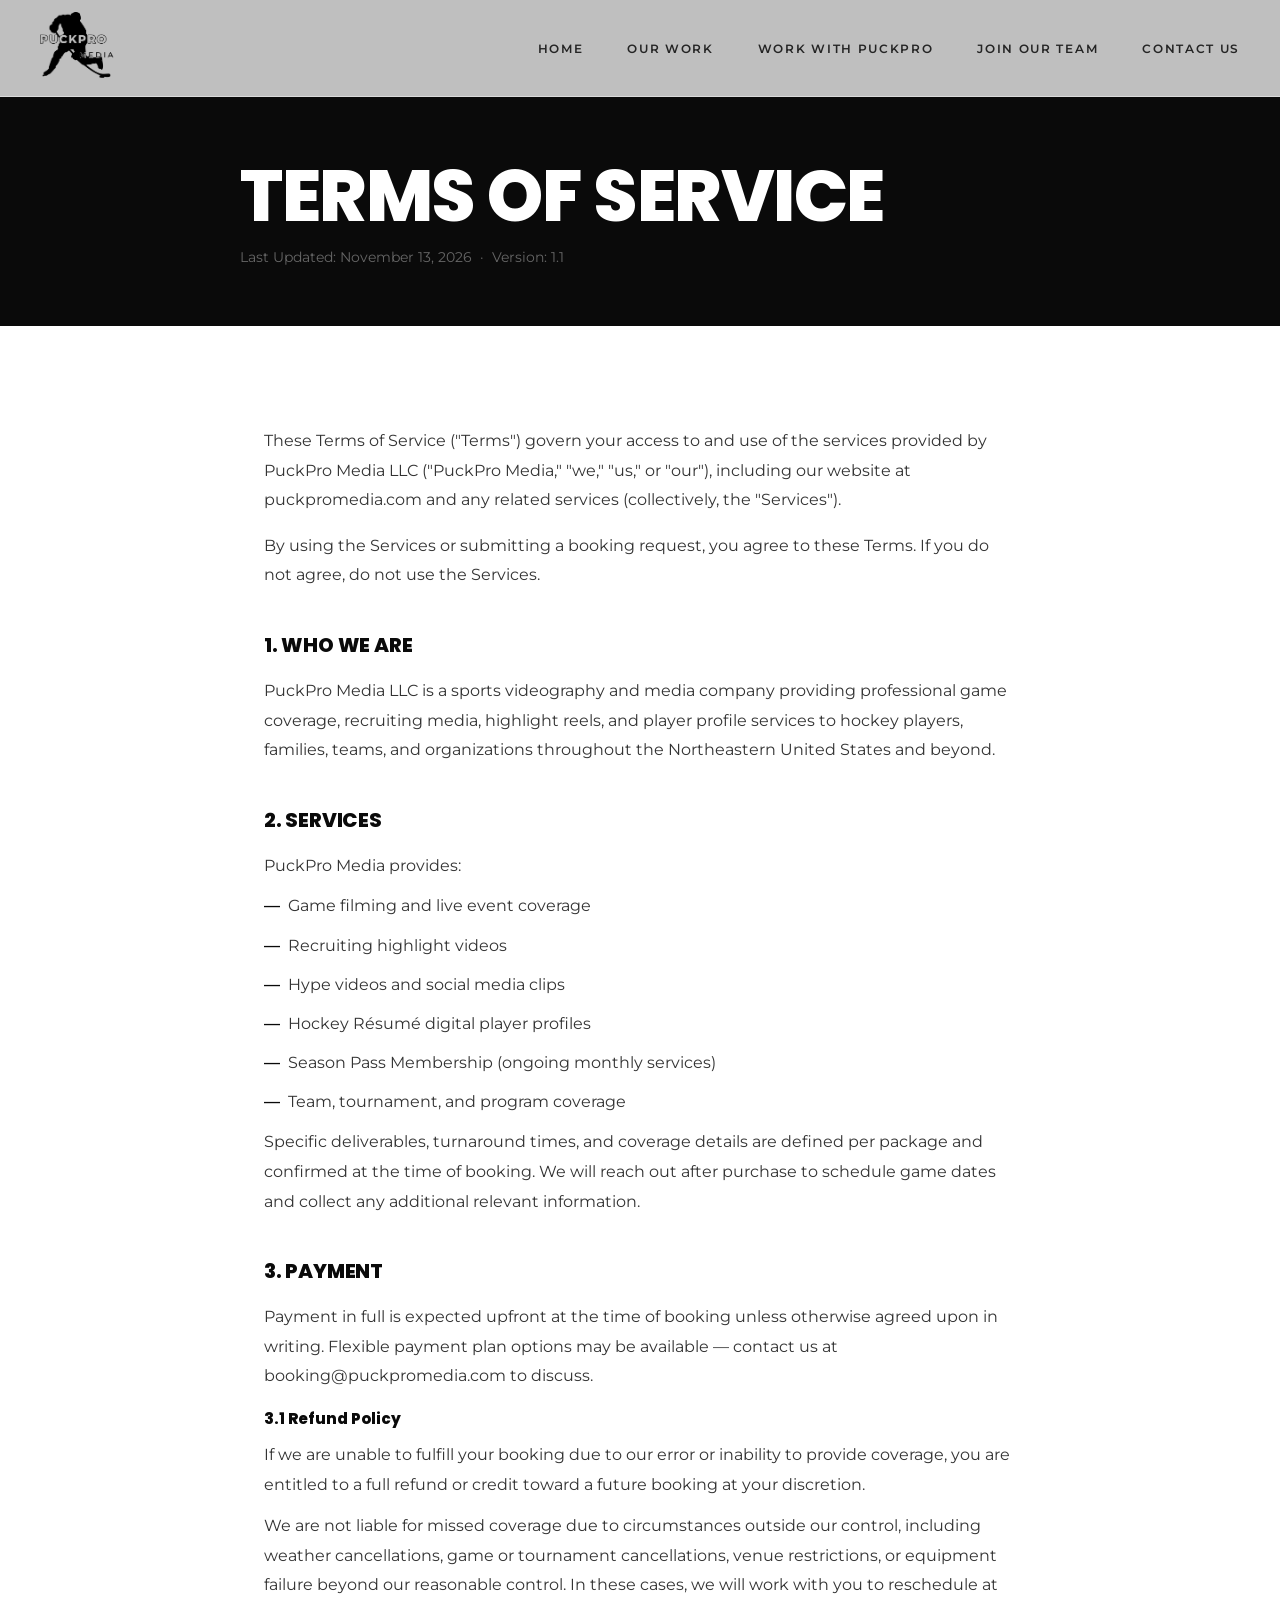
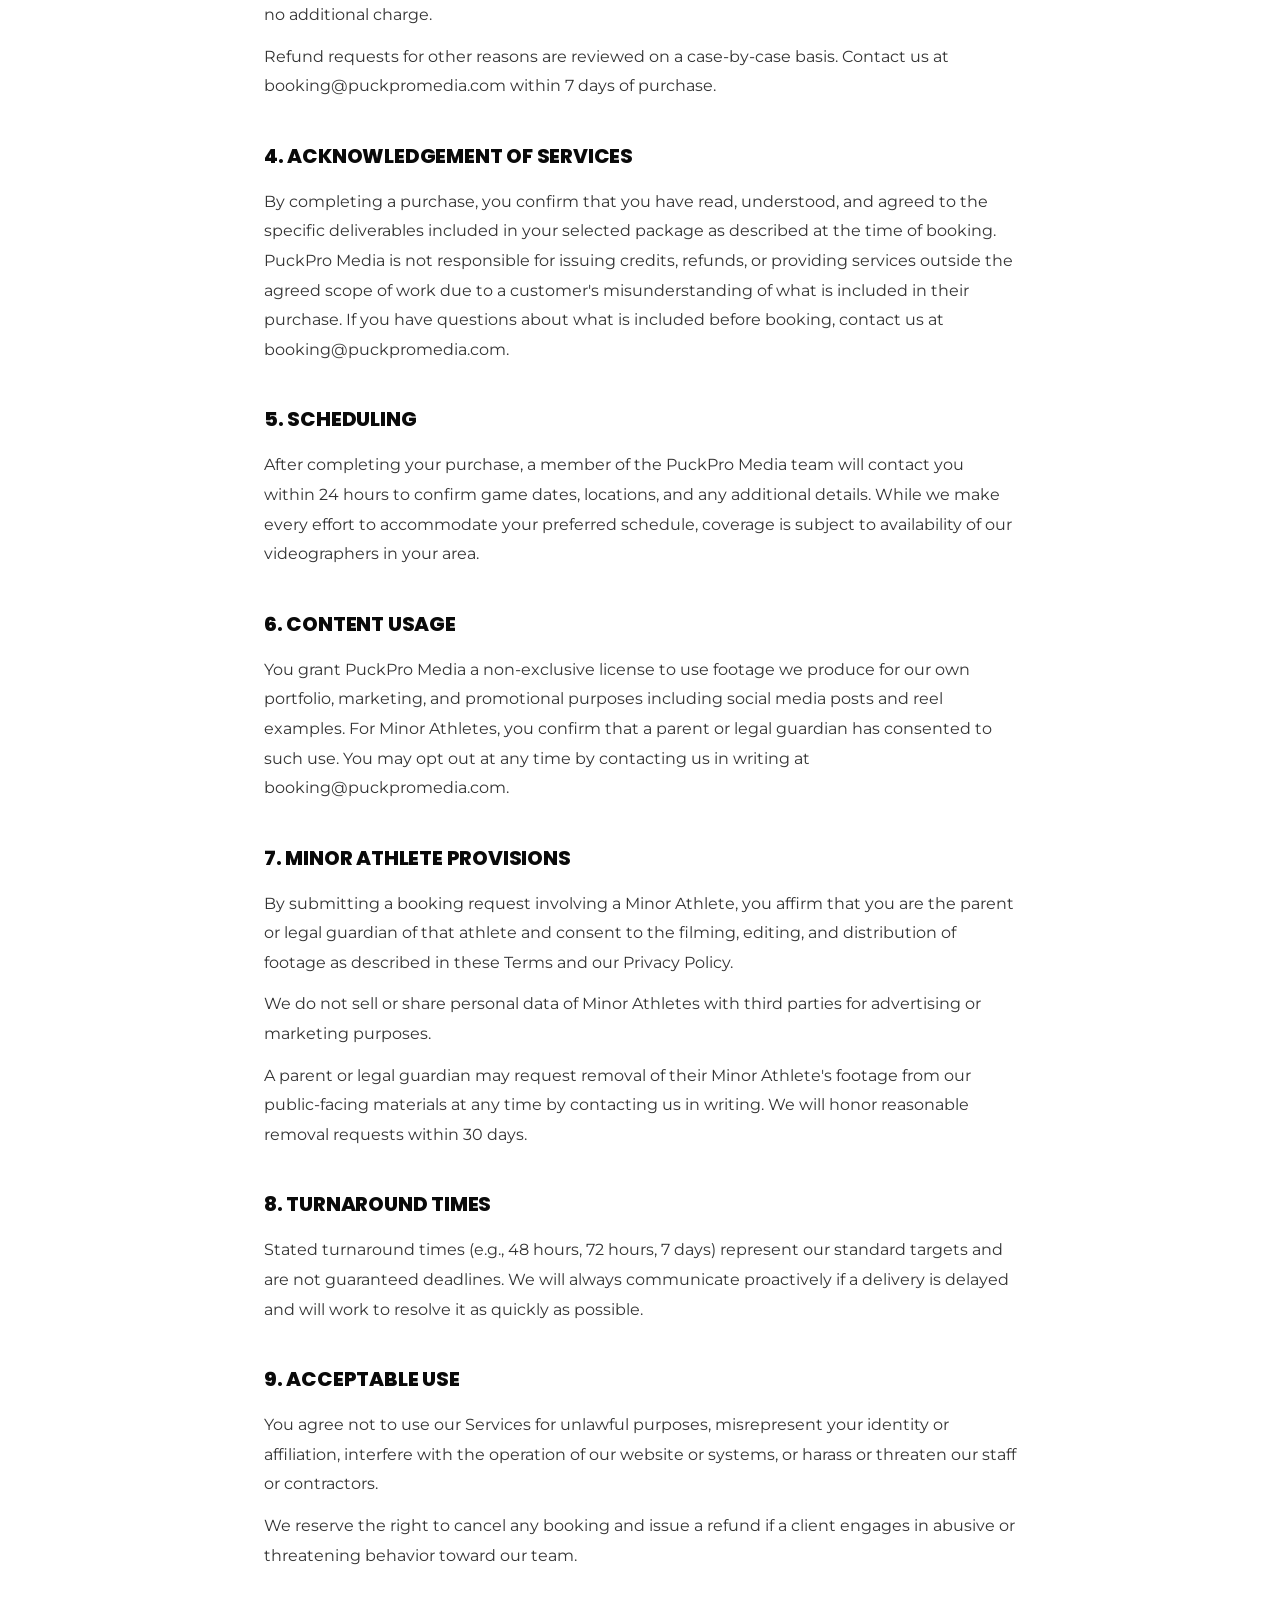
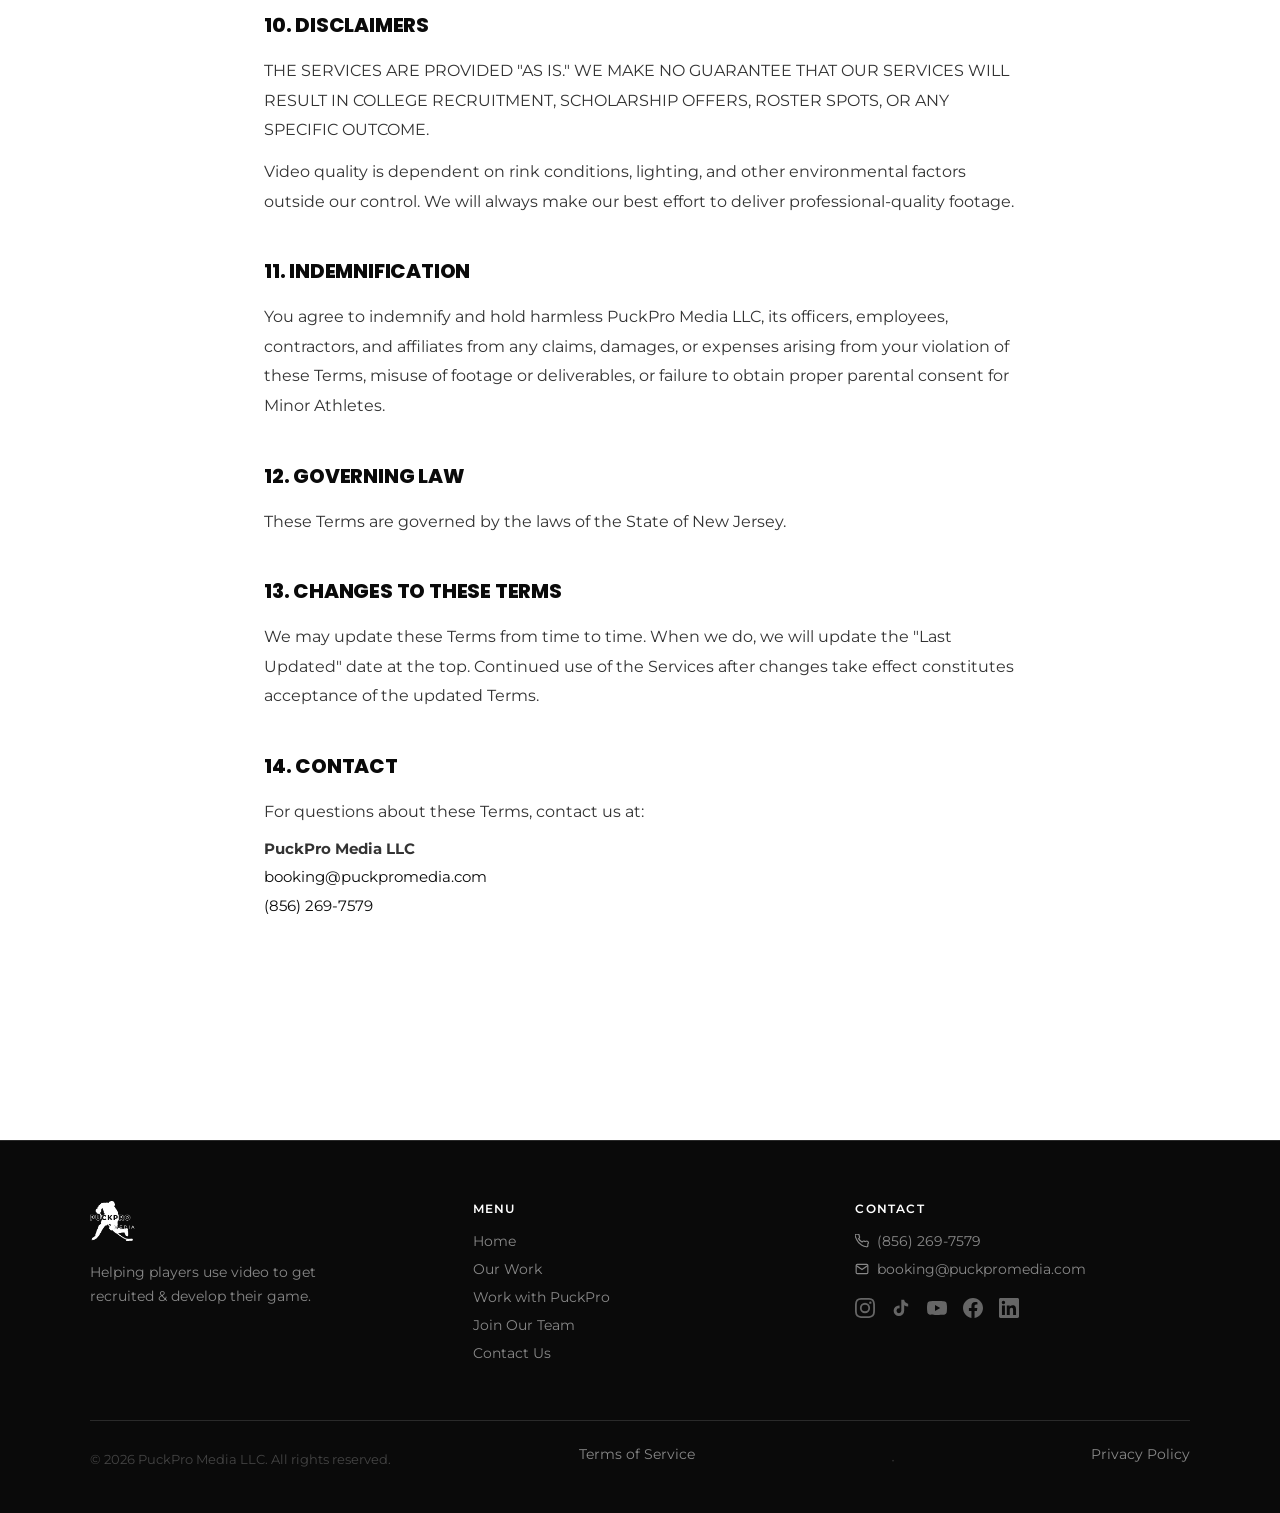
<file: terms/index.html>
<!DOCTYPE html>
<html lang="en">
<head>
  <meta charset="UTF-8" />
  <meta name="viewport" content="width=device-width, initial-scale=1.0" />
  <title>Terms of Service | PuckPro Media</title>
  <link rel="preconnect" href="https://fonts.googleapis.com" />
  <link rel="preconnect" href="https://fonts.gstatic.com" crossorigin />
  <link href="https://fonts.googleapis.com/css2?family=Poppins:wght@800;900&family=Montserrat:wght@400;500;600;700&display=swap" rel="stylesheet" />
  <link rel="icon" href="/favicon.ico" sizes="any" />
  <link rel="icon" type="image/png" sizes="32x32" href="/favicon-32x32.png" />
  <link rel="apple-touch-icon" href="/apple-touch-icon.png" />
  <link rel="stylesheet" href="/style.css" />
</head>
<body>

<!-- NAV -->
<nav id="nav" class="scrolled">
  <div class="nav-inner">
    <a href="/" class="nav-logo">
      <img src="/logo-white.png" alt="PuckPro Media" />
    </a>
    <div class="nav-links">
      <a href="/">Home</a>
      <a href="/#our-work">Our Work</a>
      <a href="/book/">Work with PuckPro</a>
      <a href="/join/">Join Our Team</a>
      <a href="/#contact">Contact Us</a>
    </div>
    <button class="nav-hamburger" id="hamburger" aria-label="Toggle menu">
      <span></span><span></span><span></span>
    </button>
  </div>
  <div class="nav-mobile" id="mobileMenu">
    <a href="/">Home</a>
    <a href="/#our-work">Our Work</a>
    <a href="/book/">Work with PuckPro</a>
    <a href="/join/">Join Our Team</a>
    <a href="/#contact">Contact Us</a>
  </div>
</nav>

<!-- HEADER -->
<section style="background:#0A0A0A;padding:160px 24px 60px;">
  <div style="max-width:800px;margin:0 auto;">
    <h1 class="display" style="font-size:clamp(40px,6vw,72px);margin-bottom:16px;">TERMS OF SERVICE</h1>
    <p style="font-family:'Montserrat',sans-serif;color:#666;font-size:14px;">Last Updated: November 13, 2026 &nbsp;·&nbsp; Version: 1.1</p>
  </div>
</section>

<!-- CONTENT -->
<section class="section-white">
  <div style="max-width:800px;margin:0 auto;padding:0 24px 80px;">

    <div style="margin-bottom:40px;">
      <p class="body-text" style="margin-bottom:16px;">These Terms of Service ("Terms") govern your access to and use of the services provided by PuckPro Media LLC ("PuckPro Media," "we," "us," or "our"), including our website at puckpromedia.com and any related services (collectively, the "Services").</p>
      <p class="body-text">By using the Services or submitting a booking request, you agree to these Terms. If you do not agree, do not use the Services.</p>
    </div>

    <div style="margin-bottom:40px;">
      <h2 style="font-family:'Poppins',sans-serif;font-weight:800;font-size:20px;color:#0A0A0A;letter-spacing:-0.01em;margin-bottom:16px;">1. WHO WE ARE</h2>
      <p class="body-text">PuckPro Media LLC is a sports videography and media company providing professional game coverage, recruiting media, highlight reels, and player profile services to hockey players, families, teams, and organizations throughout the Northeastern United States and beyond.</p>
    </div>

    <div style="margin-bottom:40px;">
      <h2 style="font-family:'Poppins',sans-serif;font-weight:800;font-size:20px;color:#0A0A0A;letter-spacing:-0.01em;margin-bottom:16px;">2. SERVICES</h2>
      <p class="body-text" style="margin-bottom:12px;">PuckPro Media provides:</p>
      <ul class="job-list">
        <li>Game filming and live event coverage</li>
        <li>Recruiting highlight videos</li>
        <li>Hype videos and social media clips</li>
        <li>Hockey Résumé digital player profiles</li>
        <li>Season Pass Membership (ongoing monthly services)</li>
        <li>Team, tournament, and program coverage</li>
      </ul>
      <p class="body-text" style="margin-top:12px;">Specific deliverables, turnaround times, and coverage details are defined per package and confirmed at the time of booking. We will reach out after purchase to schedule game dates and collect any additional relevant information.</p>
    </div>

    <div style="margin-bottom:40px;">
      <h2 style="font-family:'Poppins',sans-serif;font-weight:800;font-size:20px;color:#0A0A0A;letter-spacing:-0.01em;margin-bottom:16px;">3. PAYMENT</h2>
      <p class="body-text" style="margin-bottom:16px;">Payment in full is expected upfront at the time of booking unless otherwise agreed upon in writing. Flexible payment plan options may be available — contact us at booking@puckpromedia.com to discuss.</p>
      <p style="font-family:'Poppins',sans-serif;font-weight:800;font-size:15px;color:#0A0A0A;margin-bottom:10px;">3.1 Refund Policy</p>
      <p class="body-text" style="margin-bottom:12px;">If we are unable to fulfill your booking due to our error or inability to provide coverage, you are entitled to a full refund or credit toward a future booking at your discretion.</p>
      <p class="body-text">We are not liable for missed coverage due to circumstances outside our control, including weather cancellations, game or tournament cancellations, venue restrictions, or equipment failure beyond our reasonable control. In these cases, we will work with you to reschedule at no additional charge.</p>
      <p class="body-text" style="margin-top:12px;">Refund requests for other reasons are reviewed on a case-by-case basis. Contact us at booking@puckpromedia.com within 7 days of purchase.</p>
    </div>

    <div style="margin-bottom:40px;">
      <h2 style="font-family:'Poppins',sans-serif;font-weight:800;font-size:20px;color:#0A0A0A;letter-spacing:-0.01em;margin-bottom:16px;">4. ACKNOWLEDGEMENT OF SERVICES</h2>
      <p class="body-text">By completing a purchase, you confirm that you have read, understood, and agreed to the specific deliverables included in your selected package as described at the time of booking. PuckPro Media is not responsible for issuing credits, refunds, or providing services outside the agreed scope of work due to a customer's misunderstanding of what is included in their purchase. If you have questions about what is included before booking, contact us at booking@puckpromedia.com.</p>
    </div>

    <div style="margin-bottom:40px;">
      <h2 style="font-family:'Poppins',sans-serif;font-weight:800;font-size:20px;color:#0A0A0A;letter-spacing:-0.01em;margin-bottom:16px;">5. SCHEDULING</h2>
      <p class="body-text">After completing your purchase, a member of the PuckPro Media team will contact you within 24 hours to confirm game dates, locations, and any additional details. While we make every effort to accommodate your preferred schedule, coverage is subject to availability of our videographers in your area.</p>
    </div>

    <div style="margin-bottom:40px;">
      <h2 style="font-family:'Poppins',sans-serif;font-weight:800;font-size:20px;color:#0A0A0A;letter-spacing:-0.01em;margin-bottom:16px;">6. CONTENT USAGE</h2>
      <p class="body-text">You grant PuckPro Media a non-exclusive license to use footage we produce for our own portfolio, marketing, and promotional purposes including social media posts and reel examples. For Minor Athletes, you confirm that a parent or legal guardian has consented to such use. You may opt out at any time by contacting us in writing at booking@puckpromedia.com.</p>
    </div>

    <div style="margin-bottom:40px;">
      <h2 style="font-family:'Poppins',sans-serif;font-weight:800;font-size:20px;color:#0A0A0A;letter-spacing:-0.01em;margin-bottom:16px;">7. MINOR ATHLETE PROVISIONS</h2>
      <p class="body-text" style="margin-bottom:12px;">By submitting a booking request involving a Minor Athlete, you affirm that you are the parent or legal guardian of that athlete and consent to the filming, editing, and distribution of footage as described in these Terms and our Privacy Policy.</p>
      <p class="body-text" style="margin-bottom:12px;">We do not sell or share personal data of Minor Athletes with third parties for advertising or marketing purposes.</p>
      <p class="body-text">A parent or legal guardian may request removal of their Minor Athlete's footage from our public-facing materials at any time by contacting us in writing. We will honor reasonable removal requests within 30 days.</p>
    </div>

    <div style="margin-bottom:40px;">
      <h2 style="font-family:'Poppins',sans-serif;font-weight:800;font-size:20px;color:#0A0A0A;letter-spacing:-0.01em;margin-bottom:16px;">8. TURNAROUND TIMES</h2>
      <p class="body-text">Stated turnaround times (e.g., 48 hours, 72 hours, 7 days) represent our standard targets and are not guaranteed deadlines. We will always communicate proactively if a delivery is delayed and will work to resolve it as quickly as possible.</p>
    </div>

    <div style="margin-bottom:40px;">
      <h2 style="font-family:'Poppins',sans-serif;font-weight:800;font-size:20px;color:#0A0A0A;letter-spacing:-0.01em;margin-bottom:16px;">9. ACCEPTABLE USE</h2>
      <p class="body-text" style="margin-bottom:12px;">You agree not to use our Services for unlawful purposes, misrepresent your identity or affiliation, interfere with the operation of our website or systems, or harass or threaten our staff or contractors.</p>
      <p class="body-text">We reserve the right to cancel any booking and issue a refund if a client engages in abusive or threatening behavior toward our team.</p>
    </div>

    <div style="margin-bottom:40px;">
      <h2 style="font-family:'Poppins',sans-serif;font-weight:800;font-size:20px;color:#0A0A0A;letter-spacing:-0.01em;margin-bottom:16px;">10. DISCLAIMERS</h2>
      <p class="body-text" style="margin-bottom:12px;">THE SERVICES ARE PROVIDED "AS IS." WE MAKE NO GUARANTEE THAT OUR SERVICES WILL RESULT IN COLLEGE RECRUITMENT, SCHOLARSHIP OFFERS, ROSTER SPOTS, OR ANY SPECIFIC OUTCOME.</p>
      <p class="body-text">Video quality is dependent on rink conditions, lighting, and other environmental factors outside our control. We will always make our best effort to deliver professional-quality footage.</p>
    </div>

    <div style="margin-bottom:40px;">
      <h2 style="font-family:'Poppins',sans-serif;font-weight:800;font-size:20px;color:#0A0A0A;letter-spacing:-0.01em;margin-bottom:16px;">11. INDEMNIFICATION</h2>
      <p class="body-text">You agree to indemnify and hold harmless PuckPro Media LLC, its officers, employees, contractors, and affiliates from any claims, damages, or expenses arising from your violation of these Terms, misuse of footage or deliverables, or failure to obtain proper parental consent for Minor Athletes.</p>
    </div>

    <div style="margin-bottom:40px;">
      <h2 style="font-family:'Poppins',sans-serif;font-weight:800;font-size:20px;color:#0A0A0A;letter-spacing:-0.01em;margin-bottom:16px;">12. GOVERNING LAW</h2>
      <p class="body-text">These Terms are governed by the laws of the State of New Jersey.</p>
    </div>

    <div style="margin-bottom:40px;">
      <h2 style="font-family:'Poppins',sans-serif;font-weight:800;font-size:20px;color:#0A0A0A;letter-spacing:-0.01em;margin-bottom:16px;">13. CHANGES TO THESE TERMS</h2>
      <p class="body-text">We may update these Terms from time to time. When we do, we will update the "Last Updated" date at the top. Continued use of the Services after changes take effect constitutes acceptance of the updated Terms.</p>
    </div>

    <div style="margin-bottom:40px;">
      <h2 style="font-family:'Poppins',sans-serif;font-weight:800;font-size:20px;color:#0A0A0A;letter-spacing:-0.01em;margin-bottom:16px;">14. CONTACT</h2>
      <p class="body-text" style="margin-bottom:8px;">For questions about these Terms, contact us at:</p>
      <p style="font-family:'Montserrat',sans-serif;font-size:15px;color:#333;line-height:1.9;">
        <strong>PuckPro Media LLC</strong><br>
        <a href="mailto:booking@puckpromedia.com" style="color:#0A0A0A;">booking@puckpromedia.com</a><br>
        <a href="tel:8562697579" style="color:#0A0A0A;">(856) 269-7579</a>
      </p>
    </div>

  </div>
</section>

<!-- FOOTER -->
<footer class="footer">
  <div class="container">
    <div class="footer-grid">
      <div>
        <img src="/logo-white.png" alt="PuckPro Media" class="footer-logo" />
        <p class="footer-body">Helping players use video to get recruited &amp; develop their game.</p>
      </div>
      <div>
        <p class="footer-heading">Menu</p>
        <a href="/" class="footer-link">Home</a>
        <a href="/#our-work" class="footer-link">Our Work</a>
        <a href="/book/" class="footer-link">Work with PuckPro</a>
        <a href="/join/" class="footer-link">Join Our Team</a>
        <a href="/#contact" class="footer-link">Contact Us</a>
      </div>
      <div>
        <p class="footer-heading">Contact</p>
        <a href="tel:8562697579" class="footer-link footer-contact-link">
          <svg width="14" height="14" viewBox="0 0 24 24" fill="none" stroke="currentColor" stroke-width="2" style="flex-shrink:0;"><path d="M22 16.92v3a2 2 0 01-2.18 2 19.79 19.79 0 01-8.63-3.07A19.5 19.5 0 013.07 9.81a19.79 19.79 0 01-3.07-8.68A2 2 0 012 .18h3a2 2 0 012 1.72c.127.96.361 1.903.7 2.81a2 2 0 01-.45 2.11L6.09 7.91a16 16 0 006 6l1.27-1.27a2 2 0 012.11-.45c.907.339 1.85.573 2.81.7A2 2 0 0122 16.92z"/></svg>
          (856) 269-7579
        </a>
        <a href="mailto:booking@puckpromedia.com" class="footer-link footer-contact-link">
          <svg width="14" height="14" viewBox="0 0 24 24" fill="none" stroke="currentColor" stroke-width="2" style="flex-shrink:0;"><path d="M4 4h16c1.1 0 2 .9 2 2v12c0 1.1-.9 2-2 2H4c-1.1 0-2-.9-2-2V6c0-1.1.9-2 2-2z"/><polyline points="22,6 12,13 2,6"/></svg>
          booking@puckpromedia.com
        </a>
        <div class="footer-social">
          <a href="https://www.instagram.com/puckpro_media" target="_blank" class="footer-social-link" aria-label="Instagram"><svg width="20" height="20" viewBox="0 0 24 24" fill="currentColor"><path d="M12 2.163c3.204 0 3.584.012 4.85.07 3.252.148 4.771 1.691 4.919 4.919.058 1.265.069 1.645.069 4.849 0 3.205-.012 3.584-.069 4.849-.149 3.225-1.664 4.771-4.919 4.919-1.266.058-1.644.07-4.85.07-3.204 0-3.584-.012-4.849-.07-3.26-.149-4.771-1.699-4.919-4.92-.058-1.265-.07-1.644-.07-4.849 0-3.204.013-3.583.07-4.849.149-3.227 1.664-4.771 4.919-4.919 1.266-.057 1.645-.069 4.849-.069zM12 0C8.741 0 8.333.014 7.053.072 2.695.272.273 2.69.073 7.052.014 8.333 0 8.741 0 12c0 3.259.014 3.668.072 4.948.2 4.358 2.618 6.78 6.98 6.98C8.333 23.986 8.741 24 12 24c3.259 0 3.668-.014 4.948-.072 4.354-.2 6.782-2.618 6.979-6.98.059-1.28.073-1.689.073-4.948 0-3.259-.014-3.667-.072-4.947-.196-4.354-2.617-6.78-6.979-6.98C15.668.014 15.259 0 12 0zm0 5.838a6.162 6.162 0 100 12.324 6.162 6.162 0 000-12.324zM12 16a4 4 0 110-8 4 4 0 010 8zm6.406-11.845a1.44 1.44 0 100 2.881 1.44 1.44 0 000-2.881z"/></svg></a>
          <a href="https://www.tiktok.com/@puckpro_media" target="_blank" class="footer-social-link" aria-label="TikTok"><svg width="20" height="20" viewBox="0 0 24 24" fill="currentColor"><path d="M19.59 6.69a4.83 4.83 0 01-3.77-4.25V2h-3.45v13.67a2.89 2.89 0 01-2.88 2.5 2.89 2.89 0 01-2.89-2.89 2.89 2.89 0 012.89-2.89c.28 0 .54.04.79.1V9.01a6.33 6.33 0 00-.79-.05 6.34 6.34 0 00-6.34 6.34 6.34 6.34 0 006.34 6.34 6.34 6.34 0 006.33-6.34V8.69a8.18 8.18 0 004.78 1.52V6.78a4.85 4.85 0 01-1.01-.09z"/></svg></a>
          <a href="https://www.youtube.com/@PuckProMedia" target="_blank" class="footer-social-link" aria-label="YouTube"><svg width="20" height="20" viewBox="0 0 24 24" fill="currentColor"><path d="M23.495 6.205a3.007 3.007 0 00-2.088-2.088c-1.87-.501-9.396-.501-9.396-.501s-7.507-.01-9.396.501A3.007 3.007 0 00.527 6.205a31.247 31.247 0 00-.522 5.805 31.247 31.247 0 00.522 5.783 3.007 3.007 0 002.088 2.088c1.868.502 9.396.502 9.396.502s7.506 0 9.396-.502a3.007 3.007 0 002.088-2.088 31.247 31.247 0 00.5-5.783 31.247 31.247 0 00-.5-5.805zM9.609 15.601V8.408l6.264 3.602z"/></svg></a>
          <a href="https://www.facebook.com/profile.php?id=100089099956779" target="_blank" class="footer-social-link" aria-label="Facebook"><svg width="20" height="20" viewBox="0 0 24 24" fill="currentColor"><path d="M24 12.073c0-6.627-5.373-12-12-12s-12 5.373-12 12c0 5.99 4.388 10.954 10.125 11.854v-8.385H7.078v-3.47h3.047V9.43c0-3.007 1.792-4.669 4.533-4.669 1.312 0 2.686.235 2.686.235v2.953H15.83c-1.491 0-1.956.925-1.956 1.874v2.25h3.328l-.532 3.47h-2.796v8.385C19.612 23.027 24 18.062 24 12.073z"/></svg></a>
          <a href="https://www.linkedin.com/company/puckpro-media-llc/?viewAsMember=true" target="_blank" class="footer-social-link" aria-label="LinkedIn"><svg width="20" height="20" viewBox="0 0 24 24" fill="currentColor"><path d="M20.447 20.452h-3.554v-5.569c0-1.328-.027-3.037-1.852-3.037-1.853 0-2.136 1.445-2.136 2.939v5.667H9.351V9h3.414v1.561h.046c.477-.9 1.637-1.85 3.37-1.85 3.601 0 4.267 2.37 4.267 5.455v6.286zM5.337 7.433a2.062 2.062 0 01-2.063-2.065 2.064 2.064 0 112.063 2.065zm1.782 13.019H3.555V9h3.564v11.452zM22.225 0H1.771C.792 0 0 .774 0 1.729v20.542C0 23.227.792 24 1.771 24h20.451C23.2 24 24 23.227 24 22.271V1.729C24 .774 23.2 0 22.222 0h.003z"/></svg></a>
        </div>
      </div>
    </div>
    <div class="footer-bottom">
      <p>© 2026 PuckPro Media LLC. All rights reserved.</p>
      <a href="/terms/" class="footer-link">Terms of Service</a> <span style="color:#333;margin:0 8px;">·</span> <a href="/privacy/" class="footer-link">Privacy Policy</a>
    </div>
  </div>
</footer>

<script src="/main.js"></script>
</body>
</html>
</file>
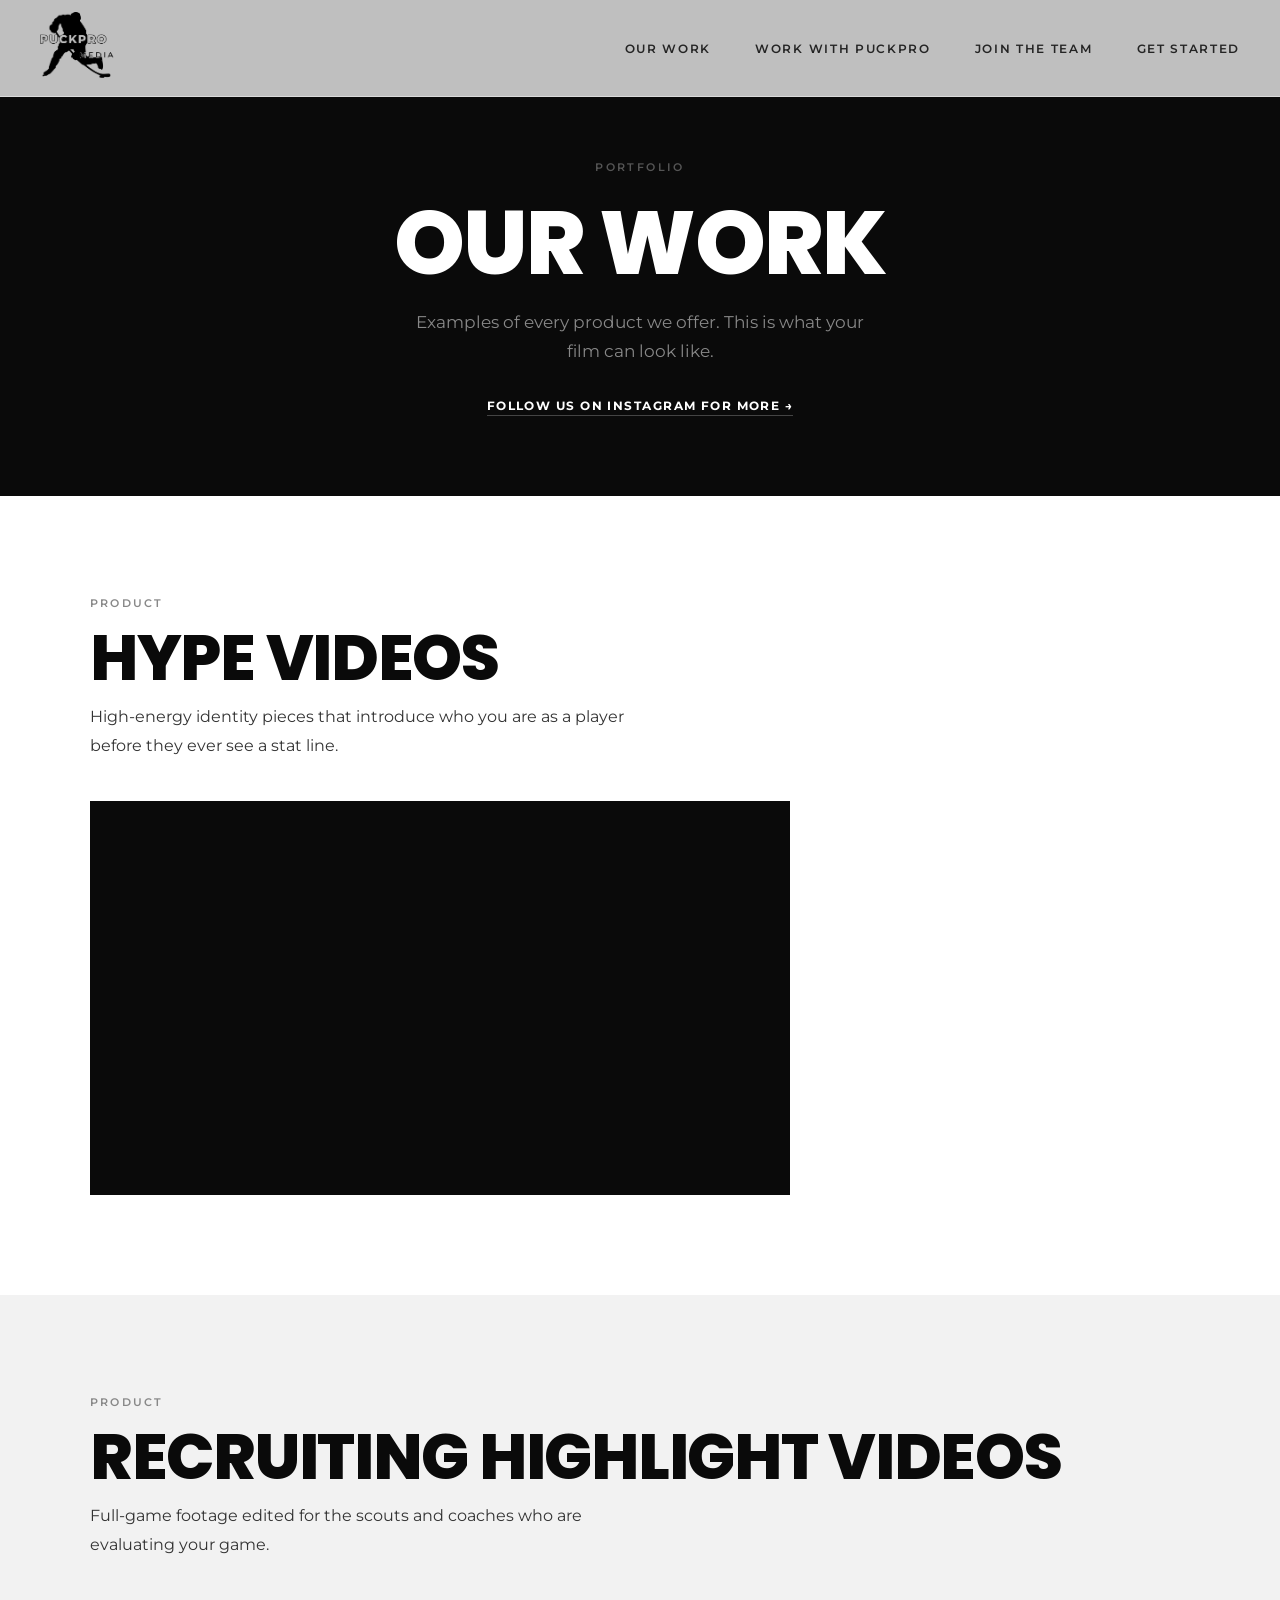
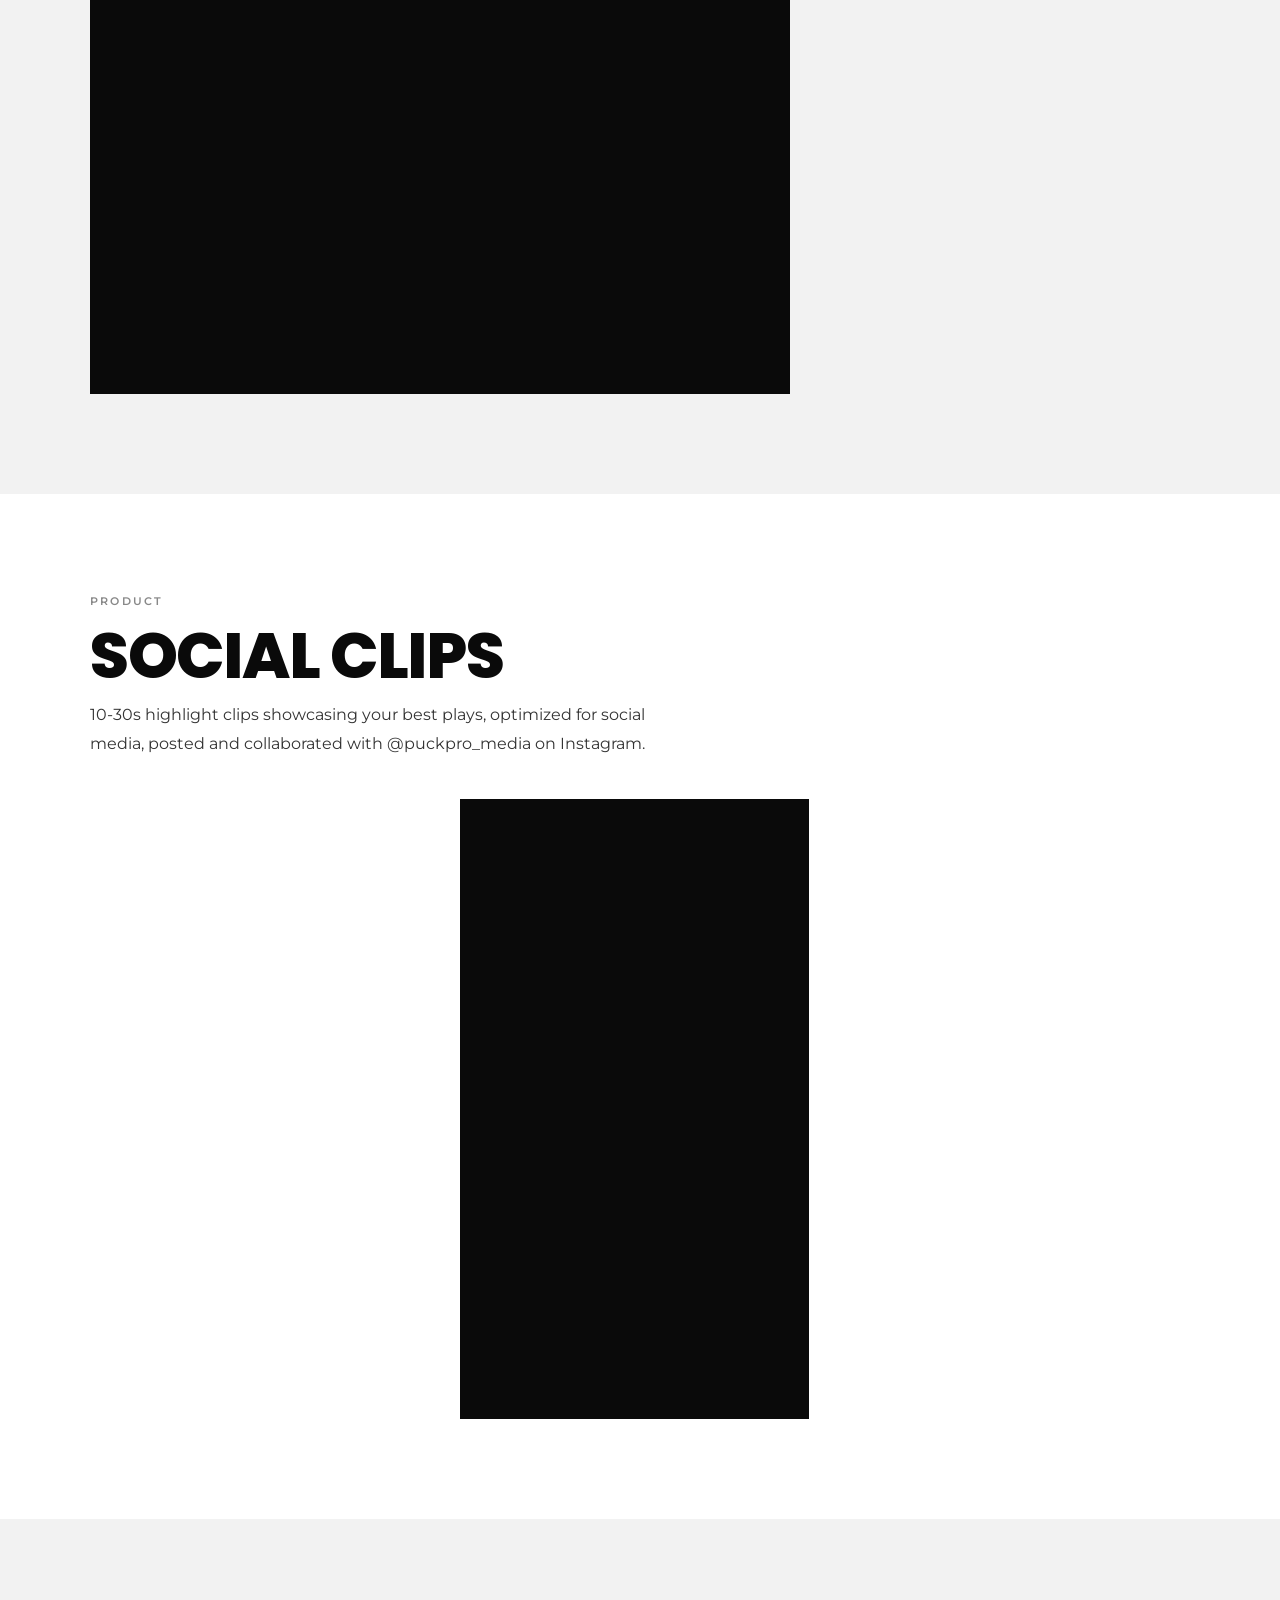
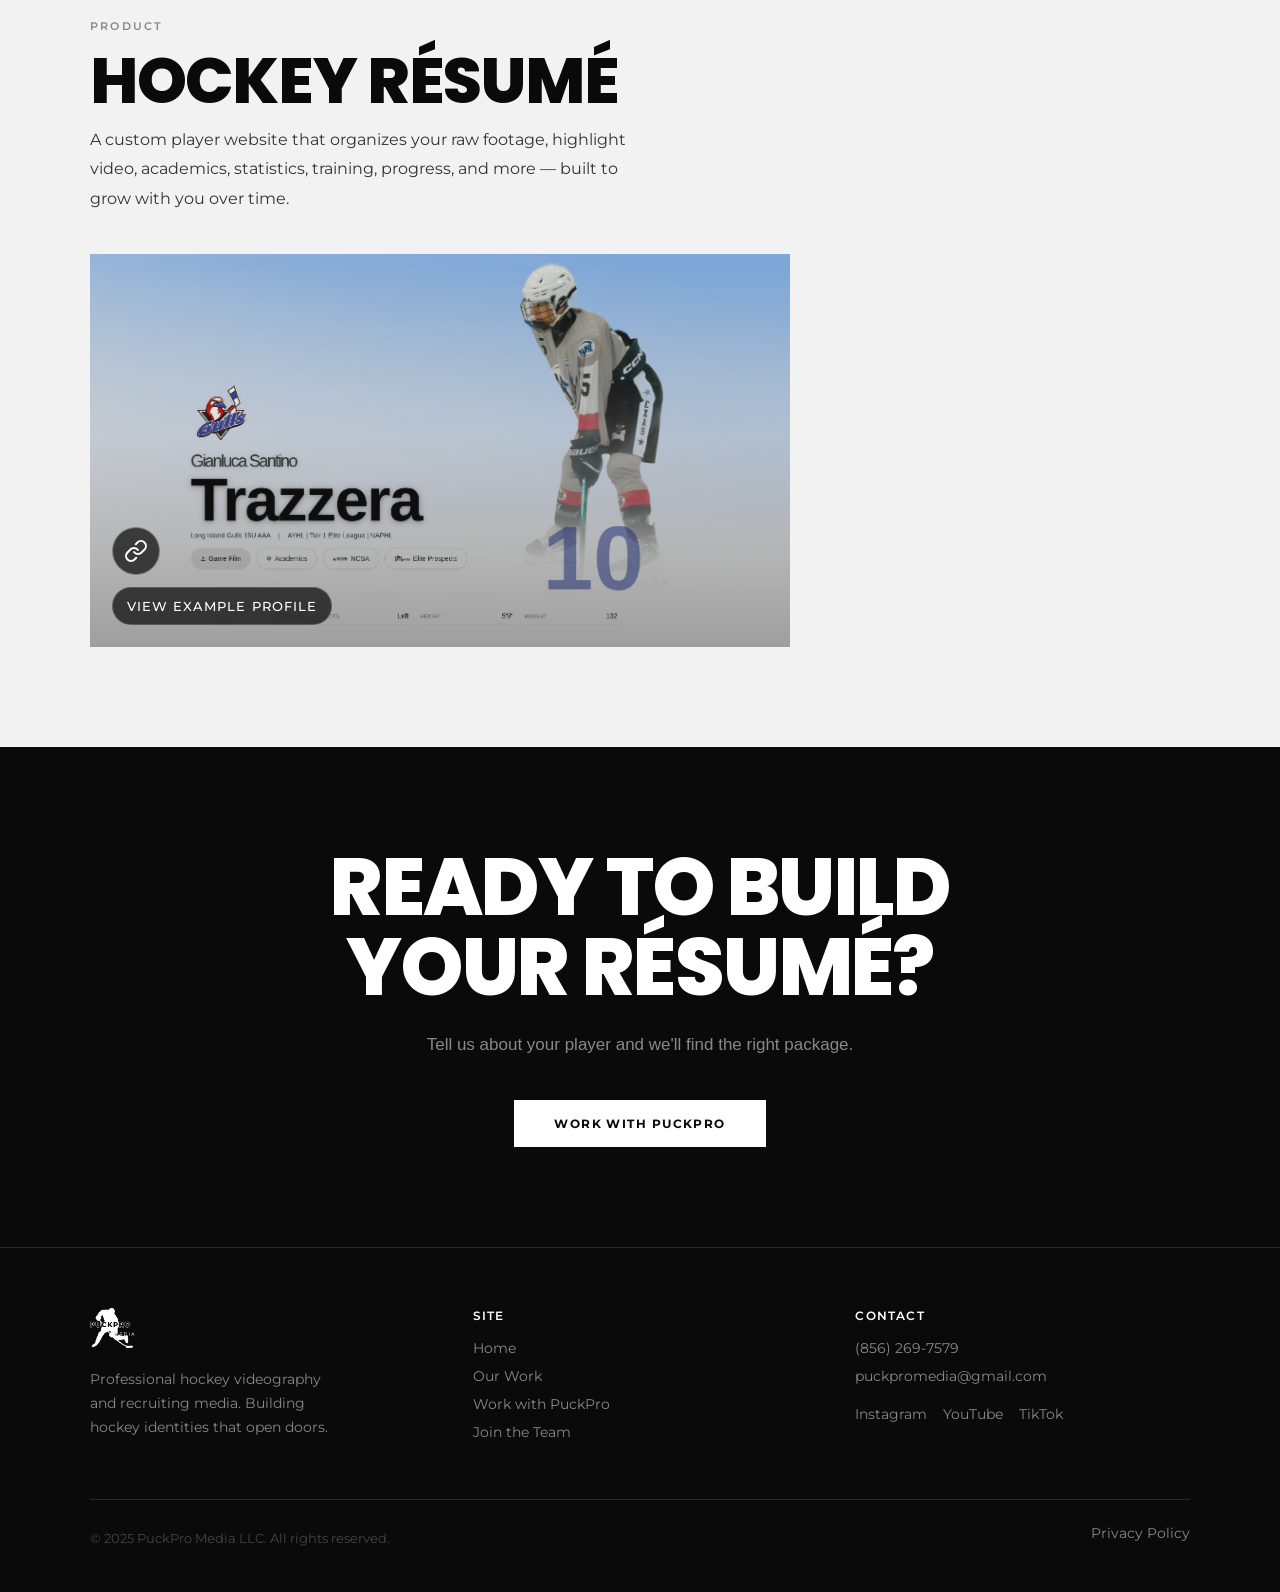
<file: work/index.html>
<!DOCTYPE html>
<html lang="en">
<head>
  <meta charset="UTF-8" />
  <meta name="viewport" content="width=device-width, initial-scale=1.0" />
  <title>Our Work | PuckPro Media</title>
  <meta name="description" content="Examples of every product PuckPro Media offers — hype videos, recruiting highlights, Hockey Résumé, and social clips." />
  <link rel="preconnect" href="https://fonts.googleapis.com" />
  <link rel="preconnect" href="https://fonts.gstatic.com" crossorigin />
  <link href="https://fonts.googleapis.com/css2?family=Poppins:wght@800;900&family=Montserrat:wght@400;500;600;700&display=swap" rel="stylesheet" />
  <link rel="icon" href="/favicon.ico" sizes="any" />
  <link rel="icon" type="image/png" sizes="32x32" href="/favicon-32x32.png" />
  <link rel="apple-touch-icon" href="/apple-touch-icon.png" />
  <link rel="stylesheet" href="/style.css" />
</head>
<body>

<!-- NAV -->
<nav id="nav" class="scrolled">
  <div class="nav-inner">
    <a href="/" class="nav-logo">
      <img src="/logo-white.png" alt="PuckPro Media" />
    </a>
    <div class="nav-links">
      <a href="/work/">Our Work</a>
      <a href="/book/">Work with PuckPro</a>
      <a href="/join/">Join the Team</a>
      <a href="/book/" class="btn-nav">Get Started</a>
    </div>
    <button class="nav-hamburger" id="hamburger" aria-label="Toggle menu">
      <span></span><span></span><span></span>
    </button>
  </div>
  <div class="nav-mobile" id="mobileMenu">
    <a href="/work/">Our Work</a>
    <a href="/book/">Work with PuckPro</a>
    <a href="/join/">Join the Team</a>
    <a href="/book/" class="btn-mobile-cta">Get Started</a>
  </div>
</nav>

<!-- PAGE HEADER -->
<div class="page-header">
  <p class="eyebrow">Portfolio</p>
  <h1 class="display">OUR WORK</h1>
  <p class="sub">Examples of every product we offer. This is what your film can look like.</p>
  <a href="https://www.instagram.com/puckpro_media/" target="_blank" class="link-cta-white" style="margin-top:32px;display:inline-block;">Follow us on Instagram for more →</a>
</div>

<!-- HYPE VIDEOS -->
<section class="section-white">
  <div class="container">
    <p class="label">Product</p>
    <h2 class="display-dark" style="margin-bottom:12px;">HYPE VIDEOS</h2>
    <p class="body-text" style="max-width:560px;margin-bottom:40px;">High-energy identity pieces that introduce who you are as a player before they ever see a stat line.</p>
    <div style="max-width:700px;">
      <div class="work-media" style="border-radius:0;">
        <iframe
          src="https://player.mux.com/po02NBFdsE6UPgQmC69N7u01WpzmFI853qvIes00ko15900"
          style="width: 100%; border: none; aspect-ratio: 16/9;"
          allow="accelerometer; gyroscope; autoplay; encrypted-media; picture-in-picture;"
          allowfullscreen
          title="Hype Video"
        ></iframe>
      </div>
    </div>
  </div>
</section>

<!-- RECRUITING HIGHLIGHTS -->
<section class="section-grey">
  <div class="container">
    <p class="label">Product</p>
    <h2 class="display-dark" style="margin-bottom:12px;">RECRUITING HIGHLIGHT VIDEOS</h2>
    <p class="body-text" style="max-width:560px;margin-bottom:40px;">Full-game footage edited for the scouts and coaches who are evaluating your game.</p>
    <div style="max-width:700px;">
      <div class="work-media">
        <iframe
          src="https://player.mux.com/ckUWGZqt8t02d4K01zRe00jv3uniMgo9ZTiQLU9TkqKJsU"
          style="width: 100%; border: none;"
          allow="accelerometer; gyroscope; autoplay; encrypted-media; picture-in-picture;"
          allowfullscreen
          title="Recruiting Highlight"
        ></iframe>
      </div>
    </div>
  </div>
</section>

<!-- SOCIAL CLIPS -->
<section class="section-white">
  <div class="container">
    <p class="label">Product</p>
    <h2 class="display-dark" style="margin-bottom:12px;">SOCIAL CLIPS</h2>
    <p class="body-text" style="max-width:560px;margin-bottom:40px;">10-30s highlight clips showcasing your best plays, optimized for social media, posted and collaborated with @puckpro_media on Instagram.</p>
    <div class="social-short-showcase">
      <div class="work-media work-media-short">
        <iframe
          src="https://player.mux.com/vBadmoOczMdlYG3uVOtLVJ5yCFmBnbmH02cw4sy00rMeE"
          style="width: 100%; border: none; aspect-ratio: 9/16;"
          allow="accelerometer; gyroscope; autoplay; encrypted-media; picture-in-picture;"
          allowfullscreen
          title="Social Clip"
        ></iframe>
      </div>
    </div>
  </div>
</section>

<!-- HOCKEY RESUME -->
<section class="section-grey">
  <div class="container">
    <p class="label">Product</p>
    <h2 class="display-dark" style="margin-bottom:12px;">HOCKEY RÉSUMÉ</h2>
    <p class="body-text" style="max-width:560px;margin-bottom:40px;">A custom player website that organizes your raw footage, highlight video, academics, statistics, training, progress, and more — built to grow with you over time.</p>
    <div style="max-width:700px;">
      <div class="work-media">
        <a href="https://www.gianlucasantinotrazzera.com/" target="_blank" class="media-link has-thumbnail">
          <img src="/hockey-resume-thumbnail.png" alt="Hockey Résumé example profile thumbnail for Gianluca Santino Trazzera" loading="lazy" />
          <div class="play-icon">
            <svg width="24" height="24" viewBox="0 0 24 24" fill="none" stroke="white" stroke-width="2"><path d="M10 13a5 5 0 007.54.54l3-3a5 5 0 00-7.07-7.07l-1.72 1.71" stroke-linecap="round"/><path d="M14 11a5 5 0 00-7.54-.54l-3 3a5 5 0 007.07 7.07l1.71-1.71" stroke-linecap="round"/></svg>
          </div>
          <span>View Example Profile</span>
        </a>
      </div>
    </div>
  </div>
</section>

<!-- CTA -->
<section class="section-black" style="text-align:center;">
  <div class="container">
    <h2 class="display-white" style="font-size:clamp(40px,7vw,80px);margin-bottom:24px;">READY TO BUILD<br>YOUR RÉSUMÉ?</h2>
    <p style="font-family:'Inter',sans-serif;font-weight:300;font-size:17px;color:#888;margin-bottom:40px;line-height:1.7;">Tell us about your player and we'll find the right package.</p>
    <a href="/book/" class="btn-white">Work with PuckPro</a>
  </div>
</section>

<!-- FOOTER -->
<footer class="footer">
  <div class="container">
    <div class="footer-grid">
      <div>
        <img src="/logo-white.png" alt="PuckPro Media" class="footer-logo" />
        <p class="footer-body">Professional hockey videography and recruiting media. Building hockey identities that open doors.</p>
      </div>
      <div>
        <p class="footer-heading">Site</p>
        <a href="/" class="footer-link">Home</a>
        <a href="/work/" class="footer-link">Our Work</a>
        <a href="/book/" class="footer-link">Work with PuckPro</a>
        <a href="/join/" class="footer-link">Join the Team</a>
      </div>
      <div>
        <p class="footer-heading">Contact</p>
        <a href="tel:8562697579" class="footer-link">(856) 269-7579</a>
        <a href="mailto:puckpromedia@gmail.com" class="footer-link">puckpromedia@gmail.com</a>
        <div class="footer-social">
          <a href="https://www.instagram.com/puckpro_media/" target="_blank" class="footer-link">Instagram</a>
          <a href="https://www.youtube.com/@PuckProMedia" target="_blank" class="footer-link">YouTube</a>
          <a href="https://www.tiktok.com/@puckpro_media" target="_blank" class="footer-link">TikTok</a>
        </div>
      </div>
    </div>
    <div class="footer-bottom">
      <p>© 2025 PuckPro Media LLC. All rights reserved.</p>
      <a href="#" class="footer-link">Privacy Policy</a>
    </div>
  </div>
</footer>

<script src="/main.js"></script>
</body>
</html>
</file>
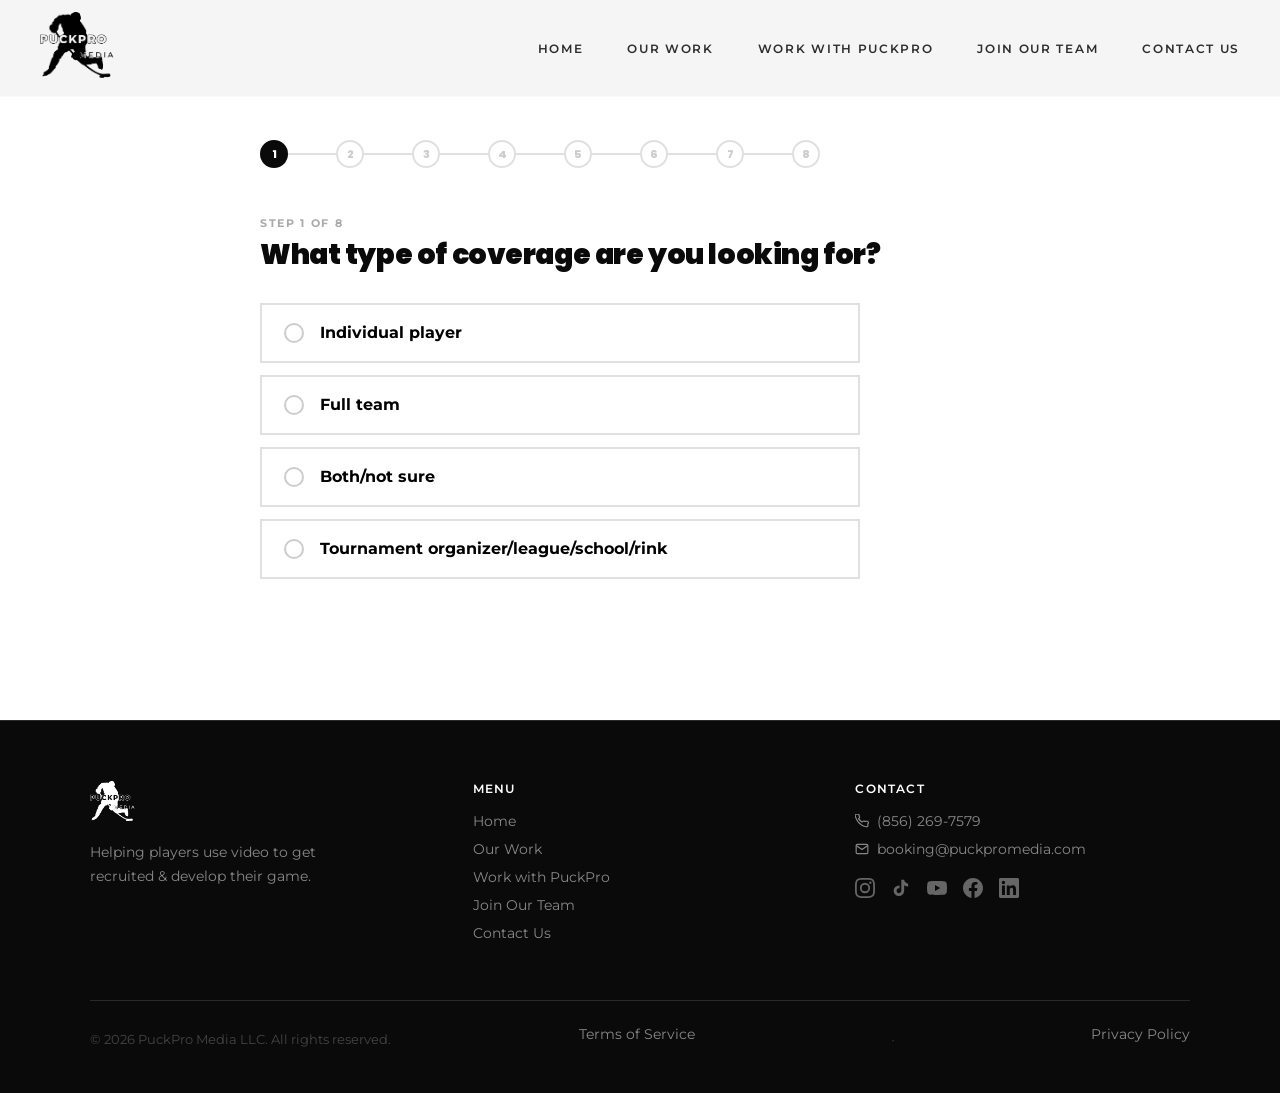
<file: book.html>
<!DOCTYPE html>
<html lang="en">
<head>
  <meta charset="UTF-8" />
  <meta name="viewport" content="width=device-width, initial-scale=1.0" />
  <title>Work with PuckPro | PuckPro Media</title>
  <meta name="description" content="Tell us about your player and what you're looking for. We'll put together the right plan." />
  <link rel="preconnect" href="https://fonts.googleapis.com" />
  <link rel="preconnect" href="https://fonts.gstatic.com" crossorigin />
  <link href="https://fonts.googleapis.com/css2?family=Poppins:wght@800;900&family=Montserrat:wght@400;500;600;700&display=swap" rel="stylesheet" />
  <link rel="icon" href="/favicon.ico" sizes="any" />
  <link rel="icon" type="image/png" sizes="32x32" href="/favicon-32x32.png" />
  <link rel="apple-touch-icon" href="/apple-touch-icon.png" />
  <link rel="stylesheet" href="/style.css" />
  <!-- Calendly -->
  <link href="https://assets.calendly.com/assets/external/widget.css" rel="stylesheet" />
  <script src="https://assets.calendly.com/assets/external/widget.js" async></script>
  <style>
    /* ── Progress bar ── */
    .form-progress {
      display: flex;
      align-items: center;
      gap: 0;
      margin-bottom: 48px;
      max-width: 560px;
    }
    .form-progress-step {
      width: 28px; height: 28px;
      border-radius: 50%;
      border: 2px solid #e0e0e0;
      background: #fff;
      display: grid; place-items: center;
      font-family: 'Poppins', sans-serif;
      font-size: 11px; font-weight: 800;
      color: #ccc;
      flex-shrink: 0;
      transition: border-color .2s, background .2s, color .2s;
      position: relative;
      z-index: 1;
    }
    .form-progress-step.active {
      border-color: #0A0A0A;
      background: #0A0A0A;
      color: #fff;
    }
    .form-progress-step.done {
      border-color: #0A0A0A;
      background: #fff;
      color: #0A0A0A;
    }
    .form-progress-line {
      flex: 1;
      height: 2px;
      background: #e0e0e0;
      transition: background .2s;
    }
    .form-progress-line.done { background: #0A0A0A; }

    /* ── Shared step wrapper ── */
    .form-step { animation: fadeUp .22s ease both; }
    @keyframes fadeUp {
      from { opacity:0; transform:translateY(10px); }
      to   { opacity:1; transform:translateY(0); }
    }

    /* ── Question heading ── */
    .q-label {
      font-family: 'Montserrat', sans-serif;
      font-size: 11px; font-weight: 700;
      letter-spacing: .15em; text-transform: uppercase;
      color: #aaa; margin-bottom: 10px;
    }
    .q-heading {
      font-family: 'Poppins', sans-serif;
      font-size: clamp(1.3rem, 3vw, 1.75rem);
      font-weight: 900; line-height: 1.1;
      letter-spacing: -.015em;
      color: #0A0A0A; margin-bottom: 32px;
    }

    /* ── Choice cards (single-select) ── */
    .choice-grid {
      display: flex; flex-direction: column; gap: 12px;
      max-width: 600px;
    }
    .choice-card {
      display: flex; align-items: center; gap: 16px;
      border: 2px solid #e0e0e0;
      background: #fff;
      padding: 18px 22px;
      cursor: pointer;
      text-align: left;
      transition: border-color .15s, background .15s;
      width: 100%;
      font-family: 'Montserrat', sans-serif;
    }
    .choice-card:hover { border-color: #0A0A0A; background: #F9F9F9; }
    .choice-card.selected { border-color: #0A0A0A; background: #0A0A0A; color: #fff; }
    .choice-radio {
      width: 20px; height: 20px; border-radius: 50%;
      border: 2px solid #ccc; flex-shrink: 0;
      transition: border-color .15s, background .15s;
    }
    .choice-card.selected .choice-radio { border-color: #fff; background: #fff; }
    .choice-text { flex: 1; }
    .choice-title {
      font-weight: 700; font-size: .97rem; line-height: 1.3;
    }
    .choice-sub {
      font-size: .82rem; color: #888; margin-top: 3px; line-height: 1.4;
    }
    .choice-card.selected .choice-sub { color: rgba(255,255,255,.65); }

    /* ── Checkbox grid (multi-select, step 6) ── */
    .check-grid {
      display: flex; flex-direction: column; gap: 10px;
      max-width: 600px;
    }
    .check-card {
      display: flex; align-items: center; gap: 16px;
      border: 2px solid #e0e0e0;
      background: #fff;
      padding: 16px 22px;
      cursor: pointer;
      text-align: left;
      transition: border-color .15s, background .15s;
      width: 100%;
      font-family: 'Montserrat', sans-serif;
    }
    .check-card:hover { border-color: #0A0A0A; background: #F9F9F9; }
    .check-card.selected { border-color: #0A0A0A; background: #F5F5F5; }
    .check-box {
      width: 20px; height: 20px;
      border: 2px solid #ccc; flex-shrink: 0;
      display: grid; place-items: center;
      transition: border-color .15s, background .15s;
    }
    .check-card.selected .check-box { border-color: #0A0A0A; background: #0A0A0A; }
    .check-card.selected .check-box::after {
      content: '';
      width: 10px; height: 6px;
      border-left: 2px solid #fff; border-bottom: 2px solid #fff;
      transform: rotate(-45deg) translateY(-1px);
      display: block;
    }
    .check-title { font-weight: 700; font-size: .95rem; line-height: 1.3; }
    .check-hint { font-size: .8rem; color: #888; margin-top: 2px; }

    /* ── Next / Back buttons ── */
    .step-actions {
      display: flex; align-items: center; gap: 20px; margin-top: 36px;
    }
    .btn-next {
      background: #0A0A0A; color: #fff;
      font-family: 'Montserrat', sans-serif;
      font-size: .85rem; font-weight: 700;
      letter-spacing: .07em; text-transform: uppercase;
      padding: 18px 40px; border: 2px solid #0A0A0A;
      cursor: pointer;
      transition: background .15s, color .15s;
    }
    .btn-next:hover { background: #333; border-color: #333; }
    .btn-next:disabled { background: #ccc; border-color: #ccc; cursor: default; }

    /* ── Open text fields (steps 8 & 10) ── */
    .open-fields { max-width: 600px; display: flex; flex-direction: column; gap: 20px; }

    /* ── Org/B2B Calendly wrapper ── */
    .calendly-wrap {
      background: #fff;
      border: 1px solid #e0e0e0;
      min-height: 700px;
      margin-top: 8px;
    }
    .calendly-inline-widget {
      min-width: 320px;
      height: 700px;
    }

    /* ── Thank-you ── */
    .thankyou-wrap { text-align: center; padding: 80px 0; }
    .thankyou-wrap h2 { margin-bottom: 16px; }
    .thankyou-wrap p { color: #666; max-width: 440px; margin: 0 auto 36px; }

    /* mobile */
    @media (max-width: 600px) {
      .btn-next { width: 100%; text-align: center; padding: 18px 24px; }
      .step-actions { flex-direction: column-reverse; align-items: flex-start; }
    }
  </style>
</head>
<body>

<!-- NAV -->
<nav id="nav" class="scrolled">
  <div class="nav-inner">
    <a href="/" class="nav-logo">
      <img src="/logo-white.png" alt="PuckPro Media" />
    </a>
    <div class="nav-links">
      <a href="/">Home</a>
      <a href="/#our-work">Our Work</a>
      <a href="/book/">Work with PuckPro</a>
      <a href="/join/">Join Our Team</a>
      <a href="/#contact">Contact Us</a>
    </div>
    <button class="nav-hamburger" id="hamburger" aria-label="Toggle menu">
      <span></span><span></span><span></span>
    </button>
  </div>
  <div class="nav-mobile" id="mobileMenu">
    <a href="/">Home</a>
    <a href="/#our-work">Our Work</a>
    <a href="/book/">Work with PuckPro</a>
    <a href="/join/">Join Our Team</a>
    <a href="/#contact">Contact Us</a>
  </div>
</nav>

<!-- FORM SHELL -->
<section class="section-white" style="min-height:80vh;padding-top:140px;padding-bottom:100px;">
  <div class="container" style="max-width:760px;">

    <!-- Progress bar (steps 1–8 of the main individual flow; hidden on org/calendly path) -->
    <div id="progress-bar" class="form-progress" aria-label="Form progress" style="display:none;">
      <!-- filled by JS -->
    </div>

    <!-- ───────── STEP 1 ───────── -->
    <div id="step-1" class="form-step">
      <p class="q-label">Step 1 of 8</p>
      <h2 class="q-heading">What type of coverage are you looking for?</h2>
      <div class="choice-grid" id="s1-choices">
        <button class="choice-card" data-val="individual" onclick="pickS1(this)">
          <span class="choice-radio"></span>
          <span class="choice-text">
            <span class="choice-title">Individual player</span>
          </span>
        </button>
        <button class="choice-card" data-val="team" onclick="pickS1(this)">
          <span class="choice-radio"></span>
          <span class="choice-text">
            <span class="choice-title">Full team</span>
          </span>
        </button>
        <button class="choice-card" data-val="both" onclick="pickS1(this)">
          <span class="choice-radio"></span>
          <span class="choice-text">
            <span class="choice-title">Both/not sure</span>
          </span>
        </button>
        <button class="choice-card" data-val="org" onclick="pickS1(this)">
          <span class="choice-radio"></span>
          <span class="choice-text">
            <span class="choice-title">Tournament organizer/league/school/rink</span>
          </span>
        </button>
      </div>
    </div>

    <!-- ───────── STEP 2 (individual/team/both) ───────── -->
    <div id="step-2" class="form-step hidden">
      <button class="back-btn" onclick="goTo(1)">← Back</button>
      <p class="q-label">Step 2 of 8</p>
      <h2 class="q-heading">What's the main reason you're looking into our services?</h2>
      <div class="choice-grid" id="s2-choices">
        <button class="choice-card" data-val="recruiting" onclick="pickS2(this)">
          <span class="choice-radio"></span>
          <span class="choice-text">
            <span class="choice-title">Recruiting</span>
          </span>
        </button>
        <button class="choice-card" data-val="memories" onclick="pickS2(this)">
          <span class="choice-radio"></span>
          <span class="choice-text">
            <span class="choice-title">Memories</span>
          </span>
        </button>
        <button class="choice-card" data-val="development" onclick="pickS2(this)">
          <span class="choice-radio"></span>
          <span class="choice-text">
            <span class="choice-title">Development</span>
          </span>
        </button>
        <button class="choice-card" data-val="other" onclick="pickS2(this)">
          <span class="choice-radio"></span>
          <span class="choice-text">
            <span class="choice-title">Other/not sure</span>
          </span>
        </button>
      </div>
    </div>

    <!-- ───────── STEP 3 (org path) ───────── -->
    <div id="step-3" class="form-step hidden">
      <button class="back-btn" onclick="goTo(1)">← Back</button>
      <p class="q-label">Tell us more</p>
      <h2 class="q-heading">What's the main reason you're looking into our services?</h2>
      <div class="choice-grid" id="s3-choices">
        <button class="choice-card" data-val="promote" onclick="pickS3(this)">
          <span class="choice-radio"></span>
          <span class="choice-text">
            <span class="choice-title">Promote tournament/league/program</span>
          </span>
        </button>
        <button class="choice-card" data-val="affiliate" onclick="pickS3(this)">
          <span class="choice-radio"></span>
          <span class="choice-text">
            <span class="choice-title">Affiliate offering</span>
          </span>
        </button>
        <button class="choice-card" data-val="other-org" onclick="pickS3(this)">
          <span class="choice-radio"></span>
          <span class="choice-text">
            <span class="choice-title">Other</span>
          </span>
        </button>
      </div>
    </div>

    <!-- ───────── STEP 4 ───────── -->
    <div id="step-4" class="form-step hidden">
      <button class="back-btn" id="s4-back" onclick="goTo(2)">← Back</button>
      <p class="q-label">Step 3 of 8</p>
      <h2 class="q-heading">Are you looking for us to film and edit, or edit footage you already have?</h2>
      <div class="choice-grid" id="s4-choices">
        <button class="choice-card" data-val="full-service" onclick="pickS4(this)">
          <span class="choice-radio"></span>
          <span class="choice-text">
            <span class="choice-title">Full service filming+editing</span>
          </span>
        </button>
        <button class="choice-card" data-val="edit-only" onclick="pickS4(this)">
          <span class="choice-radio"></span>
          <span class="choice-text">
            <span class="choice-title">Already have footage/need editing</span>
          </span>
        </button>
      </div>
    </div>

    <!-- ───────── STEP 5 ───────── -->
    <div id="step-5" class="form-step hidden">
      <button class="back-btn" onclick="goTo(4)">← Back</button>
      <p class="q-label">Step 4 of 8</p>
      <h2 class="q-heading">How many games are you looking to film throughout the season?</h2>
      <div class="choice-grid" id="s5-choices">
        <button class="choice-card" data-val="10plus" onclick="pickS5(this)">
          <span class="choice-radio"></span>
          <span class="choice-text"><span class="choice-title">10 or more games</span></span>
        </button>
        <button class="choice-card" data-val="5-7" onclick="pickS5(this)">
          <span class="choice-radio"></span>
          <span class="choice-text"><span class="choice-title">5–7 games</span></span>
        </button>
        <button class="choice-card" data-val="3-5" onclick="pickS5(this)">
          <span class="choice-radio"></span>
          <span class="choice-text"><span class="choice-title">3–5 games</span></span>
        </button>
        <button class="choice-card" data-val="less3" onclick="pickS5(this)">
          <span class="choice-radio"></span>
          <span class="choice-text"><span class="choice-title">Less than 3 games</span></span>
        </button>
      </div>
    </div>

    <!-- ───────── STEP 6 ───────── -->
    <div id="step-6" class="form-step hidden">
      <button class="back-btn" id="s6-back" onclick="">← Back</button>
      <p class="q-label">Step 5 of 8</p>
      <h2 class="q-heading">Which edited deliverables are you interested in?<br><span style="font-size:.7em;font-weight:700;color:#aaa;letter-spacing:.01em;">Select all that apply</span></h2>
      <div class="check-grid" id="s6-checks">
        <button class="check-card" data-val="recruiting-highlight" onclick="toggleCheck(this)">
          <span class="check-box"></span>
          <span class="check-text">
            <span class="check-title">Recruiting highlight video</span>
          </span>
        </button>
        <button class="check-card" data-val="social-clips" onclick="toggleCheck(this)">
          <span class="check-box"></span>
          <span class="check-text">
            <span class="check-title">Social media clips</span>
          </span>
        </button>
        <button class="check-card" data-val="hockey-resume" onclick="toggleCheck(this)">
          <span class="check-box"></span>
          <span class="check-text">
            <span class="check-title">Hockey Résumé</span>
          </span>
        </button>
        <button class="check-card" data-val="hype-video" onclick="toggleCheck(this)">
          <span class="check-box"></span>
          <span class="check-text">
            <span class="check-title">Hype Video</span>
          </span>
        </button>
        <button class="check-card" data-val="film-room" onclick="toggleCheck(this)">
          <span class="check-box"></span>
          <span class="check-text">
            <span class="check-title">Film room edit</span>
          </span>
        </button>
        <button class="check-card" data-val="highlight-recap" onclick="toggleCheck(this)">
          <span class="check-box"></span>
          <span class="check-text">
            <span class="check-title">Highlight Recap</span>
          </span>
        </button>
        <button class="check-card" data-val="raw-footage" onclick="toggleCheck(this)">
          <span class="check-box"></span>
          <span class="check-text">
            <span class="check-title">I'm just looking for raw footage, no edits</span>
          </span>
        </button>
      </div>
      <div class="step-actions">
        <button class="btn-next" id="s6-next" onclick="advanceFrom6()">Next →</button>
      </div>
    </div>

    <!-- ───────── STEP 7 ───────── -->
    <div id="step-7" class="form-step hidden">
      <button class="back-btn" onclick="goTo(6)">← Back</button>
      <p class="q-label">Step 6 of 8</p>
      <h2 class="q-heading">Do you have a specific game you'd like to get started with?</h2>
      <div class="choice-grid" id="s7-choices">
        <button class="choice-card" data-val="yes" onclick="pickS7(this)">
          <span class="choice-radio"></span>
          <span class="choice-text"><span class="choice-title">Yes</span></span>
        </button>
        <button class="choice-card" data-val="no" onclick="pickS7(this)">
          <span class="choice-radio"></span>
          <span class="choice-text"><span class="choice-title">Not sure yet</span></span>
        </button>
      </div>
    </div>

    <!-- ───────── STEP 8 (game details) ───────── -->
    <div id="step-8" class="form-step hidden">
      <button class="back-btn" onclick="goTo(7)">← Back</button>
      <p class="q-label">Step 7 of 8</p>
      <h2 class="q-heading">Please provide the game details.</h2>
      <div class="open-fields">
        <div class="form-field">
          <label for="s8-date">Game date *</label>
          <input type="text" id="s8-date" placeholder="e.g. January 18, 2027"
            onfocus="this.style.borderColor='#0A0A0A'"
            onblur="this.style.borderColor='#e0e0e0'" />
        </div>
        <div class="form-field">
          <label for="s8-time">Game time *</label>
          <input type="text" id="s8-time" placeholder="e.g. 7:00 PM"
            onfocus="this.style.borderColor='#0A0A0A'"
            onblur="this.style.borderColor='#e0e0e0'" />
        </div>
        <div class="form-field">
          <label for="s8-location">Game location *</label>
          <input type="text" id="s8-location" placeholder="e.g. Ice Vault, Wayne NJ"
            onfocus="this.style.borderColor='#0A0A0A'"
            onblur="this.style.borderColor='#e0e0e0'" />
        </div>
      </div>
      <div class="step-actions">
        <button class="btn-next" onclick="advanceFrom8()">Next →</button>
      </div>
    </div>

    <!-- ───────── STEP 9 (who's filling this out) ───────── -->
    <div id="step-9" class="form-step hidden">
      <button class="back-btn" id="s9-back" onclick="">← Back</button>
      <p class="q-label">Step 7 of 8</p>
      <h2 class="q-heading">Who's filling this out?</h2>
      <div class="choice-grid" id="s9-choices">
        <button class="choice-card" data-val="parent" onclick="pickS9(this)">
          <span class="choice-radio"></span>
          <span class="choice-text"><span class="choice-title">I'm the parent</span></span>
        </button>
        <button class="choice-card" data-val="player" onclick="pickS9(this)">
          <span class="choice-radio"></span>
          <span class="choice-text"><span class="choice-title">I'm the player</span></span>
        </button>

      </div>
    </div>

    <!-- ───────── STEP 10 (contact info) ───────── -->
    <div id="step-10" class="form-step hidden">
      <button class="back-btn" id="s10-back" onclick="">← Back</button>
      <p class="q-label">Step 8 of 8</p>
      <h2 class="q-heading">How can we reach you?</h2>
      <form id="inquiry-form" class="open-fields" name="inquiry" method="POST" data-netlify="true" onsubmit="submitInquiry(event)">
        <input type="hidden" name="form-name" value="inquiry" />
        <!-- Hidden summary fields (populated by JS) -->
        <input type="hidden" name="coverage_type" id="hf-coverage-type" />
        <input type="hidden" name="main_reason" id="hf-main-reason" />
        <input type="hidden" name="service_type" id="hf-service-type" />
        <input type="hidden" name="games_count" id="hf-games-count" />
        <input type="hidden" name="deliverables" id="hf-deliverables" />
        <input type="hidden" name="has_first_game" id="hf-has-first-game" />
        <input type="hidden" name="game_date" id="hf-game-date" />
        <input type="hidden" name="game_time" id="hf-game-time" />
        <input type="hidden" name="game_location" id="hf-game-location" />
        <input type="hidden" name="who_filling_out" id="hf-who" />

        <div class="form-field">
          <label for="s10-name">Name *</label>
          <input type="text" id="s10-name" name="name" required
            onfocus="this.style.borderColor='#0A0A0A'"
            onblur="this.style.borderColor='#e0e0e0'" />
        </div>
        <div class="form-field">
          <label for="s10-email">Email address *</label>
          <input type="email" id="s10-email" name="email" required
            onfocus="this.style.borderColor='#0A0A0A'"
            onblur="this.style.borderColor='#e0e0e0'" />
        </div>
        <div class="form-field">
          <label for="s10-phone">Phone number *</label>
          <input type="tel" id="s10-phone" name="phone" required
            onfocus="this.style.borderColor='#0A0A0A'"
            onblur="this.style.borderColor='#e0e0e0'" />
        </div>
        <p style="font-family:'Montserrat',sans-serif;font-size:13px;color:#888;line-height:1.7;max-width:520px;">
          By submitting you agree to our
          <a href="/terms/" target="_blank" style="color:#0A0A0A;font-weight:600;text-decoration:underline;">Terms of Service</a>
          and
          <a href="/privacy/" target="_blank" style="color:#0A0A0A;font-weight:600;text-decoration:underline;">Privacy Policy</a>.
        </p>
        <div class="step-actions">
          <button type="submit" class="btn-next">Send My Info →</button>
        </div>
      </form>
    </div>

    <!-- ───────── ORG: CALENDLY ───────── -->
    <div id="step-calendly" class="form-step hidden">
      <button class="back-btn" onclick="goTo(1)">← Back</button>
      <h2 class="q-heading" style="margin-bottom:8px;">Let's talk.</h2>
      <p class="body-text" style="color:#666;margin-bottom:32px;max-width:520px;">Pick a time on our calendar. We'll walk through your needs and put together a custom plan.</p>
      <div class="calendly-wrap">
        <div
          class="calendly-inline-widget"
          data-url="https://calendly.com/puckpromedia-info/talktopuckpro?hide_gdpr_banner=1"
          style="min-width:320px;height:700px;"
        ></div>
      </div>
    </div>

    <!-- ───────── THANK YOU ───────── -->
    <div id="step-done" class="form-step hidden thankyou-wrap">
      <h2 class="display-dark">We'll be in touch soon.</h2>
      <p class="body-text">Thanks for filling that out — we'll review your info and reach out within 24 hours to talk through the right next step for your player.</p>
      <a href="/" class="link-cta">Back to Home</a>
    </div>

  </div>
</section>

<!-- FOOTER -->
<footer class="footer">
  <div class="container">
    <div class="footer-grid">
      <div>
        <img src="/logo-white.png" alt="PuckPro Media" class="footer-logo" />
        <p class="footer-body">Helping players use video to get recruited &amp; develop their game.</p>
      </div>
      <div>
        <p class="footer-heading">Menu</p>
        <a href="/" class="footer-link">Home</a>
        <a href="/#our-work" class="footer-link">Our Work</a>
        <a href="/book/" class="footer-link">Work with PuckPro</a>
        <a href="/join/" class="footer-link">Join Our Team</a>
        <a href="/#contact" class="footer-link">Contact Us</a>
      </div>
      <div>
        <p class="footer-heading">Contact</p>
        <a href="tel:8562697579" class="footer-link footer-contact-link">
          <svg width="14" height="14" viewBox="0 0 24 24" fill="none" stroke="currentColor" stroke-width="2" style="flex-shrink:0;"><path d="M22 16.92v3a2 2 0 01-2.18 2 19.79 19.79 0 01-8.63-3.07A19.5 19.5 0 013.07 9.81a19.79 19.79 0 01-3.07-8.68A2 2 0 012 .18h3a2 2 0 012 1.72c.127.96.361 1.903.7 2.81a2 2 0 01-.45 2.11L6.09 7.91a16 16 0 006 6l1.27-1.27a2 2 0 012.11-.45c.907.339 1.85.573 2.81.7A2 2 0 0122 16.92z"/></svg>
          (856) 269-7579
        </a>
        <a href="mailto:booking@puckpromedia.com" class="footer-link footer-contact-link">
          <svg width="14" height="14" viewBox="0 0 24 24" fill="none" stroke="currentColor" stroke-width="2" style="flex-shrink:0;"><path d="M4 4h16c1.1 0 2 .9 2 2v12c0 1.1-.9 2-2 2H4c-1.1 0-2-.9-2-2V6c0-1.1.9-2 2-2z"/><polyline points="22,6 12,13 2,6"/></svg>
          booking@puckpromedia.com
        </a>
        <div class="footer-social">
          <a href="https://www.instagram.com/puckpro_media" target="_blank" class="footer-social-link" aria-label="Instagram">
            <svg width="20" height="20" viewBox="0 0 24 24" fill="currentColor"><path d="M12 2.163c3.204 0 3.584.012 4.85.07 3.252.148 4.771 1.691 4.919 4.919.058 1.265.069 1.645.069 4.849 0 3.205-.012 3.584-.069 4.849-.149 3.225-1.664 4.771-4.919 4.919-1.266.058-1.644.07-4.85.07-3.204 0-3.584-.012-4.849-.07-3.26-.149-4.771-1.699-4.919-4.92-.058-1.265-.07-1.644-.07-4.849 0-3.204.013-3.583.07-4.849.149-3.227 1.664-4.771 4.919-4.919 1.266-.057 1.645-.069 4.849-.069zM12 0C8.741 0 8.333.014 7.053.072 2.695.272.273 2.69.073 7.052.014 8.333 0 8.741 0 12c0 3.259.014 3.668.072 4.948.2 4.358 2.618 6.78 6.98 6.98C8.333 23.986 8.741 24 12 24c3.259 0 3.668-.014 4.948-.072 4.354-.2 6.782-2.618 6.979-6.98.059-1.28.073-1.689.073-4.948 0-3.259-.014-3.667-.072-4.947-.196-4.354-2.617-6.78-6.979-6.98C15.668.014 15.259 0 12 0zm0 5.838a6.162 6.162 0 100 12.324 6.162 6.162 0 000-12.324zM12 16a4 4 0 110-8 4 4 0 010 8zm6.406-11.845a1.44 1.44 0 100 2.881 1.44 1.44 0 000-2.881z"/></svg>
          </a>
          <a href="https://www.tiktok.com/@puckpro_media" target="_blank" class="footer-social-link" aria-label="TikTok">
            <svg width="20" height="20" viewBox="0 0 24 24" fill="currentColor"><path d="M19.59 6.69a4.83 4.83 0 01-3.77-4.25V2h-3.45v13.67a2.89 2.89 0 01-2.88 2.5 2.89 2.89 0 01-2.89-2.89 2.89 2.89 0 012.89-2.89c.28 0 .54.04.79.1V9.01a6.33 6.33 0 00-.79-.05 6.34 6.34 0 00-6.34 6.34 6.34 6.34 0 006.34 6.34 6.34 6.34 0 006.33-6.34V8.69a8.18 8.18 0 004.78 1.52V6.78a4.85 4.85 0 01-1.01-.09z"/></svg>
          </a>
          <a href="https://www.youtube.com/@PuckProMedia" target="_blank" class="footer-social-link" aria-label="YouTube">
            <svg width="20" height="20" viewBox="0 0 24 24" fill="currentColor"><path d="M23.495 6.205a3.007 3.007 0 00-2.088-2.088c-1.87-.501-9.396-.501-9.396-.501s-7.507-.01-9.396.501A3.007 3.007 0 00.527 6.205a31.247 31.247 0 00-.522 5.805 31.247 31.247 0 00.522 5.783 3.007 3.007 0 002.088 2.088c1.868.502 9.396.502 9.396.502s7.506 0 9.396-.502a3.007 3.007 0 002.088-2.088 31.247 31.247 0 00.5-5.783 31.247 31.247 0 00-.5-5.805zM9.609 15.601V8.408l6.264 3.602z"/></svg>
          </a>
          <a href="https://www.facebook.com/profile.php?id=100089099956779" target="_blank" class="footer-social-link" aria-label="Facebook">
            <svg width="20" height="20" viewBox="0 0 24 24" fill="currentColor"><path d="M24 12.073c0-6.627-5.373-12-12-12s-12 5.373-12 12c0 5.99 4.388 10.954 10.125 11.854v-8.385H7.078v-3.47h3.047V9.43c0-3.007 1.792-4.669 4.533-4.669 1.312 0 2.686.235 2.686.235v2.953H15.83c-1.491 0-1.956.925-1.956 1.874v2.25h3.328l-.532 3.47h-2.796v8.385C19.612 23.027 24 18.062 24 12.073z"/></svg>
          </a>
          <a href="https://www.linkedin.com/company/puckpro-media-llc/?viewAsMember=true" target="_blank" class="footer-social-link" aria-label="LinkedIn">
            <svg width="20" height="20" viewBox="0 0 24 24" fill="currentColor"><path d="M20.447 20.452h-3.554v-5.569c0-1.328-.027-3.037-1.852-3.037-1.853 0-2.136 1.445-2.136 2.939v5.667H9.351V9h3.414v1.561h.046c.477-.9 1.637-1.85 3.37-1.85 3.601 0 4.267 2.37 4.267 5.455v6.286zM5.337 7.433a2.062 2.062 0 01-2.063-2.065 2.064 2.064 0 112.063 2.065zm1.782 13.019H3.555V9h3.564v11.452zM22.225 0H1.771C.792 0 0 .774 0 1.729v20.542C0 23.227.792 24 1.771 24h20.451C23.2 24 24 23.227 24 22.271V1.729C24 .774 23.2 0 22.222 0h.003z"/></svg>
          </a>
        </div>
      </div>
    </div>
    <div class="footer-bottom">
      <p>© 2026 PuckPro Media LLC. All rights reserved.</p>
      <a href="/terms/" class="footer-link">Terms of Service</a> <span style="color:#333;margin:0 8px;">·</span> <a href="/privacy/" class="footer-link">Privacy Policy</a>
    </div>
  </div>
</footer>

<script src="/main.js"></script>
<script>
(function () {
  'use strict';

  /* ── State ── */
  var state = {
    coverageType: '',   // s1
    mainReason: '',     // s2 or s3
    serviceType: '',    // s4
    gamesCount: '',     // s5
    deliverables: [],   // s6 (array)
    hasFirstGame: '',   // s7
    gameDate: '',       // s8
    gameTime: '',
    gameLocation: '',
    whoFilling: ''      // s9
  };

  /* ── Utility: show/hide a step ── */
  function show(id) {
    var allSteps = document.querySelectorAll('.form-step');
    allSteps.forEach(function (el) { el.classList.add('hidden'); });
    var el = document.getElementById('step-' + id);
    if (el) {
      el.classList.remove('hidden');
      window.scrollTo({ top: document.querySelector('.section-white').offsetTop - 80, behavior: 'smooth' });
    }
    updateProgress(id);
  }

  window.goTo = function (n) { show(n); };

  /* ── Progress bar ── */
  var TOTAL_STEPS = 8;
  var STEP_MAP = { 1:1, 2:2, 4:3, 5:4, 6:5, 7:6, 8:7, 9:7, 10:8 };

  function updateProgress(stepId) {
    var bar = document.getElementById('progress-bar');
    // Hide progress on org/calendly/done paths
    var hide = ['3','calendly','done'].indexOf(String(stepId)) !== -1;
    bar.style.display = hide ? 'none' : 'flex';
    if (hide) return;

    var current = STEP_MAP[parseInt(stepId)] || 1;
    var html = '';
    for (var i = 1; i <= TOTAL_STEPS; i++) {
      if (i > 1) {
        html += '<span class="form-progress-line' + (i - 1 < current ? ' done' : '') + '"></span>';
      }
      var cls = i < current ? 'done' : i === current ? 'active' : '';
      html += '<span class="form-progress-step ' + cls + '">' +
        (i < current ? '✓' : i) + '</span>';
    }
    bar.innerHTML = html;
  }

  /* ── Single-select helpers ── */
  function clearSelected(gridId) {
    document.querySelectorAll('#' + gridId + ' .choice-card').forEach(function (c) {
      c.classList.remove('selected');
    });
  }

  /* ── Step 1 ── */
  window.pickS1 = function (btn) {
    clearSelected('s1-choices');
    btn.classList.add('selected');
    state.coverageType = btn.getAttribute('data-val');
    setTimeout(function () {
      if (state.coverageType === 'org') {
        show('3');
      } else {
        show('2');
      }
    }, 180);
  };

  /* ── Step 2 ── */
  window.pickS2 = function (btn) {
    clearSelected('s2-choices');
    btn.classList.add('selected');
    state.mainReason = btn.getAttribute('data-val');
    setTimeout(function () {
      // recruiting & other → step 4; memories & development → step 4 too
      // Per spec: recruiting → 4, everything else → 5 (skipping the film/edit question
      // doesn't make sense for memories/dev, but spec says memories→5, development→5,
      // other→4). We implement exactly as specced.
      if (state.mainReason === 'recruiting' || state.mainReason === 'other') {
        show('4');
      } else {
        // memories / development skip the film-or-edit question → go straight to games
        state.serviceType = 'full-service'; // implied for memories/dev
        show('5');
      }
    }, 180);
  };

  /* ── Step 3 (org) ── */
  window.pickS3 = function (btn) {
    clearSelected('s3-choices');
    btn.classList.add('selected');
    state.mainReason = btn.getAttribute('data-val');
    setTimeout(function () { show('calendly'); }, 180);
  };

  /* ── Step 4 ── */
  window.pickS4 = function (btn) {
    clearSelected('s4-choices');
    btn.classList.add('selected');
    state.serviceType = btn.getAttribute('data-val');
    setTimeout(function () {
      if (state.serviceType === 'edit-only') {
        // Skip games-count question → go to deliverables
        state.gamesCount = 'edit-only';
        // Set up s6 back to go to 4
        document.getElementById('s6-back').onclick = function () { show('4'); };
        show('6');
      } else {
        show('5');
      }
    }, 180);
  };

  /* ── Step 5 ── */
  window.pickS5 = function (btn) {
    clearSelected('s5-choices');
    btn.classList.add('selected');
    state.gamesCount = btn.getAttribute('data-val');
    // s6 back → step 5
    document.getElementById('s6-back').onclick = function () { show('5'); };
    setTimeout(function () { show('6'); }, 180);
  };

  /* ── Step 6 (multi-select) ── */
  window.toggleCheck = function (btn) {
    btn.classList.toggle('selected');
  };

  window.advanceFrom6 = function () {
    var selected = [];
    document.querySelectorAll('#s6-checks .check-card.selected').forEach(function (c) {
      selected.push(c.getAttribute('data-val'));
    });
    state.deliverables = selected;
    // s9 back → step 7; s10 back depends on path
    show('7');
  };

  /* ── Step 7 ── */
  window.pickS7 = function (btn) {
    clearSelected('s7-choices');
    btn.classList.add('selected');
    state.hasFirstGame = btn.getAttribute('data-val');
    setTimeout(function () {
      if (state.hasFirstGame === 'yes') {
        // step 8 → then step 9
        show('8');
      } else {
        // skip game details → go to who's filling it out (step 9)
        document.getElementById('s9-back').onclick = function () { show('7'); };
        document.getElementById('s10-back').onclick = function () { show('9'); };
        show('9');
      }
    }, 180);
  };

  /* ── Step 8 ── */
  window.advanceFrom8 = function () {
    var date = document.getElementById('s8-date').value.trim();
    var time = document.getElementById('s8-time').value.trim();
    var loc  = document.getElementById('s8-location').value.trim();
    if (!date || !time || !loc) {
      alert('Please fill in all three game detail fields.');
      return;
    }
    state.gameDate     = date;
    state.gameTime     = time;
    state.gameLocation = loc;
    document.getElementById('s9-back').onclick = function () { show('8'); };
    document.getElementById('s10-back').onclick = function () { show('9'); };
    show('9');
  };

  /* ── Step 9 ── */
  window.pickS9 = function (btn) {
    clearSelected('s9-choices');
    btn.classList.add('selected');
    state.whoFilling = btn.getAttribute('data-val');
    setTimeout(function () { show('10'); }, 180);
  };

  /* ── Step 10 submit ── */
  window.submitInquiry = async function (e) {
    e.preventDefault();

    // Populate hidden fields with everything collected
    document.getElementById('hf-coverage-type').value  = state.coverageType;
    document.getElementById('hf-main-reason').value    = state.mainReason;
    document.getElementById('hf-service-type').value   = state.serviceType;
    document.getElementById('hf-games-count').value    = state.gamesCount;
    document.getElementById('hf-deliverables').value   = state.deliverables.join(', ');
    document.getElementById('hf-has-first-game').value = state.hasFirstGame;
    document.getElementById('hf-game-date').value      = state.gameDate;
    document.getElementById('hf-game-time').value      = state.gameTime;
    document.getElementById('hf-game-location').value  = state.gameLocation;
    document.getElementById('hf-who').value            = state.whoFilling;

    var form = e.currentTarget;

    // Try the shared Netlify submit helper if present; fall back to fetch
    if (window.submitPuckProForm) {
      var sent = await window.submitPuckProForm(form, 'inquiry');
      if (!sent) return;
    } else {
      try {
        var data = new FormData(form);
        await fetch('/', { method: 'POST', body: data });
      } catch (err) {
        console.error('Form submission error', err);
      }
    }

    show('done');
  };

  /* ── Init: show step 1 without hiding progress ── */
  show('1');
  // Show progress bar on start
  document.getElementById('progress-bar').style.display = 'flex';
  updateProgress(1);

})();
</script>
</body>
</html>
</file>
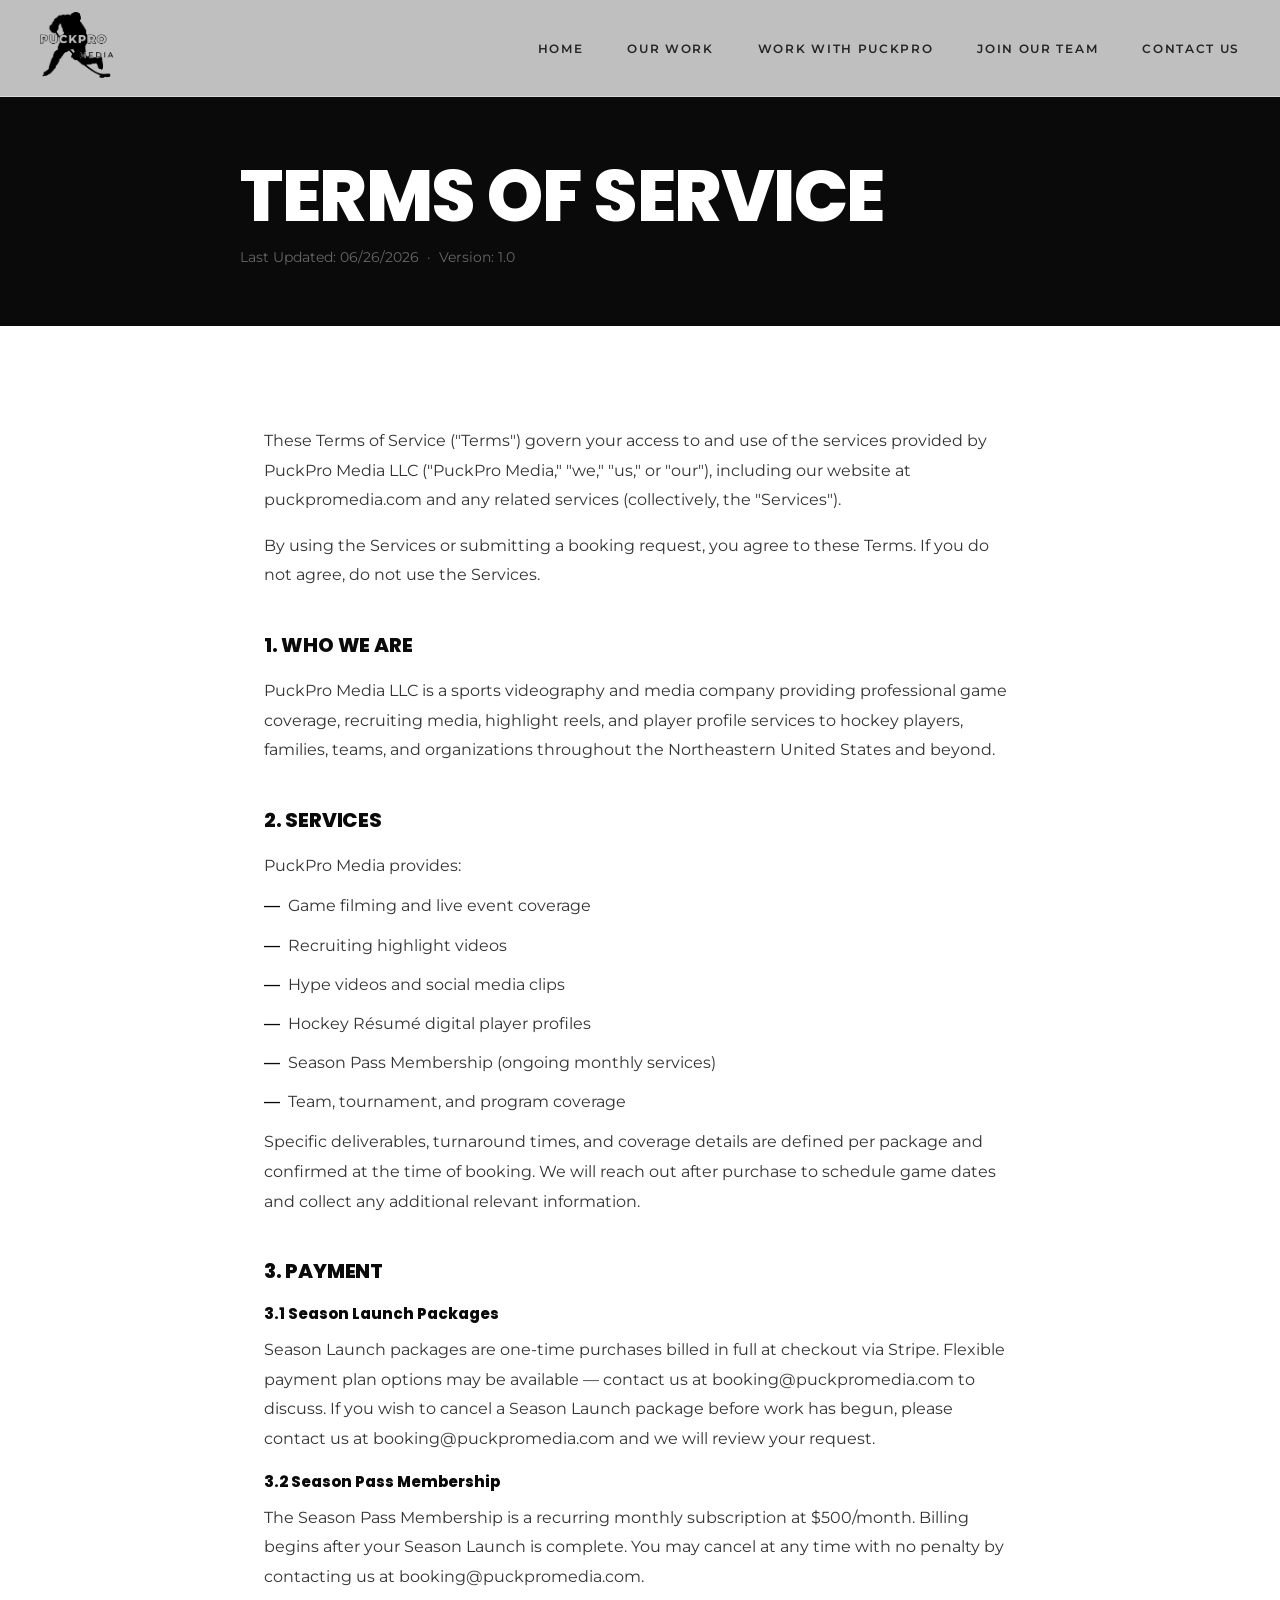
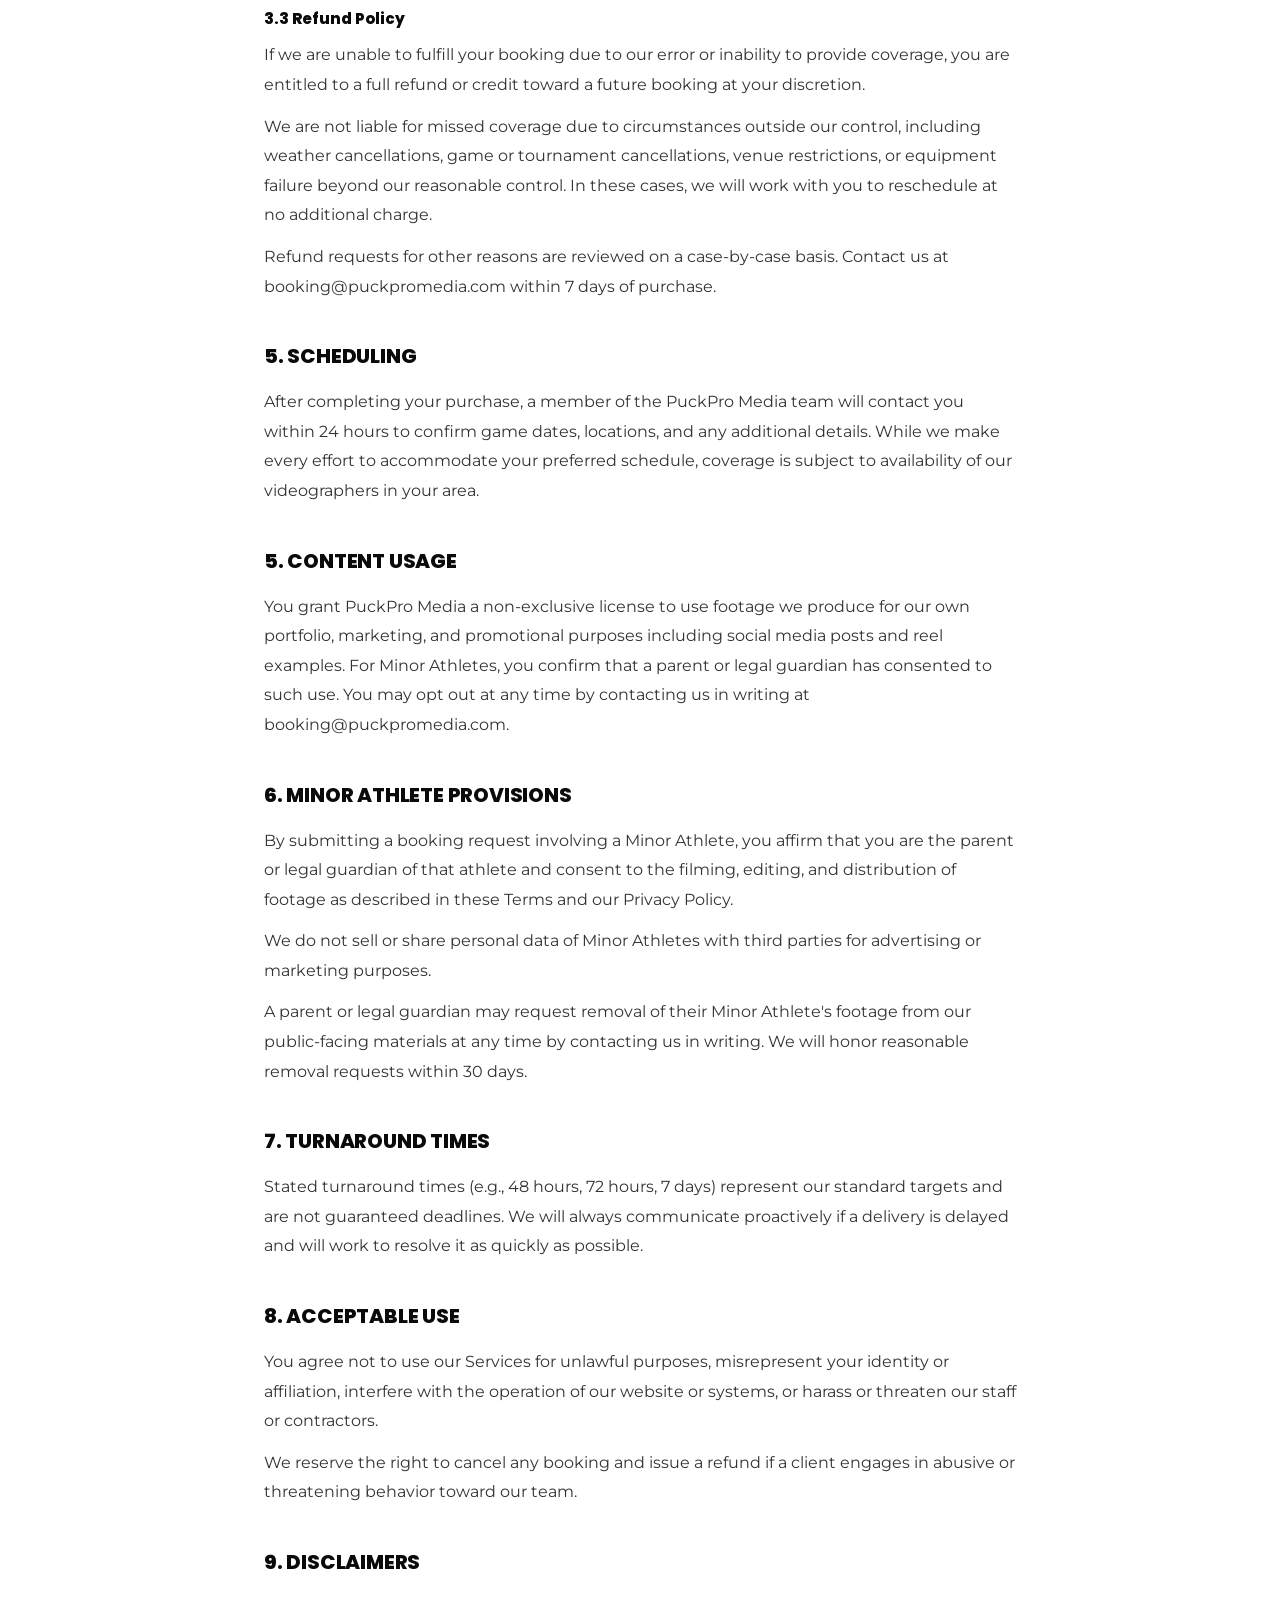
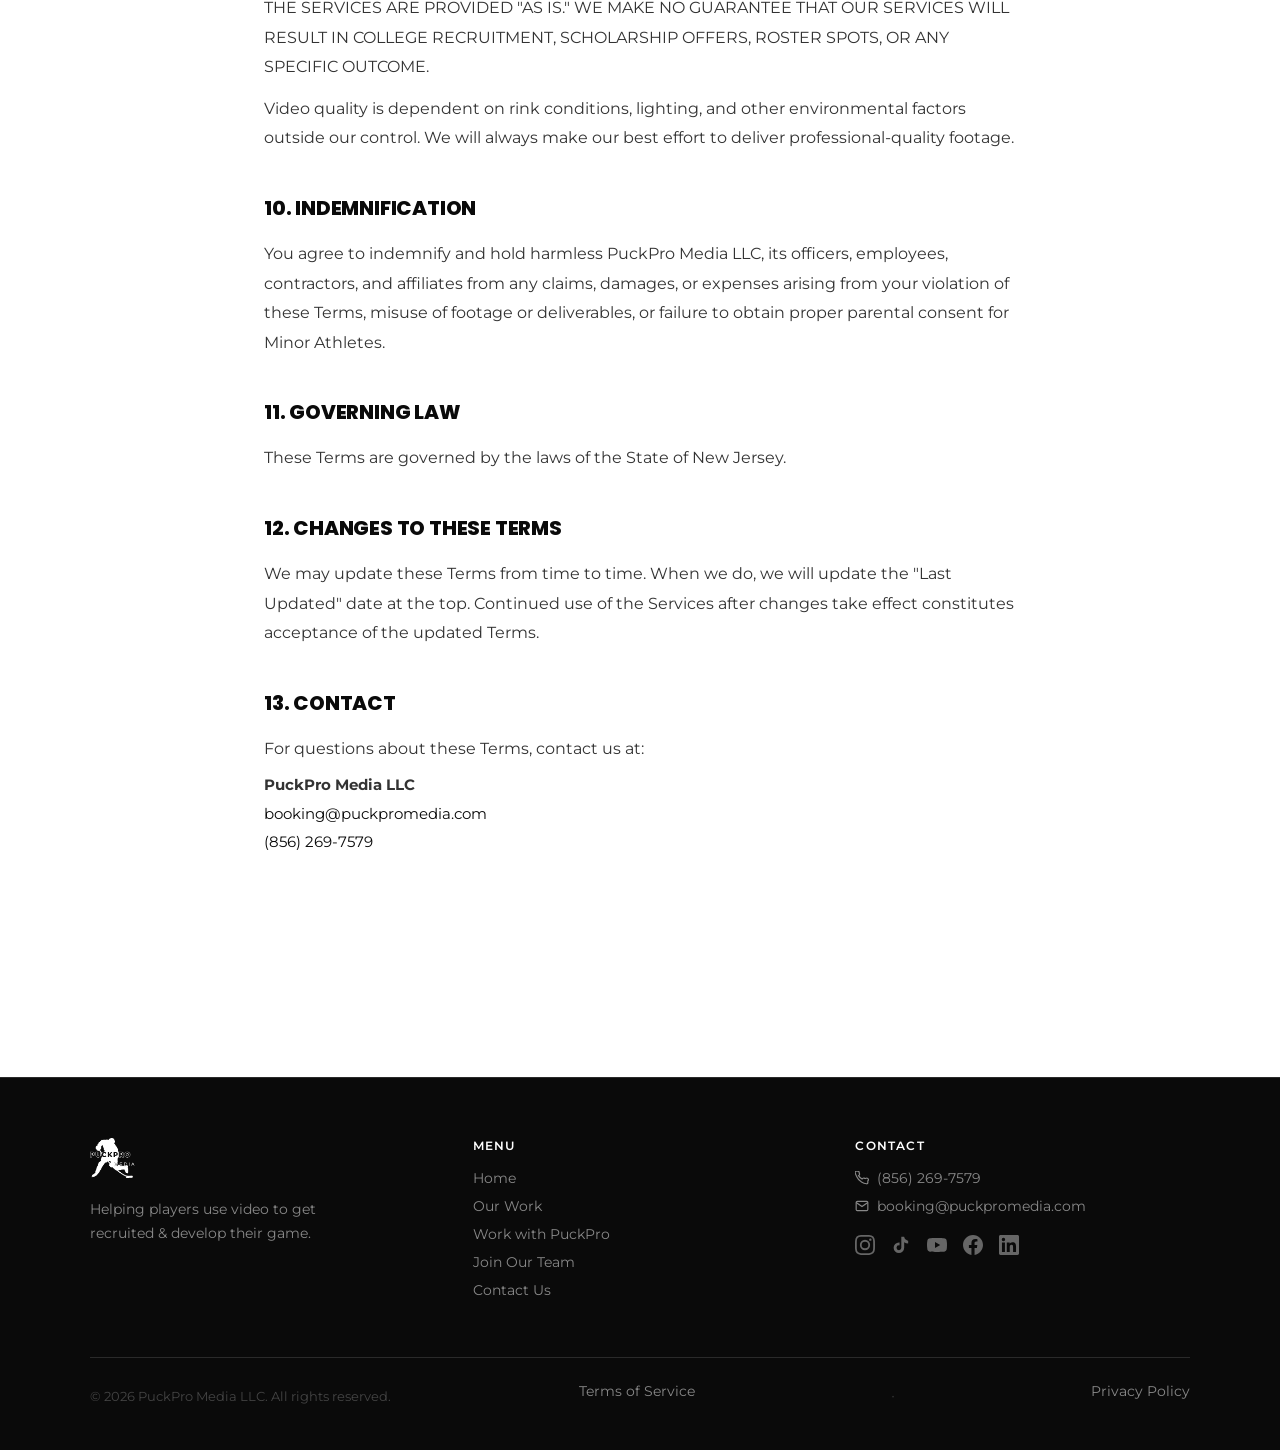
<file: terms.html>
<!DOCTYPE html>
<html lang="en">
<head>
  <meta charset="UTF-8" />
  <meta name="viewport" content="width=device-width, initial-scale=1.0" />
  <title>Terms of Service | PuckPro Media</title>
  <link rel="preconnect" href="https://fonts.googleapis.com" />
  <link rel="preconnect" href="https://fonts.gstatic.com" crossorigin />
  <link href="https://fonts.googleapis.com/css2?family=Poppins:wght@800;900&family=Montserrat:wght@400;500;600;700&display=swap" rel="stylesheet" />
  <link rel="icon" href="/favicon.ico" sizes="any" />
  <link rel="icon" type="image/png" sizes="32x32" href="/favicon-32x32.png" />
  <link rel="apple-touch-icon" href="/apple-touch-icon.png" />
  <link rel="stylesheet" href="/style.css" />
</head>
<body>

<!-- NAV -->
<nav id="nav" class="scrolled">
  <div class="nav-inner">
    <a href="/" class="nav-logo">
      <img src="/logo-white.png" alt="PuckPro Media" />
    </a>
    <div class="nav-links">
      <a href="/">Home</a>
      <a href="/#our-work">Our Work</a>
      <a href="/book/">Work with PuckPro</a>
      <a href="/join/">Join Our Team</a>
      <a href="/#contact">Contact Us</a>
    </div>
    <button class="nav-hamburger" id="hamburger" aria-label="Toggle menu">
      <span></span><span></span><span></span>
    </button>
  </div>
  <div class="nav-mobile" id="mobileMenu">
    <a href="/">Home</a>
    <a href="/#our-work">Our Work</a>
    <a href="/book/">Work with PuckPro</a>
    <a href="/join/">Join Our Team</a>
    <a href="/#contact">Contact Us</a>
  </div>
</nav>

<!-- HEADER -->
<section style="background:#0A0A0A;padding:160px 24px 60px;">
  <div style="max-width:800px;margin:0 auto;">
    <h1 class="display" style="font-size:clamp(40px,6vw,72px);margin-bottom:16px;">TERMS OF SERVICE</h1>
    <p style="font-family:'Montserrat',sans-serif;color:#666;font-size:14px;">Last Updated: 06/26/2026 &nbsp;·&nbsp; Version: 1.0</p>
  </div>
</section>

<!-- CONTENT -->
<section class="section-white">
  <div style="max-width:800px;margin:0 auto;padding:0 24px 80px;">

    <div style="margin-bottom:40px;">
      <p class="body-text" style="margin-bottom:16px;">These Terms of Service ("Terms") govern your access to and use of the services provided by PuckPro Media LLC ("PuckPro Media," "we," "us," or "our"), including our website at puckpromedia.com and any related services (collectively, the "Services").</p>
      <p class="body-text">By using the Services or submitting a booking request, you agree to these Terms. If you do not agree, do not use the Services.</p>
    </div>

    <div style="margin-bottom:40px;">
      <h2 style="font-family:'Poppins',sans-serif;font-weight:800;font-size:20px;color:#0A0A0A;letter-spacing:-0.01em;margin-bottom:16px;">1. WHO WE ARE</h2>
      <p class="body-text">PuckPro Media LLC is a sports videography and media company providing professional game coverage, recruiting media, highlight reels, and player profile services to hockey players, families, teams, and organizations throughout the Northeastern United States and beyond.</p>
    </div>

    <div style="margin-bottom:40px;">
      <h2 style="font-family:'Poppins',sans-serif;font-weight:800;font-size:20px;color:#0A0A0A;letter-spacing:-0.01em;margin-bottom:16px;">2. SERVICES</h2>
      <p class="body-text" style="margin-bottom:12px;">PuckPro Media provides:</p>
      <ul class="job-list">
        <li>Game filming and live event coverage</li>
        <li>Recruiting highlight videos</li>
        <li>Hype videos and social media clips</li>
        <li>Hockey Résumé digital player profiles</li>
        <li>Season Pass Membership (ongoing monthly services)</li>
        <li>Team, tournament, and program coverage</li>
      </ul>
      <p class="body-text" style="margin-top:12px;">Specific deliverables, turnaround times, and coverage details are defined per package and confirmed at the time of booking. We will reach out after purchase to schedule game dates and collect any additional relevant information.</p>
    </div>

    <div style="margin-bottom:40px;">
      <h2 style="font-family:'Poppins',sans-serif;font-weight:800;font-size:20px;color:#0A0A0A;letter-spacing:-0.01em;margin-bottom:16px;">3. PAYMENT</h2>
      <p style="font-family:'Poppins',sans-serif;font-weight:800;font-size:15px;color:#0A0A0A;margin-bottom:10px;">3.1 Season Launch Packages</p>
      <p class="body-text" style="margin-bottom:16px;">Season Launch packages are one-time purchases billed in full at checkout via Stripe. Flexible payment plan options may be available — contact us at booking@puckpromedia.com to discuss. If you wish to cancel a Season Launch package before work has begun, please contact us at booking@puckpromedia.com and we will review your request.</p>
      <p style="font-family:'Poppins',sans-serif;font-weight:800;font-size:15px;color:#0A0A0A;margin-bottom:10px;">3.2 Season Pass Membership</p>
      <p class="body-text" style="margin-bottom:16px;">The Season Pass Membership is a recurring monthly subscription at $500/month. Billing begins after your Season Launch is complete. You may cancel at any time with no penalty by contacting us at booking@puckpromedia.com.</p>
      <p style="font-family:'Poppins',sans-serif;font-weight:800;font-size:15px;color:#0A0A0A;margin-bottom:10px;">3.3 Refund Policy</p>
      <p class="body-text" style="margin-bottom:12px;">If we are unable to fulfill your booking due to our error or inability to provide coverage, you are entitled to a full refund or credit toward a future booking at your discretion.</p>
      <p class="body-text">We are not liable for missed coverage due to circumstances outside our control, including weather cancellations, game or tournament cancellations, venue restrictions, or equipment failure beyond our reasonable control. In these cases, we will work with you to reschedule at no additional charge.</p>
      <p class="body-text" style="margin-top:12px;">Refund requests for other reasons are reviewed on a case-by-case basis. Contact us at booking@puckpromedia.com within 7 days of purchase.</p>
    </div>

    <div style="margin-bottom:40px;">
      <h2 style="font-family:'Poppins',sans-serif;font-weight:800;font-size:20px;color:#0A0A0A;letter-spacing:-0.01em;margin-bottom:16px;">5. SCHEDULING</h2>
      <p class="body-text">After completing your purchase, a member of the PuckPro Media team will contact you within 24 hours to confirm game dates, locations, and any additional details. While we make every effort to accommodate your preferred schedule, coverage is subject to availability of our videographers in your area.</p>
    </div>

    <div style="margin-bottom:40px;">
      <h2 style="font-family:'Poppins',sans-serif;font-weight:800;font-size:20px;color:#0A0A0A;letter-spacing:-0.01em;margin-bottom:16px;">5. CONTENT USAGE</h2>
      <p class="body-text">You grant PuckPro Media a non-exclusive license to use footage we produce for our own portfolio, marketing, and promotional purposes including social media posts and reel examples. For Minor Athletes, you confirm that a parent or legal guardian has consented to such use. You may opt out at any time by contacting us in writing at booking@puckpromedia.com.</p>
    </div>

    <div style="margin-bottom:40px;">
      <h2 style="font-family:'Poppins',sans-serif;font-weight:800;font-size:20px;color:#0A0A0A;letter-spacing:-0.01em;margin-bottom:16px;">6. MINOR ATHLETE PROVISIONS</h2>
      <p class="body-text" style="margin-bottom:12px;">By submitting a booking request involving a Minor Athlete, you affirm that you are the parent or legal guardian of that athlete and consent to the filming, editing, and distribution of footage as described in these Terms and our Privacy Policy.</p>
      <p class="body-text" style="margin-bottom:12px;">We do not sell or share personal data of Minor Athletes with third parties for advertising or marketing purposes.</p>
      <p class="body-text">A parent or legal guardian may request removal of their Minor Athlete's footage from our public-facing materials at any time by contacting us in writing. We will honor reasonable removal requests within 30 days.</p>
    </div>

    <div style="margin-bottom:40px;">
      <h2 style="font-family:'Poppins',sans-serif;font-weight:800;font-size:20px;color:#0A0A0A;letter-spacing:-0.01em;margin-bottom:16px;">7. TURNAROUND TIMES</h2>
      <p class="body-text">Stated turnaround times (e.g., 48 hours, 72 hours, 7 days) represent our standard targets and are not guaranteed deadlines. We will always communicate proactively if a delivery is delayed and will work to resolve it as quickly as possible.</p>
    </div>

    <div style="margin-bottom:40px;">
      <h2 style="font-family:'Poppins',sans-serif;font-weight:800;font-size:20px;color:#0A0A0A;letter-spacing:-0.01em;margin-bottom:16px;">8. ACCEPTABLE USE</h2>
      <p class="body-text" style="margin-bottom:12px;">You agree not to use our Services for unlawful purposes, misrepresent your identity or affiliation, interfere with the operation of our website or systems, or harass or threaten our staff or contractors.</p>
      <p class="body-text">We reserve the right to cancel any booking and issue a refund if a client engages in abusive or threatening behavior toward our team.</p>
    </div>

    <div style="margin-bottom:40px;">
      <h2 style="font-family:'Poppins',sans-serif;font-weight:800;font-size:20px;color:#0A0A0A;letter-spacing:-0.01em;margin-bottom:16px;">9. DISCLAIMERS</h2>
      <p class="body-text" style="margin-bottom:12px;">THE SERVICES ARE PROVIDED "AS IS." WE MAKE NO GUARANTEE THAT OUR SERVICES WILL RESULT IN COLLEGE RECRUITMENT, SCHOLARSHIP OFFERS, ROSTER SPOTS, OR ANY SPECIFIC OUTCOME.</p>
      <p class="body-text">Video quality is dependent on rink conditions, lighting, and other environmental factors outside our control. We will always make our best effort to deliver professional-quality footage.</p>
    </div>

    <div style="margin-bottom:40px;">
      <h2 style="font-family:'Poppins',sans-serif;font-weight:800;font-size:20px;color:#0A0A0A;letter-spacing:-0.01em;margin-bottom:16px;">10. INDEMNIFICATION</h2>
      <p class="body-text">You agree to indemnify and hold harmless PuckPro Media LLC, its officers, employees, contractors, and affiliates from any claims, damages, or expenses arising from your violation of these Terms, misuse of footage or deliverables, or failure to obtain proper parental consent for Minor Athletes.</p>
    </div>

    <div style="margin-bottom:40px;">
      <h2 style="font-family:'Poppins',sans-serif;font-weight:800;font-size:20px;color:#0A0A0A;letter-spacing:-0.01em;margin-bottom:16px;">11. GOVERNING LAW</h2>
      <p class="body-text">These Terms are governed by the laws of the State of New Jersey.</p>
    </div>

    <div style="margin-bottom:40px;">
      <h2 style="font-family:'Poppins',sans-serif;font-weight:800;font-size:20px;color:#0A0A0A;letter-spacing:-0.01em;margin-bottom:16px;">12. CHANGES TO THESE TERMS</h2>
      <p class="body-text">We may update these Terms from time to time. When we do, we will update the "Last Updated" date at the top. Continued use of the Services after changes take effect constitutes acceptance of the updated Terms.</p>
    </div>

    <div style="margin-bottom:40px;">
      <h2 style="font-family:'Poppins',sans-serif;font-weight:800;font-size:20px;color:#0A0A0A;letter-spacing:-0.01em;margin-bottom:16px;">13. CONTACT</h2>
      <p class="body-text" style="margin-bottom:8px;">For questions about these Terms, contact us at:</p>
      <p style="font-family:'Montserrat',sans-serif;font-size:15px;color:#333;line-height:1.9;">
        <strong>PuckPro Media LLC</strong><br>
        <a href="mailto:booking@puckpromedia.com" style="color:#0A0A0A;">booking@puckpromedia.com</a><br>
        <a href="tel:8562697579" style="color:#0A0A0A;">(856) 269-7579</a>
      </p>
    </div>

  </div>
</section>

<!-- FOOTER -->
<footer class="footer">
  <div class="container">
    <div class="footer-grid">
      <div>
        <img src="/logo-white.png" alt="PuckPro Media" class="footer-logo" />
        <p class="footer-body">Helping players use video to get recruited &amp; develop their game.</p>
      </div>
      <div>
        <p class="footer-heading">Menu</p>
        <a href="/" class="footer-link">Home</a>
        <a href="/#our-work" class="footer-link">Our Work</a>
        <a href="/book/" class="footer-link">Work with PuckPro</a>
        <a href="/join/" class="footer-link">Join Our Team</a>
        <a href="/#contact" class="footer-link">Contact Us</a>
      </div>
      <div>
        <p class="footer-heading">Contact</p>
        <a href="tel:8562697579" class="footer-link footer-contact-link">
          <svg width="14" height="14" viewBox="0 0 24 24" fill="none" stroke="currentColor" stroke-width="2" style="flex-shrink:0;"><path d="M22 16.92v3a2 2 0 01-2.18 2 19.79 19.79 0 01-8.63-3.07A19.5 19.5 0 013.07 9.81a19.79 19.79 0 01-3.07-8.68A2 2 0 012 .18h3a2 2 0 012 1.72c.127.96.361 1.903.7 2.81a2 2 0 01-.45 2.11L6.09 7.91a16 16 0 006 6l1.27-1.27a2 2 0 012.11-.45c.907.339 1.85.573 2.81.7A2 2 0 0122 16.92z"/></svg>
          (856) 269-7579
        </a>
        <a href="mailto:booking@puckpromedia.com" class="footer-link footer-contact-link">
          <svg width="14" height="14" viewBox="0 0 24 24" fill="none" stroke="currentColor" stroke-width="2" style="flex-shrink:0;"><path d="M4 4h16c1.1 0 2 .9 2 2v12c0 1.1-.9 2-2 2H4c-1.1 0-2-.9-2-2V6c0-1.1.9-2 2-2z"/><polyline points="22,6 12,13 2,6"/></svg>
          booking@puckpromedia.com
        </a>
        <div class="footer-social">
          <a href="https://www.instagram.com/puckpro_media" target="_blank" class="footer-social-link" aria-label="Instagram"><svg width="20" height="20" viewBox="0 0 24 24" fill="currentColor"><path d="M12 2.163c3.204 0 3.584.012 4.85.07 3.252.148 4.771 1.691 4.919 4.919.058 1.265.069 1.645.069 4.849 0 3.205-.012 3.584-.069 4.849-.149 3.225-1.664 4.771-4.919 4.919-1.266.058-1.644.07-4.85.07-3.204 0-3.584-.012-4.849-.07-3.26-.149-4.771-1.699-4.919-4.92-.058-1.265-.07-1.644-.07-4.849 0-3.204.013-3.583.07-4.849.149-3.227 1.664-4.771 4.919-4.919 1.266-.057 1.645-.069 4.849-.069zM12 0C8.741 0 8.333.014 7.053.072 2.695.272.273 2.69.073 7.052.014 8.333 0 8.741 0 12c0 3.259.014 3.668.072 4.948.2 4.358 2.618 6.78 6.98 6.98C8.333 23.986 8.741 24 12 24c3.259 0 3.668-.014 4.948-.072 4.354-.2 6.782-2.618 6.979-6.98.059-1.28.073-1.689.073-4.948 0-3.259-.014-3.667-.072-4.947-.196-4.354-2.617-6.78-6.979-6.98C15.668.014 15.259 0 12 0zm0 5.838a6.162 6.162 0 100 12.324 6.162 6.162 0 000-12.324zM12 16a4 4 0 110-8 4 4 0 010 8zm6.406-11.845a1.44 1.44 0 100 2.881 1.44 1.44 0 000-2.881z"/></svg></a>
          <a href="https://www.tiktok.com/@puckpro_media" target="_blank" class="footer-social-link" aria-label="TikTok"><svg width="20" height="20" viewBox="0 0 24 24" fill="currentColor"><path d="M19.59 6.69a4.83 4.83 0 01-3.77-4.25V2h-3.45v13.67a2.89 2.89 0 01-2.88 2.5 2.89 2.89 0 01-2.89-2.89 2.89 2.89 0 012.89-2.89c.28 0 .54.04.79.1V9.01a6.33 6.33 0 00-.79-.05 6.34 6.34 0 00-6.34 6.34 6.34 6.34 0 006.34 6.34 6.34 6.34 0 006.33-6.34V8.69a8.18 8.18 0 004.78 1.52V6.78a4.85 4.85 0 01-1.01-.09z"/></svg></a>
          <a href="https://www.youtube.com/@PuckProMedia" target="_blank" class="footer-social-link" aria-label="YouTube"><svg width="20" height="20" viewBox="0 0 24 24" fill="currentColor"><path d="M23.495 6.205a3.007 3.007 0 00-2.088-2.088c-1.87-.501-9.396-.501-9.396-.501s-7.507-.01-9.396.501A3.007 3.007 0 00.527 6.205a31.247 31.247 0 00-.522 5.805 31.247 31.247 0 00.522 5.783 3.007 3.007 0 002.088 2.088c1.868.502 9.396.502 9.396.502s7.506 0 9.396-.502a3.007 3.007 0 002.088-2.088 31.247 31.247 0 00.5-5.783 31.247 31.247 0 00-.5-5.805zM9.609 15.601V8.408l6.264 3.602z"/></svg></a>
          <a href="https://www.facebook.com/profile.php?id=100089099956779" target="_blank" class="footer-social-link" aria-label="Facebook"><svg width="20" height="20" viewBox="0 0 24 24" fill="currentColor"><path d="M24 12.073c0-6.627-5.373-12-12-12s-12 5.373-12 12c0 5.99 4.388 10.954 10.125 11.854v-8.385H7.078v-3.47h3.047V9.43c0-3.007 1.792-4.669 4.533-4.669 1.312 0 2.686.235 2.686.235v2.953H15.83c-1.491 0-1.956.925-1.956 1.874v2.25h3.328l-.532 3.47h-2.796v8.385C19.612 23.027 24 18.062 24 12.073z"/></svg></a>
          <a href="https://www.linkedin.com/company/puckpro-media-llc/?viewAsMember=true" target="_blank" class="footer-social-link" aria-label="LinkedIn"><svg width="20" height="20" viewBox="0 0 24 24" fill="currentColor"><path d="M20.447 20.452h-3.554v-5.569c0-1.328-.027-3.037-1.852-3.037-1.853 0-2.136 1.445-2.136 2.939v5.667H9.351V9h3.414v1.561h.046c.477-.9 1.637-1.85 3.37-1.85 3.601 0 4.267 2.37 4.267 5.455v6.286zM5.337 7.433a2.062 2.062 0 01-2.063-2.065 2.064 2.064 0 112.063 2.065zm1.782 13.019H3.555V9h3.564v11.452zM22.225 0H1.771C.792 0 0 .774 0 1.729v20.542C0 23.227.792 24 1.771 24h20.451C23.2 24 24 23.227 24 22.271V1.729C24 .774 23.2 0 22.222 0h.003z"/></svg></a>
        </div>
      </div>
    </div>
    <div class="footer-bottom">
      <p>© 2026 PuckPro Media LLC. All rights reserved.</p>
      <a href="/terms/" class="footer-link">Terms of Service</a> <span style="color:#333;margin:0 8px;">·</span> <a href="/privacy/" class="footer-link">Privacy Policy</a>
    </div>
  </div>
</footer>

<script src="/main.js"></script>
</body>
</html>
</file>
<file: style.css>
/* ── RESET & BASE ─────────────────────────────── */
*, *::before, *::after { box-sizing: border-box; margin: 0; padding: 0; }
html { scroll-behavior: smooth; }
body {
  font-family: 'Montserrat', sans-serif;
  background: #fff;
  color: #0A0A0A;
  -webkit-font-smoothing: antialiased;
}
img { display: block; max-width: 100%; }
a { text-decoration: none; }

/* ── TYPOGRAPHY ───────────────────────────────── */
.display {
  font-family: 'Poppins', sans-serif;
  font-weight: 800;
  letter-spacing: -0.02em;
  font-size: clamp(40px, 7.5vw, 90px);
  color: #fff;
  line-height: 1.0;
}
.display-dark {
  font-family: 'Poppins', sans-serif;
  font-weight: 800;
  letter-spacing: -0.02em;
  font-size: clamp(32px, 5vw, 64px);
  color: #0A0A0A;
  line-height: 1;
}
.display-white {
  font-family: 'Poppins', sans-serif;
  font-weight: 800;
  letter-spacing: -0.02em;
  font-size: clamp(32px, 5vw, 60px);
  color: #fff;
  line-height: 1;
}
.label {
  font-family: 'Montserrat', sans-serif;
  font-weight: 600;
  font-size: 11px;
  letter-spacing: 0.2em;
  text-transform: uppercase;
  color: #888;
  margin-bottom: 16px;
}
.label-dim {
  font-family: 'Montserrat', sans-serif;
  font-weight: 600;
  font-size: 11px;
  letter-spacing: 0.2em;
  text-transform: uppercase;
  color: #555;
  margin-bottom: 16px;
}
.eyebrow {
  font-family: 'Montserrat', sans-serif;
  font-weight: 600;
  font-size: 11px;
  letter-spacing: 0.22em;
  text-transform: uppercase;
  color: #888;
  margin-bottom: 24px;
}
.body-text {
  font-family: 'Montserrat', sans-serif;
  font-weight: 400;
  font-size: 16px;
  line-height: 1.85;
  color: #333;
}
.link-cta {
  font-family: 'Montserrat', sans-serif;
  font-weight: 700;
  font-size: 12px;
  letter-spacing: 0.12em;
  text-transform: uppercase;
  color: #0A0A0A;
  border-bottom: 2px solid #0A0A0A;
  padding-bottom: 2px;
  transition: opacity 0.2s;
}
.link-cta:hover { opacity: 0.6; }
.link-cta-white {
  font-family: 'Montserrat', sans-serif;
  font-weight: 700;
  font-size: 12px;
  letter-spacing: 0.12em;
  text-transform: uppercase;
  color: #fff;
  border-bottom: 1px solid #444;
  padding-bottom: 2px;
  white-space: nowrap;
  transition: opacity 0.2s;
}
.link-cta-white:hover { opacity: 0.6; }

/* ── BUTTONS ──────────────────────────────────── */
.btn-primary {
  display: inline-block;
  background: #fff;
  color: #0A0A0A;
  font-family: 'Montserrat', sans-serif;
  font-weight: 700;
  font-size: 12px;
  letter-spacing: 0.12em;
  text-transform: uppercase;
  padding: 16px 36px;
  transition: background 0.2s;
}
.btn-primary:hover { background: #e0e0e0; }
.btn-outline {
  display: inline-block;
  background: transparent;
  color: #0A0A0A;
  font-family: 'Montserrat', sans-serif;
  font-weight: 600;
  font-size: 12px;
  letter-spacing: 0.12em;
  text-transform: uppercase;
  padding: 16px 36px;
  border: 1px solid rgba(255,255,255,0.3);
  transition: border-color 0.2s;
}
.btn-outline:hover { border-color: rgba(255,255,255,0.7); }
.btn-submit {
  background: #0A0A0A;
  color: #fff;
  font-family: 'Montserrat', sans-serif;
  font-weight: 700;
  font-size: 12px;
  letter-spacing: 0.12em;
  text-transform: uppercase;
  padding: 18px 36px;
  border: none;
  cursor: pointer;
  transition: background 0.2s;
  align-self: flex-start;
}
.btn-submit:hover { background: #222; }
.btn-dark {
  display: inline-block;
  background: #0A0A0A;
  color: #fff;
  font-family: 'Montserrat', sans-serif;
  font-weight: 700;
  font-size: 12px;
  letter-spacing: 0.12em;
  text-transform: uppercase;
  padding: 16px 40px;
  transition: background 0.2s;
}
.btn-dark:hover { background: #222; }
.btn-white {
  display: inline-block;
  background: #fff;
  color: #0A0A0A;
  font-family: 'Montserrat', sans-serif;
  font-weight: 700;
  font-size: 12px;
  letter-spacing: 0.12em;
  text-transform: uppercase;
  padding: 16px 40px;
  transition: background 0.2s;
}
.btn-white:hover { background: #e0e0e0; }

/* ── NAV ──────────────────────────────────────── */
#nav {
  position: fixed;
  top: 0; left: 0; right: 0;
  z-index: 100;
  background: rgba(242,242,242,0.78);
  border-bottom: 1px solid rgba(255,255,255,0.42);
  backdrop-filter: blur(14px);
  -webkit-backdrop-filter: blur(14px);
  transition: background 0.3s, border-color 0.3s, box-shadow 0.3s;
}
#nav.scrolled {
  background: rgba(242,242,242,0.88);
  border-color: rgba(10,10,10,0.08);
  box-shadow: 0 12px 36px rgba(10,10,10,0.08);
}
.nav-inner {
  max-width: 1300px;
  margin: 0 auto;
  padding: 0 40px;
  height: 96px;
  display: flex;
  align-items: center;
  justify-content: space-between;
}
.nav-logo img {
  height: 72px;
  width: auto;
  object-fit: contain;
  filter: invert(1);
}
.nav-links {
  display: flex;
  align-items: center;
  gap: 44px;
}
.nav-links a {
  color: #0A0A0A;
  font-family: 'Montserrat', sans-serif;
  font-weight: 600;
  font-size: 12px;
  letter-spacing: 0.14em;
  text-transform: uppercase;
  opacity: 0.85;
  transition: opacity 0.2s;
}
.nav-links a:hover { opacity: 1; }
.btn-nav {
  background: transparent !important;
  color: #0A0A0A !important;
  font-family: 'Montserrat', sans-serif !important;
  font-weight: 600 !important;
  font-size: 12px !important;
  letter-spacing: 0.14em !important;
  padding: 0 !important;
  opacity: 0.85 !important;
  border: none !important;
  transition: opacity 0.2s !important;
}
.btn-nav:hover { opacity: 1 !important; background: transparent !important; }
.nav-hamburger {
  display: none;
  flex-direction: column;
  gap: 6px;
  background: none;
  border: none;
  cursor: pointer;
  padding: 8px;
}
.nav-hamburger span {
  display: block;
  width: 28px;
  height: 2px;
  background: #0A0A0A;
}
.nav-mobile {
  display: none;
  background: rgba(242,242,242,0.96);
  border-top: 1px solid rgba(10,10,10,0.08);
  padding: 24px 32px 36px;
}
.nav-mobile a {
  display: block;
  color: #0A0A0A;
  font-family: 'Montserrat', sans-serif;
  font-weight: 600;
  font-size: 15px;
  letter-spacing: 0.1em;
  text-transform: uppercase;
  padding: 16px 0;
  border-bottom: 1px solid rgba(10,10,10,0.1);
}
.btn-mobile-cta {
  display: block;
  margin-top: 24px;
  background: #0A0A0A;
  color: #fff !important;
  font-family: 'Montserrat', sans-serif;
  font-weight: 700;
  font-size: 13px;
  letter-spacing: 0.1em;
  text-transform: uppercase;
  padding: 16px 22px;
  text-align: center;
  border: none !important;
}

/* Hero headline — wider and slightly smaller than default display */
.hero-headline {
  font-size: clamp(32px, 5.5vw, 72px);
  line-height: 1.05;
  max-width: 820px;
  margin: 0 auto 28px;
}
.container { max-width: 1100px; margin: 0 auto; }
.container-narrow { max-width: 680px; margin: 0 auto; }
.section-white { background: #fff; padding: 100px 24px; }
.section-grey { background: #F2F2F2; padding: 100px 24px; }
.section-black { background: #0A0A0A; padding: 100px 24px; }

.section-header { margin-bottom: 60px; }
.section-header-row {
  display: flex;
  justify-content: space-between;
  align-items: flex-end;
  flex-wrap: wrap;
  gap: 20px;
}

/* ── HERO ─────────────────────────────────────── */
.hero {
  position: relative;
  height: 100vh;
  min-height: 600px;
  background: #0A0A0A;
  display: flex;
  align-items: center;
  justify-content: center;
  overflow: hidden;
}
.hero-bg {
  position: absolute;
  inset: 0;
  background: linear-gradient(135deg, #111 0%, #0A0A0A 50%, #1a1a1a 100%);
}
.hero-grain {
  position: absolute;
  inset: 0;
  opacity: 0.15;
  background-image: url("data:image/svg+xml,%3Csvg viewBox='0 0 200 200' xmlns='http://www.w3.org/2000/svg'%3E%3Cfilter id='n'%3E%3CfeTurbulence type='fractalNoise' baseFrequency='0.9' numOctaves='4' stitchTiles='stitch'/%3E%3C/filter%3E%3Crect width='100%25' height='100%25' filter='url(%23n)' opacity='1'/%3E%3C/svg%3E");
}
.hero-content {
  position: relative;
  z-index: 2;
  text-align: center;
  padding: 0 24px;
  max-width: 900px;
}
.hero-sub {
  font-family: 'Montserrat', sans-serif;
  font-weight: 400;
  font-size: clamp(15px, 2vw, 18px);
  color: rgba(255,255,255,0.65);
  max-width: 520px;
  margin: 0 auto 44px;
  line-height: 1.7;
}
.hero-btns {
  display: flex;
  gap: 16px;
  justify-content: center;
  flex-wrap: wrap;
}
.scroll-line {
  position: absolute;
  bottom: 36px;
  left: 50%;
  transform: translateX(-50%);
  width: 1px;
  height: 48px;
  background: linear-gradient(to bottom, transparent, rgba(255,255,255,0.3));
}

/* ── VALUE GRID ───────────────────────────────── */
.value-grid {
  display: grid;
  grid-template-columns: 1fr 1fr;
  gap: 80px;
  align-items: center;
  margin-bottom: 80px;
}

/* ── STATS BAR ────────────────────────────────── */
.stats-bar {
  display: grid;
  grid-template-columns: repeat(4, 1fr);
  gap: 1px;
  background: #1a1a1a;
  margin-top: 80px;
}
.stat {
  background: #0A0A0A;
  padding: 44px 28px;
  text-align: center;
}
.stat-num {
  font-family: 'Poppins', sans-serif;
  font-weight: 800;
  font-size: clamp(14px, 1.4vw, 18px);
  color: #fff;
  letter-spacing: -0.01em;
  text-transform: uppercase;
  margin-bottom: 14px;
  line-height: 1.2;
}
.stat-desc {
  font-family: 'Montserrat', sans-serif;
  font-size: 13px;
  font-weight: 400;
  color: #777;
  line-height: 1.65;
  font-style: italic;
  max-width: 200px;
  margin: 0 auto;
}

/* ── WORK GRID ────────────────────────────────── */
.work-grid {
  display: grid;
  grid-template-columns: repeat(2, 1fr);
  gap: 24px;
}
.work-card { background: #fff; overflow: hidden; }
.work-media {
  position: relative;
  background: #0A0A0A;
  aspect-ratio: 16/9;
  overflow: hidden;
}
.work-media-short {
  aspect-ratio: 9/16;
  max-height: 620px;
}
.work-media iframe {
  position: absolute;
  top: -1px;
  left: -1px;
  width: calc(100% + 2px);
  height: calc(100% + 2px);
  border: none;
}
.media-link {
  position: absolute;
  inset: 0;
  display: flex;
  flex-direction: column;
  align-items: center;
  justify-content: center;
  gap: 12px;
  color: #fff;
  transition: background 0.2s;
}
.media-link:hover { background: rgba(255,255,255,0.05); }

.media-link.has-thumbnail {
  align-items: flex-start;
  justify-content: flex-end;
  padding: 22px;
  overflow: hidden;
}
.media-link.has-thumbnail img {
  position: absolute;
  inset: 0;
  width: 100%;
  height: 100%;
  object-fit: cover;
  background: #eef1f5;
  transition: transform 0.35s ease;
}
.media-link.has-thumbnail::after {
  content: "";
  position: absolute;
  inset: 0;
  background: linear-gradient(180deg, rgba(0,0,0,0.08), rgba(0,0,0,0.12) 46%, rgba(0,0,0,0.34));
}
.media-link.has-thumbnail:hover { background: transparent; }
.media-link.has-thumbnail:hover img { transform: scale(1.035); }
.media-link.has-thumbnail .play-icon,
.media-link.has-thumbnail span {
  position: relative;
  z-index: 1;
}
.media-link.has-thumbnail .play-icon {
  width: 48px;
  height: 48px;
  background: rgba(10,10,10,0.72);
  border-color: rgba(255,255,255,0.34);
  backdrop-filter: blur(10px);
  -webkit-backdrop-filter: blur(10px);
}
.media-link.has-thumbnail span {
  background: rgba(10,10,10,0.72);
  border: 1px solid rgba(255,255,255,0.18);
  border-radius: 999px;
  padding: 10px 14px;
  backdrop-filter: blur(10px);
  -webkit-backdrop-filter: blur(10px);
}
.media-link span {
  font-family: 'Montserrat', sans-serif;
  font-size: 13px;
  font-weight: 500;
  letter-spacing: 0.08em;
  text-transform: uppercase;
}
.play-icon {
  width: 56px;
  height: 56px;
  border-radius: 50%;
  border: 1px solid rgba(255,255,255,0.3);
  display: flex;
  align-items: center;
  justify-content: center;
}
.work-info { padding: 24px 28px; }
.work-tag {
  font-family: 'Montserrat', sans-serif;
  font-weight: 500;
  font-size: 11px;
  letter-spacing: 0.15em;
  text-transform: uppercase;
  color: #888;
  margin-bottom: 8px;
}
.work-desc {
  font-family: 'Montserrat', sans-serif;
  font-size: 15px;
  color: #333;
  line-height: 1.6;
}

/* ── REVIEWS ──────────────────────────────────── */
/* ── REVIEWS CAROUSEL ─────────────────────────── */
.google-summary {
  display: flex;
  align-items: center;
  gap: 20px;
  margin-bottom: 48px;
}
.google-logo {
  width: 40px;
  height: 40px;
  flex-shrink: 0;
}
.google-rating-info {
  display: flex;
  align-items: center;
  gap: 12px;
}
.google-score {
  font-family: 'Poppins', sans-serif;
  font-weight: 800;
  font-size: 36px;
  color: #fff;
  line-height: 1;
}
.google-stars-row {
  color: #fbbc04;
  font-size: 20px;
  letter-spacing: 2px;
}
.google-count {
  font-family: 'Montserrat', sans-serif;
  font-size: 13px;
  color: #666;
  font-weight: 500;
}
.reviews-carousel-wrap {
  overflow: hidden;
  margin: 0 -8px;
}
.reviews-carousel {
  display: flex;
  gap: 20px;
  overflow-x: auto;
  scroll-snap-type: x mandatory;
  -webkit-overflow-scrolling: touch;
  scrollbar-width: none;
  padding: 0 8px 8px;
}
.reviews-carousel::-webkit-scrollbar { display: none; }
.review-card {
  background: #1a1a1a;
  border: 1px solid #2a2a2a;
  padding: 28px 28px 32px;
  min-width: 340px;
  max-width: 380px;
  flex-shrink: 0;
  scroll-snap-align: start;
  border-radius: 2px;
}
.review-card-top {
  display: flex;
  align-items: center;
  gap: 12px;
  margin-bottom: 16px;
}
.reviewer-avatar {
  width: 40px;
  height: 40px;
  border-radius: 50%;
  background: #ea4335;
  color: #fff;
  font-family: 'Montserrat', sans-serif;
  font-weight: 700;
  font-size: 16px;
  display: flex;
  align-items: center;
  justify-content: center;
  flex-shrink: 0;
}
.reviewer-info { flex: 1; }
.reviewer-name {
  font-family: 'Montserrat', sans-serif;
  font-weight: 600;
  font-size: 14px;
  color: #fff;
  margin-bottom: 4px;
}
.google-card-stars {
  color: #fbbc04;
  font-size: 13px;
  letter-spacing: 1px;
}
.google-g { flex-shrink: 0; opacity: 0.9; }
.review-text {
  font-family: 'Montserrat', sans-serif;
  font-weight: 400;
  font-size: 14px;
  color: #aaa;
  line-height: 1.75;
}
.carousel-controls {
  display: flex;
  align-items: center;
  justify-content: center;
  gap: 20px;
  margin-top: 32px;
}
.carousel-btn {
  background: none;
  border: 1px solid #333;
  color: #888;
  width: 40px;
  height: 40px;
  border-radius: 50%;
  cursor: pointer;
  display: flex;
  align-items: center;
  justify-content: center;
  transition: border-color 0.2s, color 0.2s;
}
.carousel-btn:hover { border-color: #fff; color: #fff; }
.carousel-dots {
  display: flex;
  gap: 8px;
}
.carousel-dot {
  width: 8px;
  height: 8px;
  border-radius: 50%;
  background: #333;
  border: none;
  cursor: pointer;
  transition: background 0.2s;
  padding: 0;
}
.carousel-dot.active { background: #fff; }

/* ── FORMS ────────────────────────────────────── */
.form {
  display: flex;
  flex-direction: column;
  gap: 20px;
}
.form-field { display: flex; flex-direction: column; gap: 8px; }
.form-field label {
  font-family: 'Montserrat', sans-serif;
  font-weight: 500;
  font-size: 12px;
  letter-spacing: 0.1em;
  text-transform: uppercase;
  color: #333;
}
.form-field input,
.form-field textarea,
.form-field select {
  padding: 13px 16px;
  border: 1px solid #e0e0e0;
  font-family: 'Montserrat', sans-serif;
  font-size: 15px;
  color: #0A0A0A;
  background: #fff;
  outline: none;
  transition: border-color 0.2s;
  width: 100%;
  appearance: none;
}
.form-field input:focus,
.form-field textarea:focus,
.form-field select:focus { border-color: #0A0A0A; }
.form-field textarea { resize: vertical; }
.form-row {
  display: grid;
  grid-template-columns: 1fr 1fr;
  gap: 20px;
}
.form-success {
  background: #0A0A0A;
  padding: 48px 40px;
  text-align: center;
}
.form-success p:last-child {
  font-family: 'Montserrat', sans-serif;
  color: #888;
  font-size: 15px;
  margin-top: 12px;
}
.form-check {
  display: flex;
  gap: 12px;
  align-items: flex-start;
}
.form-check input[type="checkbox"] {
  width: 16px;
  height: 16px;
  margin-top: 3px;
  cursor: pointer;
  flex-shrink: 0;
}
.form-check label {
  font-family: 'Montserrat', sans-serif;
  font-size: 14px;
  color: #555;
  line-height: 1.6;
  cursor: pointer;
  font-weight: 400;
  text-transform: none;
  letter-spacing: 0;
}
.form-check a { color: #0A0A0A; font-weight: 600; }


/* ── PROCESS VIDEO ────────────────────────────── */
.process-video-panel {
  width: 100%;
  margin: 0 0 40px;
  background: #0A0A0A;
  border: 1px solid #e0e0e0;
  overflow: hidden;
}
.process-video-panel iframe {
  display: block;
}
.process-video-modal[hidden] {
  display: none;
}
.process-video-modal {
  position: fixed;
  inset: 0;
  z-index: 2000;
  display: grid;
  place-items: center;
  padding: 24px;
}
.process-video-backdrop {
  position: absolute;
  inset: 0;
  border: 0;
  background: rgba(0,0,0,0.78);
  cursor: pointer;
}
.process-video-dialog {
  position: relative;
  z-index: 1;
  width: min(1040px, 100%);
  background: #0A0A0A;
  box-shadow: 0 28px 90px rgba(0,0,0,0.45);
}
.process-video-dialog iframe {
  display: block;
}
.process-video-close {
  position: absolute;
  top: -42px;
  right: 0;
  width: 34px;
  height: 34px;
  border: 1px solid rgba(255,255,255,0.28);
  border-radius: 50%;
  background: rgba(255,255,255,0.1);
  color: #fff;
  cursor: pointer;
  font-size: 24px;
  line-height: 1;
  display: grid;
  place-items: center;
}
body.video-modal-open {
  overflow: hidden;
}

/* ── PAGE HEADER ──────────────────────────────── */
.page-header {
  background: #0A0A0A;
  padding: 160px 24px 80px;
  text-align: center;
}
.page-header .eyebrow { color: #555; }
.page-header p.sub {
  font-family: 'Montserrat', sans-serif;
  font-weight: 400;
  font-size: 17px;
  color: #888;
  max-width: 460px;
  margin: 20px auto 0;
  line-height: 1.7;
}

/* ── PACKAGES ─────────────────────────────────── */
.packages-grid {
  display: grid;
  grid-template-columns: repeat(3, 1fr);
  gap: 2px;
  margin-bottom: 24px;
}
.pkg-card {
  background: #fff;
  border: 1px solid #e0e0e0;
  padding: 40px 32px;
  display: flex;
  flex-direction: column;
}
.pkg-card.featured {
  background: #0A0A0A;
  border: none;
}
.pkg-badge {
  font-family: 'Montserrat', sans-serif;
  font-weight: 600;
  font-size: 11px;
  letter-spacing: 0.15em;
  text-transform: uppercase;
  color: rgba(255,255,255,0.5);
  margin-bottom: 16px;
}
.pkg-name {
  font-family: 'Poppins', sans-serif;
  font-weight: 800;
  font-size: clamp(14px, 1.6vw, 18px);
  letter-spacing: 0.08em;
  text-transform: uppercase;
  margin-bottom: 4px;
  line-height: 1.2;
}
.pkg-price {
  font-family: 'Poppins', sans-serif;
  font-weight: 800;
  font-size: 40px;
  letter-spacing: -0.02em;
  margin-bottom: 12px;
}

.pkg-feature { position: relative; }
.pkg-feature-toggle {
  appearance: none;
  background: transparent;
  border: 0;
  color: inherit;
  cursor: help;
  display: inline-flex;
  align-items: center;
  gap: 7px;
  padding: 0;
  text-align: left;
  font: inherit;
}
.pkg-info-icon {
  width: 16px;
  height: 16px;
  border-radius: 50%;
  border: 1px solid currentColor;
  display: inline-flex;
  align-items: center;
  justify-content: center;
  font-size: 10px;
  font-weight: 700;
  line-height: 1;
  opacity: 0.7;
  flex: 0 0 auto;
}
.pkg-feature-desc {
  font-family: 'Montserrat', sans-serif;
  font-size: 12px;
  font-weight: 500;
  line-height: 1.55;
  margin: 0;
}
.pkg-desc {
  font-family: 'Montserrat', sans-serif;
  font-weight: 400;
  font-size: 14px;
  line-height: 1.6;
  margin-bottom: 24px;
}
.pkg-features {
  list-style: none;
  margin-bottom: 32px;
  flex-grow: 1;
}
.pkg-features li {
  font-family: 'Montserrat', sans-serif;
  font-size: 14px;
  margin-bottom: 10px;
  padding-left: 20px;
  position: relative;
  line-height: 1.5;
}
.pkg-features li::before {
  content: '✓';
  position: absolute;
  left: 0;
}
.pkg-card:not(.featured) .pkg-name,
.pkg-card:not(.featured) .pkg-price { color: #0A0A0A; }
.pkg-card:not(.featured) .pkg-desc { color: #666; }
.pkg-card:not(.featured) .pkg-features li { color: #444; }
.pkg-card:not(.featured) .pkg-features li::before { color: #0A0A0A; }
.pkg-card.featured .pkg-name,
.pkg-card.featured .pkg-price { color: #fff; }
.pkg-card.featured .pkg-desc { color: #aaa; }
.pkg-card.featured .pkg-features li { color: #ccc; }
.pkg-card.featured .pkg-features li::before { color: #fff; }
.pkg-btn {
  width: 100%;
  padding: 14px 24px;
  font-family: 'Montserrat', sans-serif;
  font-weight: 600;
  font-size: 13px;
  letter-spacing: 0.08em;
  text-transform: uppercase;
  border: none;
  cursor: pointer;
  transition: background 0.2s;
}
.pkg-card:not(.featured) .pkg-btn { background: #0A0A0A; color: #fff; }
.pkg-card:not(.featured) .pkg-btn:hover { background: #222; }
.pkg-card.featured .pkg-btn { background: #fff; color: #0A0A0A; }
.pkg-card.featured .pkg-btn:hover { background: #e0e0e0; }

/* ── WHO CARDS ────────────────────────────────── */
.who-grid {
  display: grid;
  grid-template-columns: repeat(auto-fit, minmax(220px, 1fr));
  gap: 16px;
}
.who-card {
  background: #fff;
  border: 1px solid #e0e0e0;
  padding: 28px 24px;
  cursor: pointer;
  text-align: left;
  transition: border-color 0.2s, background 0.2s;
  width: 100%;
}
.who-card:hover { border-color: #0A0A0A; background: #F2F2F2; }
.who-card-title {
  font-family: 'Montserrat', sans-serif;
  font-weight: 600;
  font-size: 15px;
  color: #0A0A0A;
  margin-bottom: 6px;
}
.who-card-sub {
  font-family: 'Montserrat', sans-serif;
  font-weight: 400;
  font-size: 13px;
  color: #888;
}

/* ── VALUES GRID ──────────────────────────────── */
.values-grid {
  display: grid;
  grid-template-columns: repeat(2, 1fr);
  gap: 2px;
}
.value-block { padding: 48px 40px; }
.value-block:nth-child(odd) { background: #0A0A0A; }
.value-block:nth-child(even) { background: #F2F2F2; }
.value-block:nth-child(odd) .vb-title { color: #fff; }
.value-block:nth-child(even) .vb-title { color: #0A0A0A; }
.value-block:nth-child(odd) .vb-body { color: #aaa; }
.value-block:nth-child(even) .vb-body { color: #555; }
.vb-title {
  font-family: 'Poppins', sans-serif;
  font-weight: 800;
  font-size: 24px;
  letter-spacing: -0.01em;
  margin-bottom: 16px;
}
.vb-body {
  font-family: 'Montserrat', sans-serif;
  font-weight: 400;
  font-size: 15px;
  line-height: 1.75;
}

/* ── JOB BLOCK ────────────────────────────────── */
.job-block { margin-bottom: 48px; }
.job-heading {
  font-family: 'Montserrat', sans-serif;
  font-weight: 700;
  font-size: 16px;
  letter-spacing: 0.06em;
  text-transform: uppercase;
  color: #0A0A0A;
  margin-bottom: 20px;
}
.job-list { list-style: none; }
.job-list li {
  font-family: 'Montserrat', sans-serif;
  font-weight: 400;
  font-size: 16px;
  color: #333;
  line-height: 1.7;
  margin-bottom: 12px;
  padding-left: 24px;
  position: relative;
}
.job-list li::before {
  content: '—';
  position: absolute;
  left: 0;
  color: #0A0A0A;
  font-weight: 600;
}

/* ── FOOTER ───────────────────────────────────── */
.footer {
  background: #0A0A0A;
  border-top: 1px solid #2a2a2a;
  padding: 60px 24px 40px;
}
.footer-grid {
  display: grid;
  grid-template-columns: repeat(auto-fit, minmax(200px, 1fr));
  gap: 48px;
  margin-bottom: 48px;
}
.footer-logo { height: 44px; width: auto; object-fit: contain; margin-bottom: 16px; }
.footer-body {
  font-family: 'Montserrat', sans-serif;
  font-size: 14px;
  color: #888;
  line-height: 1.7;
  max-width: 260px;
}
.footer-heading {
  font-family: 'Montserrat', sans-serif;
  font-weight: 600;
  font-size: 12px;
  letter-spacing: 0.1em;
  text-transform: uppercase;
  color: #fff;
  margin-bottom: 16px;
}
.footer-link {
  display: block;
  color: #888;
  font-family: 'Montserrat', sans-serif;
  font-size: 14px;
  margin-bottom: 10px;
  transition: color 0.2s;
}
.footer-link:hover { color: #fff; }
.footer-social { display: flex; gap: 16px; margin-top: 20px; flex-wrap: wrap; }
.footer-social-link {
  color: #666;
  display: flex;
  align-items: center;
  justify-content: center;
  transition: color 0.2s;
}
.footer-social-link:hover { color: #fff; }
.footer-contact-link {
  display: flex;
  align-items: center;
  gap: 8px;
  color: #888;
  font-family: 'Montserrat', sans-serif;
  font-size: 14px;
  text-decoration: none;
  margin-bottom: 10px;
  transition: color 0.2s;
}
.footer-contact-link:hover { color: #fff; }
.footer-bottom {
  border-top: 1px solid #2a2a2a;
  padding-top: 24px;
  display: flex;
  justify-content: space-between;
  align-items: center;
  flex-wrap: wrap;
  gap: 12px;
}
.footer-bottom p {
  font-family: 'Montserrat', sans-serif;
  font-size: 13px;
  color: #444;
}

/* ── PILLARS ──────────────────────────────────── */
.pillar {
  display: flex;
  gap: 20px;
  align-items: flex-start;
  margin-bottom: 32px;
  padding-bottom: 32px;
  border-bottom: 1px solid #e8e8e8;
}
.pillar:last-of-type {
  border-bottom: none;
  margin-bottom: 0;
  padding-bottom: 0;
}
.pillar-num {
  font-family: 'Poppins', sans-serif;
  font-weight: 800;
  font-size: 28px;
  color: #e0e0e0;
  letter-spacing: -0.02em;
  line-height: 1;
  flex-shrink: 0;
  width: 40px;
  padding-top: 3px;
}
.pillar-body { flex: 1; }
.pillar-title {
  font-family: 'Montserrat', sans-serif;
  font-weight: 700;
  font-size: 11px;
  letter-spacing: 0.18em;
  text-transform: uppercase;
  color: #0A0A0A;
  margin-bottom: 8px;
}
.pillar-text {
  font-family: 'Montserrat', sans-serif;
  font-weight: 400;
  font-size: 15px;
  color: #444;
  line-height: 1.75;
}
.membership-block {
  margin-top: 32px;
  background: #0A0A0A;
  padding: 48px 44px;
}
.membership-inner {
  display: grid;
  grid-template-columns: 1fr 1fr;
  gap: 48px;
  align-items: start;
}
.membership-title {
  font-family: 'Poppins', sans-serif;
  font-weight: 800;
  font-size: clamp(18px, 2.5vw, 26px);
  color: #fff;
  letter-spacing: -0.01em;
  line-height: 1.1;
  margin-bottom: 16px;
}
.membership-price {
  font-family: 'Poppins', sans-serif;
  font-weight: 800;
  font-size: 48px;
  color: #fff;
  letter-spacing: -0.02em;
  line-height: 1;
  margin-bottom: 12px;
}
.membership-price span {
  font-size: 20px;
  font-weight: 600;
  color: #888;
  letter-spacing: 0;
}
.membership-note {
  font-family: 'Montserrat', sans-serif;
  font-size: 14px;
  font-weight: 600;
  color: #ccc;
  line-height: 1.5;
}
.membership-features {
  list-style: none;
}
.membership-features li {
  font-family: 'Montserrat', sans-serif;
  font-size: 14px;
  font-weight: 400;
  color: #ccc;
  padding: 10px 0;
  border-bottom: 1px solid #1f1f1f;
  padding-left: 20px;
  position: relative;
  line-height: 1.5;
}
.membership-features li::before {
  content: '✓';
  position: absolute;
  left: 0;
  color: #fff;
  font-weight: 700;
}
@media (max-width: 768px) {
  .membership-inner { grid-template-columns: 1fr; gap: 32px; }
  .membership-block { padding: 36px 28px; }
}
.back-btn {
  background: none;
  border: none;
  font-family: 'Montserrat', sans-serif;
  font-size: 13px;
  color: #888;
  cursor: pointer;
  padding: 0;
  letter-spacing: 0.06em;
  margin-bottom: 32px;
  display: inline-block;
}
.back-btn:hover { color: #0A0A0A; }

/* ── UTILITY ──────────────────────────────────── */
.hidden { display: none !important; }
.mt-24 { margin-top: 24px; }
.mt-40 { margin-top: 40px; }
.text-center { text-align: center; }

/* ── RESPONSIVE ───────────────────────────────── */
@media (max-width: 768px) {
  .nav-links { display: none; }
  .nav-hamburger { display: flex; }
  .nav-mobile.open { display: block; }

  .value-grid { grid-template-columns: 1fr; gap: 40px; }
  .stats-bar { grid-template-columns: repeat(2, 1fr); }
  .work-grid { grid-template-columns: 1fr; }
  .packages-grid { grid-template-columns: 1fr; }
  .values-grid { grid-template-columns: 1fr; }
  .form-row { grid-template-columns: 1fr; }
  .section-header-row { flex-direction: column; align-items: flex-start; }
  .review-card { min-width: 280px; }
}

@media (max-width: 480px) {
  .stats-bar { grid-template-columns: 1fr 1fr; }
  .hero-btns { flex-direction: column; align-items: center; }
  .review-card { min-width: calc(100vw - 80px); }
}


@media (min-width: 769px) {
  .work-grid {
    grid-template-columns: repeat(3, 1fr);
  }

  .work-grid .social-short-card {
    grid-column: 1 / -1;
    display: grid;
    grid-template-columns: minmax(240px, 340px) 1fr;
    align-items: stretch;
  }

  .work-grid .social-short-card .work-media-short {
    width: min(340px, 100%);
    justify-self: center;
  }

  .social-short-showcase {
    width: min(360px, 100%);
    margin: 0 auto;
  }
}

@media (min-width: 769px) {
  .pkg-feature-desc {
    position: absolute;
    left: 0;
    bottom: calc(100% + 10px);
    z-index: 30;
    width: min(280px, 72vw);
    padding: 14px 16px;
    border-radius: 8px;
    background: #fff;
    color: #222;
    border: 1px solid rgba(10,10,10,0.12);
    box-shadow: 0 18px 45px rgba(10,10,10,0.18);
    opacity: 0;
    visibility: hidden;
    transform: translateY(6px);
    transition: opacity 0.18s ease, transform 0.18s ease, visibility 0.18s ease;
    pointer-events: none;
  }

  .pkg-feature:hover .pkg-feature-desc,
  .pkg-feature.open .pkg-feature-desc {
    opacity: 1;
    visibility: visible;
    transform: translateY(0);
  }
}

@media (max-width: 768px) {
  .pkg-feature-toggle { cursor: pointer; }
  .pkg-feature-desc {
    display: none;
    margin-top: 8px;
    padding: 12px 14px;
    border-left: 2px solid currentColor;
    background: rgba(0,0,0,0.04);
  }
  .pkg-card.featured .pkg-feature-desc { background: rgba(255,255,255,0.08); }
  .pkg-feature.open .pkg-feature-desc { display: block; }
}
</file>
